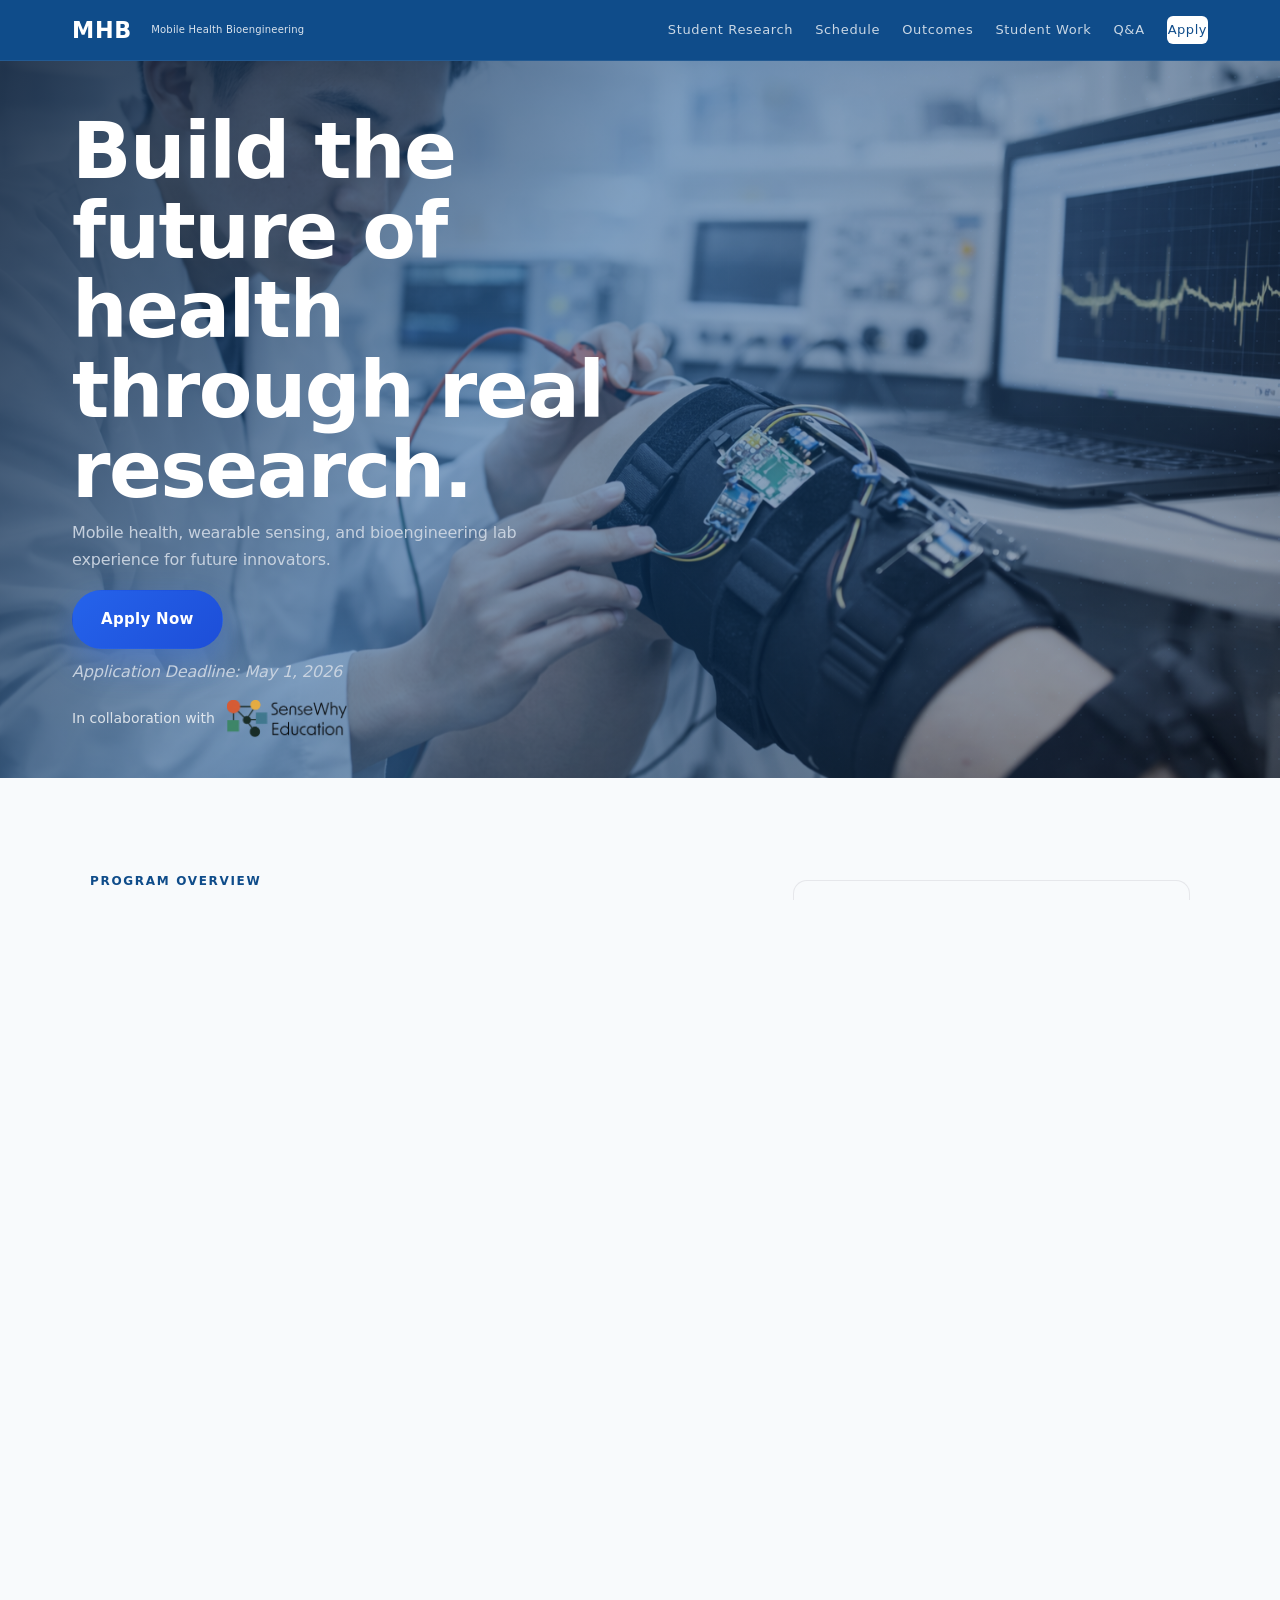
<file: index.html>
<!doctype html>
<html lang="en">
<head>
  <meta charset="UTF-8" />
  <meta name="viewport" content="width=device-width, initial-scale=1.0" />
  <title>Mobile Health Bioengineering (MHB)</title>
  <link rel="icon" href="favicon.ico?v=2" />
  <link rel="icon" type="image/png" sizes="32x32" href="favicon-32.png?v=2" />
  <link rel="icon" type="image/png" sizes="16x16" href="favicon-16.png?v=2" />
  <link rel="apple-touch-icon" href="apple-touch-icon.png?v=2" />
  <link rel="stylesheet" href="styles.css" />
</head>
<body>
  <a class="skip-link" href="#main">Skip to content</a>

  <header class="site-header">
    <div class="container header-inner">
            <a href="index.html" class="brand logo-wrapper" aria-label="Go to homepage">
        <img class="brand-logo logo" src="logo-navbar.svg" alt="Mobile Health Bioengineering logo" />
        <small>Mobile Health Bioengineering</small>
      </a>
      <button type="button" class="nav-toggle" id="nav-toggle" aria-expanded="false" aria-controls="primary-nav" aria-label="Open menu">
        <span class="nav-toggle-bars" aria-hidden="true">
          <span class="nav-toggle-bar"></span>
          <span class="nav-toggle-bar"></span>
          <span class="nav-toggle-bar"></span>
        </span>
      </button>
      <nav class="nav" id="primary-nav" aria-label="Primary">
        <a data-nav="student-research" href="#student-research">Student Research</a>
        <a data-nav="schedule" href="schedule.html">Schedule</a>
        <a data-nav="outcomes" href="program-outcomes.html">Outcomes</a>
        <a data-nav="showcase" href="showcase.html">Student Work</a>
        <a data-nav="faq" href="faq.html">Q&amp;A</a>
        <a class="nav-apply" href="https://forms.gle/hPSidrdWYzqVXL1z7" target="_blank" rel="noreferrer">Apply</a>
      </nav>
    </div>
  </header>

  <main id="main" class="main">
    <!-- Hero -->
    <section class="hero">
      <div class="hero-bg" aria-hidden="true"></div>
      <div class="hero-overlay" aria-hidden="true"></div>

      <div class="hero-shell">
        <div class="hero-copy">
          <h1 class="h1 hero-title-light">Build the future of health through real research.</h1>
          <p class="hero-sub hero-sub-light">Mobile health, wearable sensing, and bioengineering lab experience for future innovators.</p>
          <div class="hero-actions">
            <a class="btn btn-primary btn-apply hero-primary-btn" href="https://forms.gle/hPSidrdWYzqVXL1z7" target="_blank" rel="noreferrer">Apply Now</a>
          </div>
          <p class="hero-sub hero-sub-light" style="font-style: italic;">Application Deadline: May 1, 2026</p>
          <div class="hero-partner">
            <span>In collaboration with</span>
            <a
              href="https://www.sensewhyinc.com/"
              target="_blank"
              rel="noopener noreferrer"
              class="hero-partner-logo-link"
            >
              <img src="swlogo.png" alt="SenseWhy Inc." width="586" decoding="async">
            </a>
          </div>
        </div>
      </div>
    </section>

        <section class="program-overview-section">
      <div class="container">
        <div class="program-overview-grid">
          <div class="program-overview-main">
            <p class="program-overview-label">PROGRAM OVERVIEW</p>
            <h2 class="program-overview-title">Mobile Health Bioengineering Program</h2>
            <p class="program-overview-copy">
              Mobile Health Bioengineering (MHB) is a selective research program in mobile health (mHealth), wearable sensing, and bioengineering for undergraduate and advanced high school students.
            </p>
            <p class="program-overview-copy">
              Under the guidance of a university professor and research mentors, students work in a real lab setting — assembling wearable sensors, collecting live physiological data, designing and running human-subject experiments, and applying signal processing and machine learning to analyze results — completing the full arc from research question to academic poster and paper.
            </p>
          </div>
          <aside class="program-overview-highlights" aria-label="Program highlights">
            <h3>Program Highlights</h3>
            <ul class="program-overview-list">
              <li>Hands-on wearable sensor assembly</li>
              <li>Real physiological data collection</li>
              <li>Human-subject experiment design</li>
              <li>Machine learning &amp; signal processing</li>
              <li>Academic poster &amp; research output</li>
            </ul>
          </aside>
        </div>
      </div>
    </section>

    <!-- Program Location -->
    <section class="section-tight home-section-muted">
      <div class="container">

        <div class="section-title">Program Location</div>

        <div class="section-heading">
          <h2 class="section-heading-title">
            Located in the heart of Chicago’s healthcare innovation hub
          </h2>
          <p class="section-heading-copy">
            A fully immersive experience in one of the most dynamic medical and research environments in the United States.
          </p>
        </div>

        <div class="location-grid">

          <!-- 左侧图片 -->
          <div class="location-image">
            <img
              src="lab-map.png"
              alt="North Side Chicago medical and research district map showing Northwestern University and surrounding institutions"
            />
          </div>

          <!-- 右侧文字 -->
          <div class="location-content">

            <p>
              As a fully immersive program, the Mobile Health Bioengineering course has carefully selected a premier location in North Side, Chicago, just steps from Lake Michigan and the city’s vibrant downtown core.
            </p>

            <p>
              Students benefit from direct proximity to leading academic, medical, and research institutions in one of the nation’s foremost hubs for healthcare innovation, along with easy access to recreation, dining, and cultural experiences:
            </p>

            <ul class="location-list">
              <li>
                <strong>Northwestern University</strong>, Ann & Robert H. Lurie Children's Hospital of Chicago, and Shirley Ryan AbilityLab (medical and research district)
              </li>
              <li>
                <strong>University of Chicago</strong> (nearby academic campus)
              </li>
              <li>
                Navy Pier and Chicago Riverwalk (recreation, waterfront, and cultural activities)
              </li>
            </ul>

          </div>

        </div>
      </div>
    </section>

    <section id="student-research" class="section-tight home-section-accent">
      <div class="container">
        <div class="section-title">Student Research</div>
        <div class="section-heading student-research-heading-compact">
          <p class="section-heading-copy">A focused look at how students turn lab work into real research outcomes.</p>
        </div>
        <div class="student-research-featured featured-project">
          <div class="student-research-feature-panel featured-content">
            <h3 class="student-research-feature-title">TurtleTrack: Posture Monitoring System</h3>
            <p class="student-research-feature-copy">A wearable system that tracks posture and delivers real-time corrective feedback.</p>

            <div class="student-research-tag-row" aria-label="Project tags">
              <span class="student-research-tag">Wearable Tech</span>
              <span class="student-research-tag">Biomechanics</span>
              <span class="student-research-tag">Real-time Feedback</span>
            </div>

            <div class="student-research-components" aria-label="System components">
              <p class="student-research-components-label">System Components</p>
              <div class="student-research-components-grid">
                <article class="student-research-component-card">
                  <img class="component-image" src="元器件1.jpg" alt="Wearable sensor components and circuit modules" />
                  <h4>Sensing</h4>
                  <p>Wearable motion sensors capture posture and movement in real time.</p>
                </article>
                <article class="student-research-component-card">
                  <img class="component-image" src="电气工程2.jpg" alt="Signal processing and data analysis on embedded system" />
                  <h4>Processing</h4>
                  <p>Signal processing pipeline analyzes posture patterns and detects deviations.</p>
                </article>
                <article class="student-research-component-card">
                  <img class="component-image" src="设计原型.jpg" alt="Prototype wearable feedback device design" />
                  <h4>Feedback</h4>
                  <p>Real-time feedback system guides users to correct posture behavior.</p>
                </article>
              </div>
            </div>

          </div>

          <button
            class="student-research-poster-card featured-image"
            type="button"
            data-poster-open="poster-turtletrack-home"
            aria-label="Open TurtleTrack poster preview"
          >
            <img
              src="turtletrack-poster-preview.png"
              alt="TurtleTrack poster preview"
            />
          </button>
        </div>

        <div class="student-research-topics">
          <div class="student-research-topics-shell">
            <div class="student-research-topics-grid project-grid section-container" aria-label="Student research topics">
            <a class="student-research-topic-link" href="projects/exercise-regulator-academic-stress.html">
              <article class="project-card">
                <div class="student-research-sticker-thumb">
                  <img
                    src="电气工程.jpg"
                    alt="Wearable sensors used in exercise and stress tracking"
                  />
                </div>
                <p class="project-tag">Behavioral Science</p>
                <h3 class="project-title">Exercise as a Regulator of Academic Stress</h3>
                <p class="project-desc">Running and meditation strategies measured with wearable stress signals.</p>
              </article>
            </a>
            <a class="student-research-topic-link" href="projects/caffeine-stress-response-study.html">
              <article class="project-card">
                <div class="student-research-sticker-thumb">
                  <img
                    src="电气工程2.jpg"
                    alt="Student reviewing physiological data for caffeine response research"
                  />
                </div>
                <p class="project-tag">Experimental Design</p>
                <h3 class="project-title">Caffeine and Stress Response Study</h3>
                <p class="project-desc">Wearable-based analysis of how caffeine shifts physiological stress response.</p>
              </article>
            </a>
            <a class="student-research-topic-link" href="projects/predicting-periodontal-disease-with-ml.html">
              <article class="project-card">
                <div class="student-research-sticker-thumb">
                  <img
                    src="实验.jpg"
                    alt="Data visualization and machine learning analysis on a display"
                  />
                </div>
                <p class="project-tag">ML + Healthcare</p>
                <h3 class="project-title">Predicting Periodontal Disease with ML</h3>
                <p class="project-desc">Machine learning screening using breath-based VOC sensing data.</p>
              </article>
            </a>
            </div>
            <div class="student-research-more">
              <a class="student-research-more-link" href="showcase.html">View More Projects <span aria-hidden="true">→</span></a>
            </div>
          </div>
        </div>
      </div>
    </section>

    <section id="program-outcomes" class="section-tight home-section-muted">
      <div class="container">
        <div class="section-title">Program Outcomes</div>
        <div class="section-heading">
          <h2 class="section-heading-title">Clear outputs students can carry forward.</h2>
          <p class="section-heading-copy">Academic deliverables, recognition, and practical research experience from one focused program.</p>
        </div>
        <div class="program-outcomes-grid" aria-label="Program outcomes">
          <a class="program-outcome-link" href="program-outcomes.html#certificate">
            <article class="program-outcome-card surface-card">
              <div class="program-outcome-icon" aria-hidden="true">CERT</div>
              <h3>Certificate of Completion</h3>
              <p>Official completion certificate issued through Dr. Alshurafa's affiliated organization.</p>
            </article>
          </a>

          <a class="program-outcome-link" href="program-outcomes.html#proposal-poster">
            <article class="program-outcome-card surface-card">
              <div class="program-outcome-icon" aria-hidden="true">POST</div>
              <h3>Research Proposal &amp; IEEE Poster</h3>
              <p>Students finish a proposal and poster, with selected work advancing toward IEEE submission.</p>
            </article>
          </a>

          <a class="program-outcome-link" href="program-outcomes.html#recommendation">
            <article class="program-outcome-card surface-card">
              <div class="program-outcome-icon" aria-hidden="true">LOR</div>
              <h3>Letter of Recommendation</h3>
              <p>Top-performing students may receive a personalized recommendation letter.</p>
            </article>
          </a>

          <a class="program-outcome-link" href="program-outcomes.html#research-skills">
            <article class="program-outcome-card surface-card">
              <div class="program-outcome-icon" aria-hidden="true">LAB</div>
              <h3>Real Research &amp; Clinical Skills</h3>
              <p>Hands-on lab work builds practical research ability and clinical understanding.</p>
            </article>
          </a>
        </div>
      </div>
    </section>

    <section class="section-tight professor-section">
      <div class="container">

        <!-- Nabil -->
        <div class="prof-row">
          <div class="prof-image">
            <img src="Professor%20Photo.jpg" alt="Nabil Alshurafa">
          </div>

          <div class="prof-content">
            <p class="prof-label">Program Director</p>
            <h2 class="prof-name">Nabil Alshurafa</h2>

            <p>
              Dr. Nabil Alshurafa has been on the faculty of Northwestern University for over ten years, where he teaches courses in mobile health (mHealth), wearable systems, and biomedical engineering. His research is in the fields of wearable sensing, behavioral science, and digital biomarkers.
            </p>

            <p>
              Dr. Alshurafa has many years of experience mentoring high school students in science and engineering, helping multiple generations of students achieve their educational goals. He is passionate about inspiring young scientists to develop creative problem solving skills and make meaningful contributions to society through rigorous, human-centered research.
            </p>
          </div>
        </div>

        <!-- Chris -->
        <div class="prof-row reverse">
          <div class="prof-image">
            <img src="Chris%20Romano.jpg" alt="Chris Romano">
          </div>

          <div class="prof-content">
            <p class="prof-label">Instructor</p>
            <h2 class="prof-name">Chris Romano</h2>
            <p class="prof-sub">Operations Director · Northwestern University</p>
            <div class="prof-email-block">
              <!-- <p class="prof-email"><a href="mailto:chris@sensewhyinc.com">chris@sensewhyinc.com</a></p> -->
              <p class="prof-email"><a href="mailto:programs@sensewhyinc.com">programs@sensewhyinc.com</a></p>
            </div>

            <p>
              Chris Romano is a Human Factors Engineer at SenseWhy Inc. and a research coordinator at Northwestern University, where he works on wearable sensing technologies for behavioral and preventive medicine.
            </p>

            <p>
              He focuses on designing and running clinical studies, analyzing data, and developing digital health systems that translate real-world behavioral signals into meaningful insights. In this program, he supports student research and project development, providing guidance on experimental design, data analysis, and real-world implementation.
            </p>
          </div>
        </div>

      </div>
    </section>

    <!-- CTA -->
    <section class="section-tight">
      <div class="container cta-minimal">
        <p class="cta-eyebrow">Join the next cohort</p>
        <div class="h2">Interested in joining MHB?</div>
        <p class="cta-note">Selective program. Applications are reviewed by faculty.</p>
        <div class="cta-wrap apply-cta-actions">
          <a class="btn btn-primary btn-apply" href="https://forms.gle/hPSidrdWYzqVXL1z7" target="_blank" rel="noreferrer">Apply Now</a>
          <a class="btn btn-secondary" href="mailto:programs@sensewhyinc.com?subject=MHB%20Inquiry">Contact Us</a>
        </div>
        <br />
        <p class="cta-note" style="font-style: italic;">Application Deadline: May 1, 2026</p>
      </div>
    </section>
  </main>

  <div class="poster-modal" id="poster-turtletrack-home" hidden>
    <div class="poster-modal-panel">
      <button class="poster-close" type="button" data-poster-close>Close</button>
      <div class="poster-modal-sheet">
        <iframe
          class="poster-pdf-frame"
          src="sample%20poster/TurtleTrack%20Poster.pdf#view=FitH"
          title="TurtleTrack poster PDF preview"
        ></iframe>
      </div>
    </div>
  </div>

  <footer class="footer">
    <div class="container footer-inner">
      <div>
        <div style="font-weight:680;color:var(--text);">Mobile Health Bioengineering (MHB)</div>
        <div style="margin-top:6px;">Hands-on mobile health, sensing, and bioengineering research education.</div>
      </div>
      <div style="max-width:46ch;">
        <div style="margin-top:6px;">Selective mobile health and bioengineering research program.</div>
      </div>
      <!-- <div class="footer-col footer-partner">
        <div class="footer-partner-name">SenseWhy Inc.</div>
        <p class="footer-partner-tagline">Mobile health technology company · Wearable sensing, behavioral analytics, and digital health systems.</p>
        <p class="footer-partner-address">Chicago, Illinois, United States</p>
        <p class="footer-partner-web"><a href="https://www.sensewhyinc.com/" target="_blank" rel="noopener noreferrer">sensewhyinc.com</a></p>
      </div> -->
    </div>
  </footer>

  <script defer src="site.js"></script>
</body>
</html>
</file>
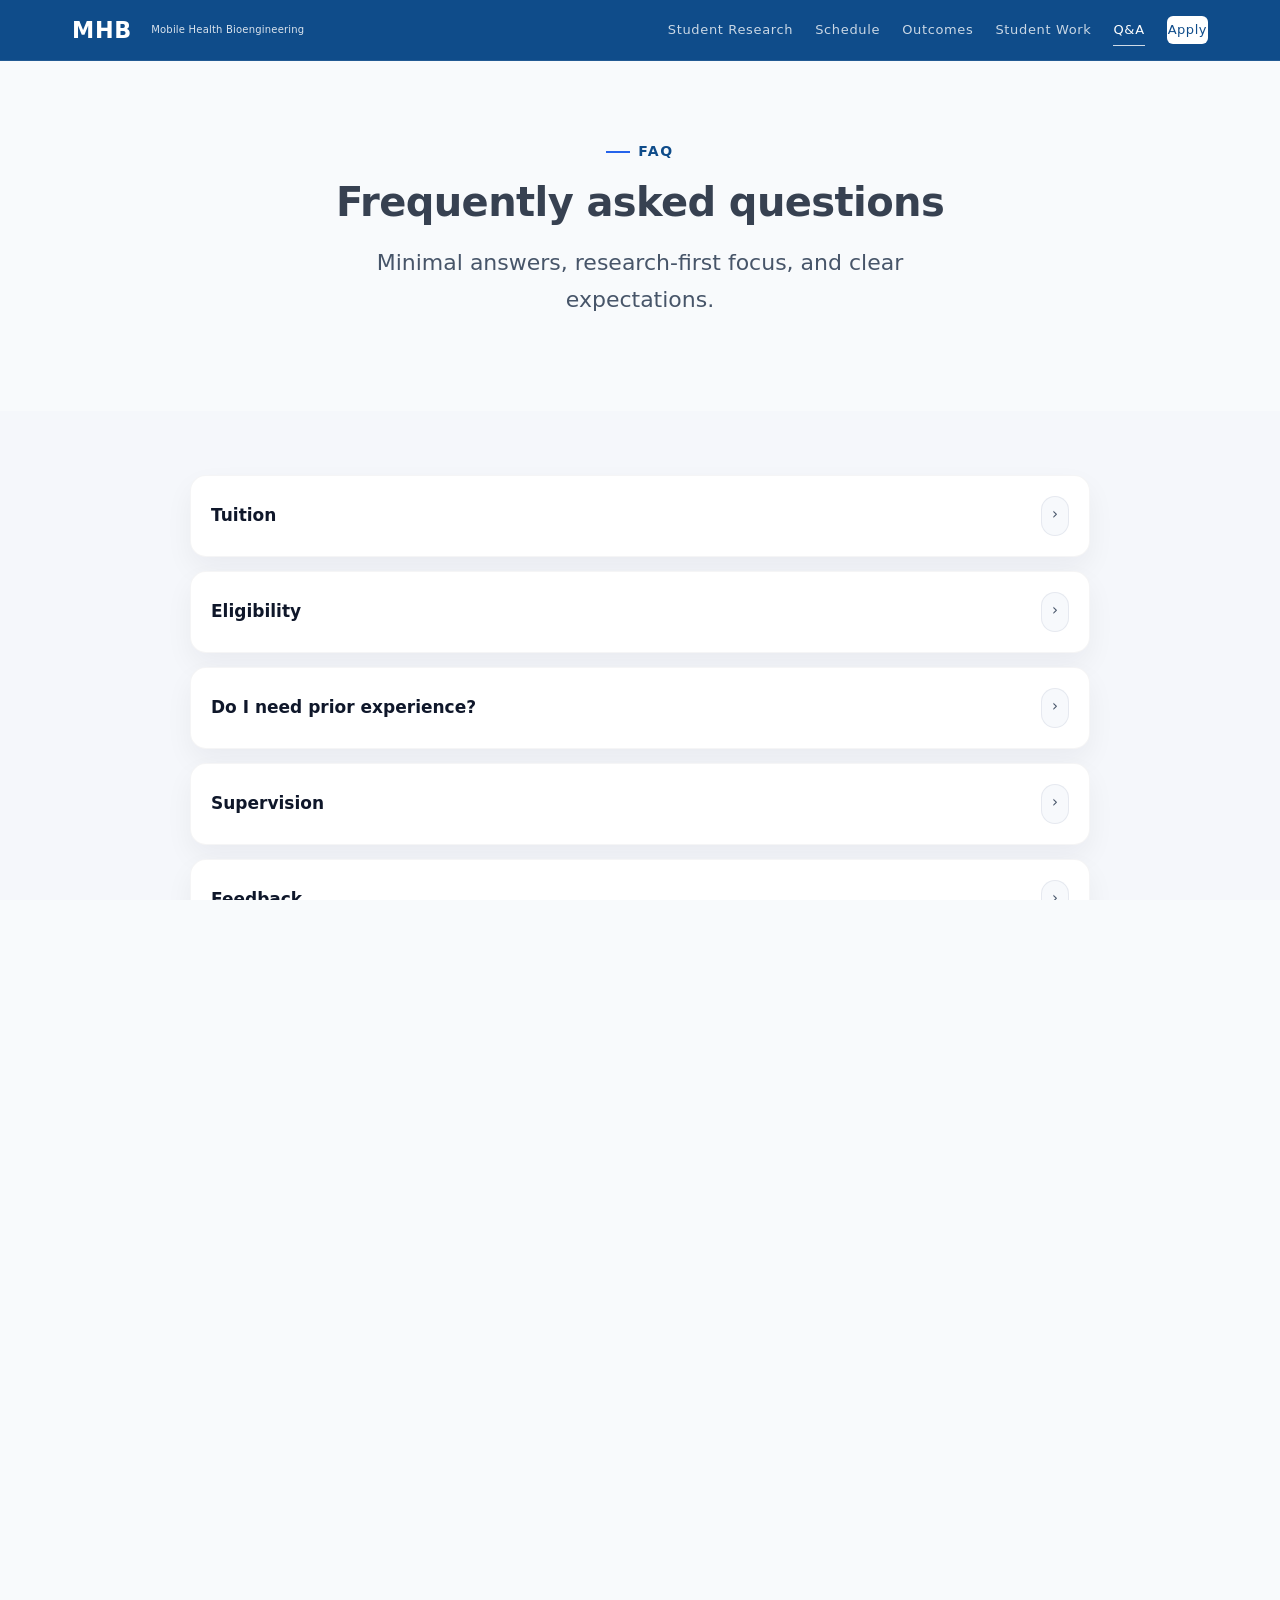
<file: faq.html>
<!doctype html>
<html lang="en">
<head>
  <meta charset="UTF-8" />
  <meta name="viewport" content="width=device-width, initial-scale=1.0" />
  <title>FAQ | Mobile Health Bioengineering (MHB)</title>
  <link rel="icon" href="favicon.ico?v=2" />
  <link rel="icon" type="image/png" sizes="32x32" href="favicon-32.png?v=2" />
  <link rel="icon" type="image/png" sizes="16x16" href="favicon-16.png?v=2" />
  <link rel="apple-touch-icon" href="apple-touch-icon.png?v=2" />
  <link rel="stylesheet" href="styles.css" />
</head>
<body>
  <a class="skip-link" href="#main">Skip to content</a>

  <header class="site-header">
    <div class="container header-inner">
            <a href="index.html" class="brand logo-wrapper" aria-label="Go to homepage">
        <img class="brand-logo logo" src="logo-navbar.svg" alt="Mobile Health Bioengineering logo" />
        <small>Mobile Health Bioengineering</small>
      </a>
      <button type="button" class="nav-toggle" id="nav-toggle" aria-expanded="false" aria-controls="primary-nav" aria-label="Open menu">
        <span class="nav-toggle-bars" aria-hidden="true">
          <span class="nav-toggle-bar"></span>
          <span class="nav-toggle-bar"></span>
          <span class="nav-toggle-bar"></span>
        </span>
      </button>
      <nav class="nav" id="primary-nav" aria-label="Primary">
        <a data-nav="student-research" href="index.html#student-research">Student Research</a>
        <a data-nav="schedule" href="schedule.html">Schedule</a>
        <a data-nav="outcomes" href="program-outcomes.html">Outcomes</a>
        <a data-nav="showcase" href="showcase.html">Student Work</a>
        <a data-nav="faq" href="faq.html">Q&amp;A</a>
        <a class="nav-apply" href="https://forms.gle/hPSidrdWYzqVXL1z7" target="_blank" rel="noreferrer">Apply</a>
      </nav>
    </div>
  </header>

  <main id="main" class="main">
    <section class="section-tight">
      <div class="container faq-page-header">
        <div class="page-centered">
          <div class="section-title">FAQ</div>
          <h1 class="h2">Frequently asked questions</h1>
          <p class="lead faq-page-intro">
            Minimal answers, research-first focus, and clear expectations.
          </p>
        </div>
      </div>
    </section>

    <section class="section faq-page-section">
      <div class="container">
        <div class="faq-shell">
          <div class="faq" aria-label="FAQ accordion">
          <details>
            <summary>
              <span class="q">Tuition</span>
              <span class="chev" aria-hidden="true"><span>›</span></span>
            </summary>
            <div class="a">
              <p><strong>Program tuition:</strong> <strong>$7,500</strong>.</p>
              <p style="margin-top:12px;"><strong>Additional fee ($1,500):</strong> covers coordinated <strong>housing and meals</strong> during the onsite segment, together with <strong>equipment and materials</strong> required for labs, prototyping, and project work (allocated by the program; not a separate retail purchase).</p>
              <p style="margin-top:12px;color:var(--muted);font-size:14px;">Figures are stated in USD; any updates are confirmed at offer or enrollment.</p>
            </div>
          </details>

          <details>
            <summary>
              <span class="q">Eligibility</span>
              <span class="chev" aria-hidden="true"><span>›</span></span>
            </summary>
            <div class="a">
              <p>MHB is intended for <strong>high school and undergraduate students</strong> who want structured, mentor-led exposure to mobile health, wearable sensing, and bioengineering research—not a passive lecture series, but a sequenced research experience with lab deliverables.</p>
              <p style="margin-top:12px;">We do <strong>not</strong> expect prior research publications or advanced programming. Helpful (but not strictly required) backgrounds include: comfort with high-school mathematics and basic science coursework; willingness to read short technical excerpts; and reliable written English for notes, short summaries, and team communication. Students should be prepared to follow safety and protocol guidance in shared lab settings.</p>
            </div>
          </details>

          <details>
            <summary>
              <span class="q">Do I need prior experience?</span>
              <span class="chev" aria-hidden="true"><span>›</span></span>
            </summary>
            <div class="a">
              <strong>No experience is required</strong>. Students are supported through foundations, lab guidance, and structured research milestones.
            </div>
          </details>

          <details>
            <summary>
              <span class="q">Supervision</span>
              <span class="chev" aria-hidden="true"><span>›</span></span>
            </summary>
            <div class="a">
              Students receive <strong>full support</strong> throughout online and onsite phases, including lab mentorship and research check-ins.
            </div>
          </details>

          <details>
            <summary>
              <span class="q">Feedback</span>
              <span class="chev" aria-hidden="true"><span>›</span></span>
            </summary>
            <div class="a">
              Feedback is delivered through <strong>mentorship</strong>: review cycles on proposals, data interpretation, and presentation preparation.
            </div>
          </details>

          <details>
            <summary>
              <span class="q">Outcomes</span>
              <span class="chev" aria-hidden="true"><span>›</span></span>
            </summary>
            <div class="a">
              Students leave with a <strong>research proposal</strong>, documented <strong>hands-on lab experience</strong>, and practice in scientific communication.
            </div>
          </details>

          <details>
            <summary>
              <span class="q">What makes MHB different?</span>
              <span class="chev" aria-hidden="true"><span>›</span></span>
            </summary>
            <div class="a">
              <p>Most short programs either teach tools in isolation or offer a generic “STEM experience.” MHB is built as a <strong>compressed research arc</strong>: you move from motivating clinical or behavioral questions, through measurement design and wearable sensing, to signal interpretation, responsible use of data, and scientific communication—closer to how contemporary mHealth labs actually operate.</p>
              <p style="margin-top:12px;">The sequence deliberately couples <strong>hardware and software literacy</strong> (sensing modalities, constraints, failure modes) with <strong>methods thinking</strong> (what can be claimed from which signals, and what cannot). That integration is what allows work to feel like research engineering rather than a kit-based exercise.</p>
              <p style="margin-top:12px;">MHB also situates the technical stack in a <strong>real institutional and translational context</strong>: proximity to leading medical and engineering ecosystems, and collaboration with industry partners in wearable health, frames problems the way funders, clinicians, and reviewers frame them—feasibility, human factors, and evidence quality included.</p>
              <p style="margin-top:12px;color:var(--muted);font-size:14px;">In short: the difference is not a single flashy project, but a coherent pipeline from question → instrumentation → analysis → communication, held to the expectations of serious mobile health inquiry.</p>
            </div>
          </details>
        </div>
        </div>
      </div>
    </section>

    <section class="section-tight">
      <div class="container soft-cta">
        <div class="section-title">If you’re ready</div>
        <div class="h2">Apply to MHB</div>
        <p class="cta-note">Limited spots available. Applications are reviewed by faculty.</p>
        <div class="cta-wrap apply-cta-actions">
          <a class="btn btn-primary btn-apply" href="https://forms.gle/hPSidrdWYzqVXL1z7" target="_blank" rel="noreferrer">Apply Now</a>
          <a class="btn btn-secondary" href="mailto:chris@sensewhyinc.com?subject=MHB%20Inquiry">Contact Us</a>
        </div>
      </div>
    </section>
  </main>

  <footer class="footer">
    <div class="container footer-inner">
      <div>
        <div style="font-weight:680;color:var(--text);">Mobile Health Bioengineering (MHB)</div>
        <div style="margin-top:6px;">Hands-on mobile health, sensing, and bioengineering research education.</div>
      </div>
      <div style="max-width:46ch;">
        <div>Contact: <span class="muted">programs@sensewhyinc.com</span></div>
        <div style="margin-top:6px;">Selective mobile health and bioengineering research program.</div>
      </div>
      <!-- <div class="footer-col footer-partner">
        <div class="footer-partner-name">SenseWhy Inc.</div>
        <p class="footer-partner-tagline">Mobile health technology company · Wearable sensing, behavioral analytics, and digital health systems.</p>
        <p class="footer-partner-address">Chicago, Illinois, United States</p>
        <p class="footer-partner-web"><a href="https://www.sensewhyinc.com/" target="_blank" rel="noopener noreferrer">sensewhyinc.com</a></p>
      </div> -->
    </div>
  </footer>

  <script defer src="site.js"></script>
</body>
</html>
</file>
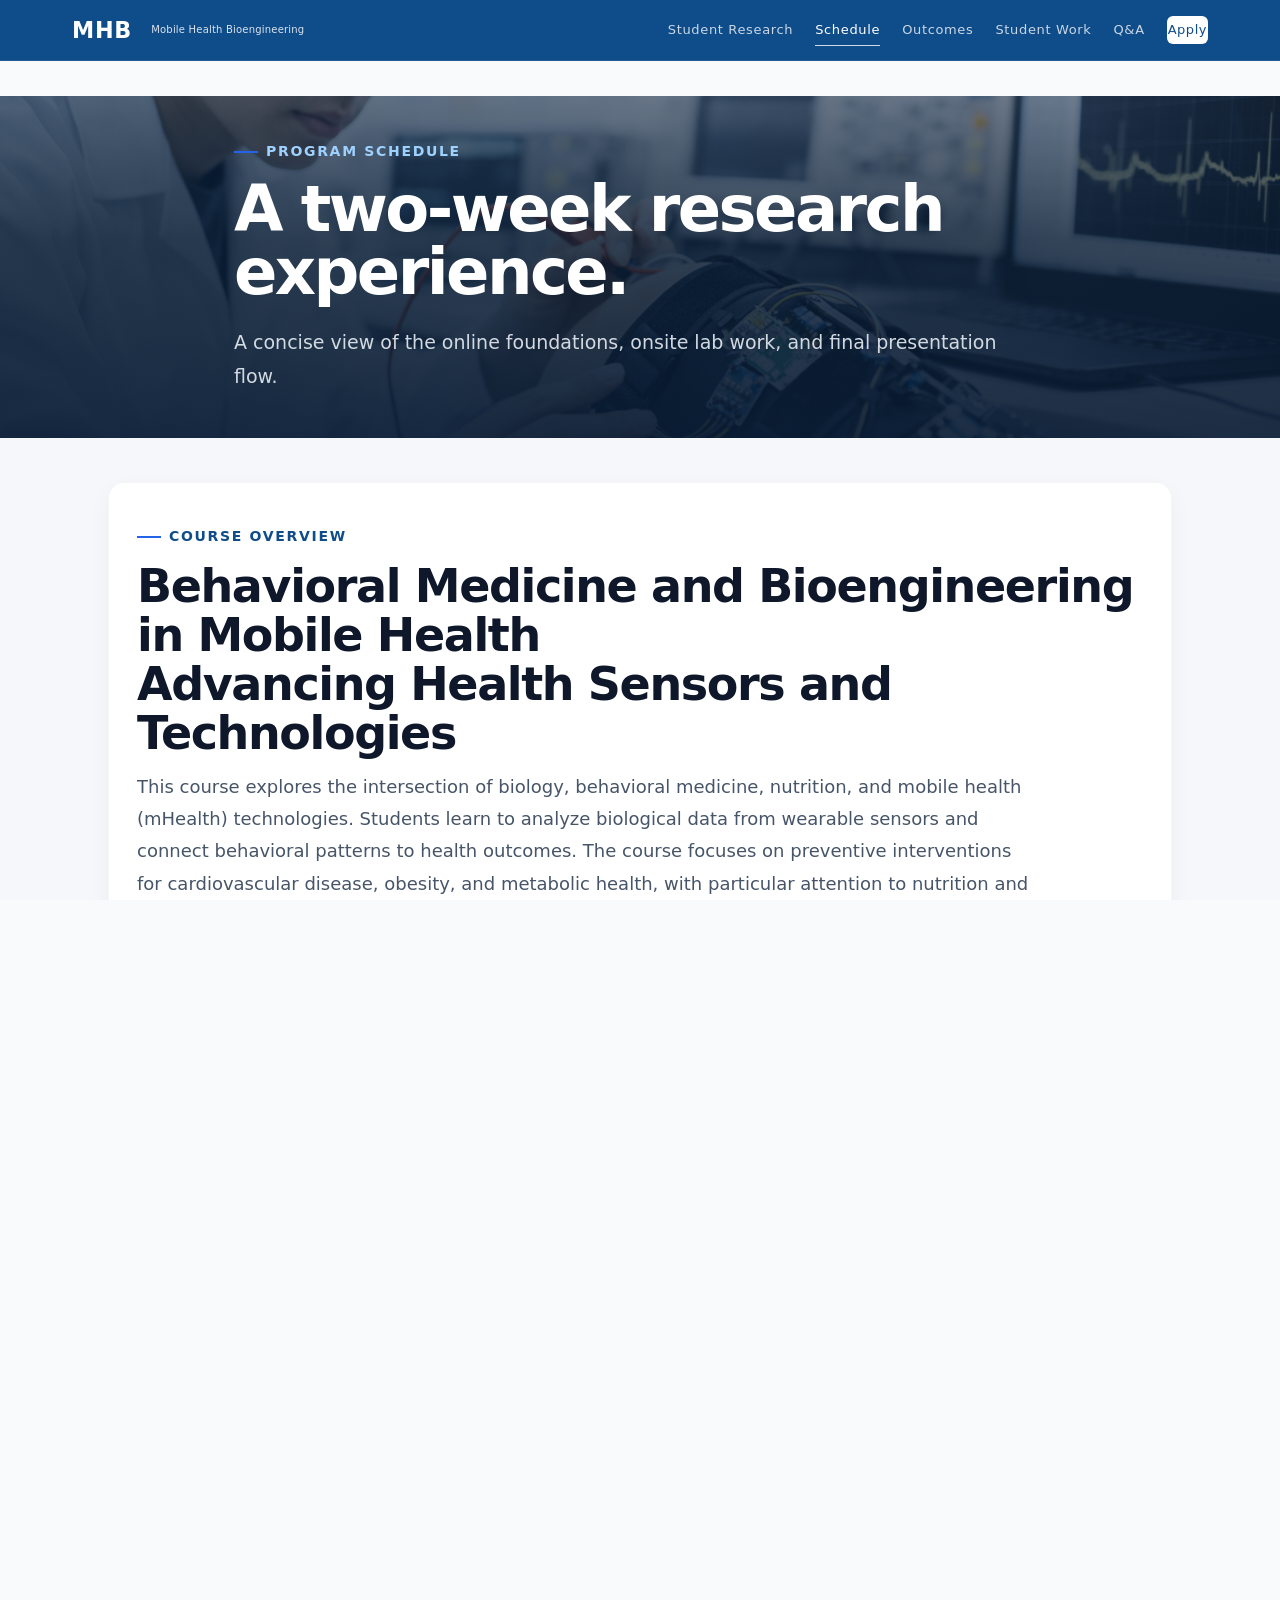
<file: schedule.html>
<!doctype html>
<html lang="en">
<head>
  <meta charset="UTF-8" />
  <meta name="viewport" content="width=device-width, initial-scale=1.0" />
  <title>Program Schedule | Mobile Health Bioengineering (MHB)</title>
  <link rel="icon" href="favicon.ico?v=2" />
  <link rel="icon" type="image/png" sizes="32x32" href="favicon-32.png?v=2" />
  <link rel="icon" type="image/png" sizes="16x16" href="favicon-16.png?v=2" />
  <link rel="apple-touch-icon" href="apple-touch-icon.png?v=2" />
  <link rel="stylesheet" href="styles.css" />
</head>
<body>
  <a class="skip-link" href="#main">Skip to content</a>

  <header class="site-header">
    <div class="container header-inner">
            <a href="index.html" class="brand logo-wrapper" aria-label="Go to homepage">
        <img class="brand-logo logo" src="logo-navbar.svg" alt="Mobile Health Bioengineering logo" />
        <small>Mobile Health Bioengineering</small>
      </a>
      <button type="button" class="nav-toggle" id="nav-toggle" aria-expanded="false" aria-controls="primary-nav" aria-label="Open menu">
        <span class="nav-toggle-bars" aria-hidden="true">
          <span class="nav-toggle-bar"></span>
          <span class="nav-toggle-bar"></span>
          <span class="nav-toggle-bar"></span>
        </span>
      </button>
      <nav class="nav" id="primary-nav" aria-label="Primary">
        <a data-nav="student-research" href="index.html#student-research">Student Research</a>
        <a data-nav="schedule" href="schedule.html">Schedule</a>
        <a data-nav="outcomes" href="program-outcomes.html">Outcomes</a>
        <a data-nav="showcase" href="showcase.html">Student Work</a>
        <a data-nav="faq" href="faq.html">Q&amp;A</a>
        <a class="nav-apply" href="https://forms.gle/hPSidrdWYzqVXL1z7" target="_blank" rel="noreferrer">Apply</a>
      </nav>
    </div>
  </header>

  <main id="main" class="main">
    <section class="section-tight outcomes-hero schedule-hero">
      <div class="schedule-hero-bg" aria-hidden="true"></div>
      <div class="schedule-hero-overlay" aria-hidden="true"></div>
      <div class="container outcomes-hero-shell">
        <div class="section-title">Program Schedule</div>
        <h1 class="outcomes-page-title">A two-week research experience.</h1>
        <p class="outcomes-page-intro">A concise view of the online foundations, onsite lab work, and final presentation flow.</p>
      </div>
    </section>

    <section class="section-tight schedule-overview-section">
      <div class="container container--schedule-wide">
        <div class="schedule-page-shell surface-card">
          <div class="schedule-course-header">
            <div class="section-title">Course Overview</div>
            <h2 class="schedule-course-title">Behavioral Medicine and Bioengineering in Mobile Health<br />Advancing Health Sensors and Technologies</h2>
            <p class="schedule-course-copy">This course explores the intersection of biology, behavioral medicine, nutrition, and mobile health (mHealth) technologies. Students learn to analyze biological data from wearable sensors and connect behavioral patterns to health outcomes. The course focuses on preventive interventions for cardiovascular disease, obesity, and metabolic health, with particular attention to nutrition and real-time health monitoring.</p>
          </div>
          <div class="schedule-content">
            <div class="schedule-main-grid">
              <div class="schedule-main-grid__left">
                <div class="schedule-card">
                  <h4 class="schedule-card-title">Key Questions</h4>
                  <ul class="schedule-detail-list">
                    <li>How do biological markers (e.g., heart rate, glucose, cortisol) track health status?</li>
                    <li>What is the relationship between behavior, nutrition, and biological responses?</li>
                    <li>How can wearable sensor data inform behavioral and dietary interventions?</li>
                    <li>What challenges exist in user engagement, data privacy, and ethics?</li>
                  </ul>
                </div>

              </div>

              <div class="schedule-main-grid__right">
                <div class="schedule-card">
                  <h4 class="schedule-card-title">What You Will Learn</h4>
                  <ul class="schedule-detail-list">
                    <li>Understanding how wearable sensor data reflects physiological states such as heart rate variability, glucose levels, and stress indicators</li>
                    <li>Connecting behavioral patterns (sleep, nutrition, activity) to measurable health outcomes</li>
                    <li>Designing data-driven interventions for preventive healthcare</li>
                    <li>Interpreting real-world biological data using computational and analytical approaches</li>
                  </ul>
                </div>

                <div class="schedule-card schedule-program-block">
                  <h4 class="schedule-program-block__title">Program Schedule</h4>
                  <p class="schedule-program-block__subtitle">A structured combination of online preparation, onsite lab work, and guided research.</p>

                  <div class="schedule-card schedule-schedule-card">
                    <div class="schedule-schedule-card__head">
                      <span class="schedule-badge">June 10–13</span>
                      <h5>Online Preparation <strong>(June 10 – June 13)</strong></h5>
                    </div>
                    <ul class="schedule-detail-list">
                      <li>Format: Online (4 days)</li>
                      <li>Dr.-led session: 1 hour per day</li>
                      <li>Mentor session: 2 hours per day</li>
                    </ul>
                  </div>

                  <div class="schedule-card schedule-schedule-card">
                    <div class="schedule-schedule-card__head">
                      <span class="schedule-badge">June 14</span>
                      <h5>Onsite Kickoff <strong>(June 14)</strong></h5>
                    </div>
                    <ul class="schedule-detail-list">
                      <li>Lab visit</li>
                      <li>Study clinic visit</li>
                    </ul>
                  </div>

                  <div class="schedule-card schedule-schedule-card highlight">
                    <div class="schedule-schedule-card__head">
                      <span class="schedule-badge">June 15–19</span>
                      <h5>Onsite Program <strong>(June 15 – June 19)</strong></h5>
                    </div>
                    <p class="program-schedule-daily-label">Daily schedule:</p>
                    <div class="time-row">
                      <p>9:00 – 11:00 AM</p>
                      <p>Dr.-led sessions (2 hours)</p>
                    </div>
                    <div class="time-row">
                      <p>11:00 AM – 1:00 PM</p>
                      <p>Lunch break</p>
                    </div>
                    <div class="time-row">
                      <p>1:00 – 3:00 PM</p>
                      <p>Mentor sessions (2 hours)</p>
                    </div>
                  </div>

                  <div class="schedule-card schedule-schedule-card">
                    <div class="schedule-schedule-card__head">
                      <span class="schedule-badge">June 20–28</span>
                      <h5>Independent Research <strong>(June 20 – June 28)</strong></h5>
                    </div>
                    <ul class="schedule-detail-list">
                      <li>Data collection</li>
                      <li>Self-directed study</li>
                      <li>Project development</li>
                    </ul>
                  </div>

                  <div class="schedule-card schedule-schedule-card">
                    <div class="schedule-schedule-card__head">
                      <span class="schedule-badge">June 29–July 3</span>
                      <h5>Online Sessions <strong>(June 29 – July 3)</strong></h5>
                    </div>
                    <ul class="schedule-detail-list">
                      <li>Dr.-led session: 1 hour per day</li>
                      <li>Mentor session: 2 hours per day</li>
                    </ul>
                  </div>

                  <div class="schedule-card schedule-schedule-card schedule-schedule-card--final">
                    <div class="schedule-schedule-card__head">
                      <span class="schedule-badge">Final</span>
                      <h5>Final Presentation</h5>
                    </div>
                    <ul class="schedule-detail-list">
                      <li>Student research presentations</li>
                      <li>Feedback from Dr. Alshurafa and peers</li>
                    </ul>
                  </div>
                </div>
              </div>
            </div>
            <br />
            <h3>Key Topics</h3>
            <br />
            <div class="schedule-tags">
              <span>Mobile Health (mHealth)</span>
              <span>Wearable Sensors</span>
              <span>Behavioral Medicine</span>
              <span>Biological Data</span>
              <span>Health Monitoring</span>
              <span>Preventive Interventions</span>
              <span>Stress Management</span>
              <span>Cardiovascular Diseases</span>
              <span>Obesity</span>
              <span>Nutrition &amp; Dietetics</span>
              <span>Digital Health Technologies</span>
            </div>

            <div class="schedule-detail-grid">
              <div class="schedule-detail-block">
                <h4>Course Requirements</h4>
                <ul class="schedule-detail-list">
                  <li>Active participation in all sessions</li>
                  <li>Completion of assignments leading to final research paper</li>
                  <li>Collaboration in research teams</li>
                  <li>Engagement in discussions and seminars</li>
                </ul>
              </div>
              <div class="schedule-detail-block">
                <h4>Grading</h4>
                <ul class="schedule-detail-list">
                  <li>Participation: 10%</li>
                  <li>Assignments: 40%</li>
                  <li>Final Research Paper &amp; Presentation: 50%</li>
                </ul>
              </div>
            </div>

            <div class="schedule-detail-grid">
              <div class="schedule-detail-block">
                <h4>Prerequisites</h4>
                <p>This course is intended for students interested in biology, biomedical engineering, electrical engineering, bioinformatics, pre-med, or preventive medicine. Basic familiarity with biological concepts and data analysis is recommended.</p>
              </div>
              <div class="schedule-detail-block">
                <h4>Final Output</h4>
                <ul class="schedule-detail-list">
                  <li>A full research paper on a real-world health problem</li>
                  <li>A presentation based on research findings</li>
                  <li>Application of wearable sensor data to health interventions</li>
                </ul>
              </div>
            </div>
          </div>
        </div>
      </div>
    </section>

    <section class="section-tight schedule-cta-section">
      <div class="container">
        <div class="apply-cta schedule-apply-cta surface-card">
          <h2>Ready to join the next cohort?</h2>
          <p>A clear application is the fastest path into the program.</p>
          <div class="apply-cta-actions">
            <a class="btn btn-primary btn-apply" href="https://forms.gle/hPSidrdWYzqVXL1z7" target="_blank" rel="noreferrer">Apply Now</a>
          </div>
          <p class="cta-note" style="font-style: italic;">Application Deadline: May 1, 2026</p>
        </div>
      </div>
    </section>
  </main>

  <footer class="footer">
    <div class="container footer-inner">
      <div>
        <div style="font-weight:680;color:var(--text);">Mobile Health Bioengineering (MHB)</div>
        <div style="margin-top:6px;">Hands-on mobile health, sensing, and bioengineering research education.</div>
      </div>
      <div style="max-width:46ch;">
        <div>Contact: <span class="muted">programs@sensewhyinc.com</span></div>
        <div style="margin-top:6px;">Selective mobile health and bioengineering research program.</div>
      </div>
      <!-- <div class="footer-col footer-partner">
        <div class="footer-partner-name">SenseWhy Inc.</div>
        <p class="footer-partner-tagline">Mobile health technology company · Wearable sensing, behavioral analytics, and digital health systems.</p>
        <p class="footer-partner-address">Chicago, Illinois, United States</p>
        <p class="footer-partner-web"><a href="https://www.sensewhyinc.com/" target="_blank" rel="noopener noreferrer">sensewhyinc.com</a></p>
      </div> -->
    </div>
  </footer>

  <script defer src="site.js"></script>
</body>
</html>
</file>
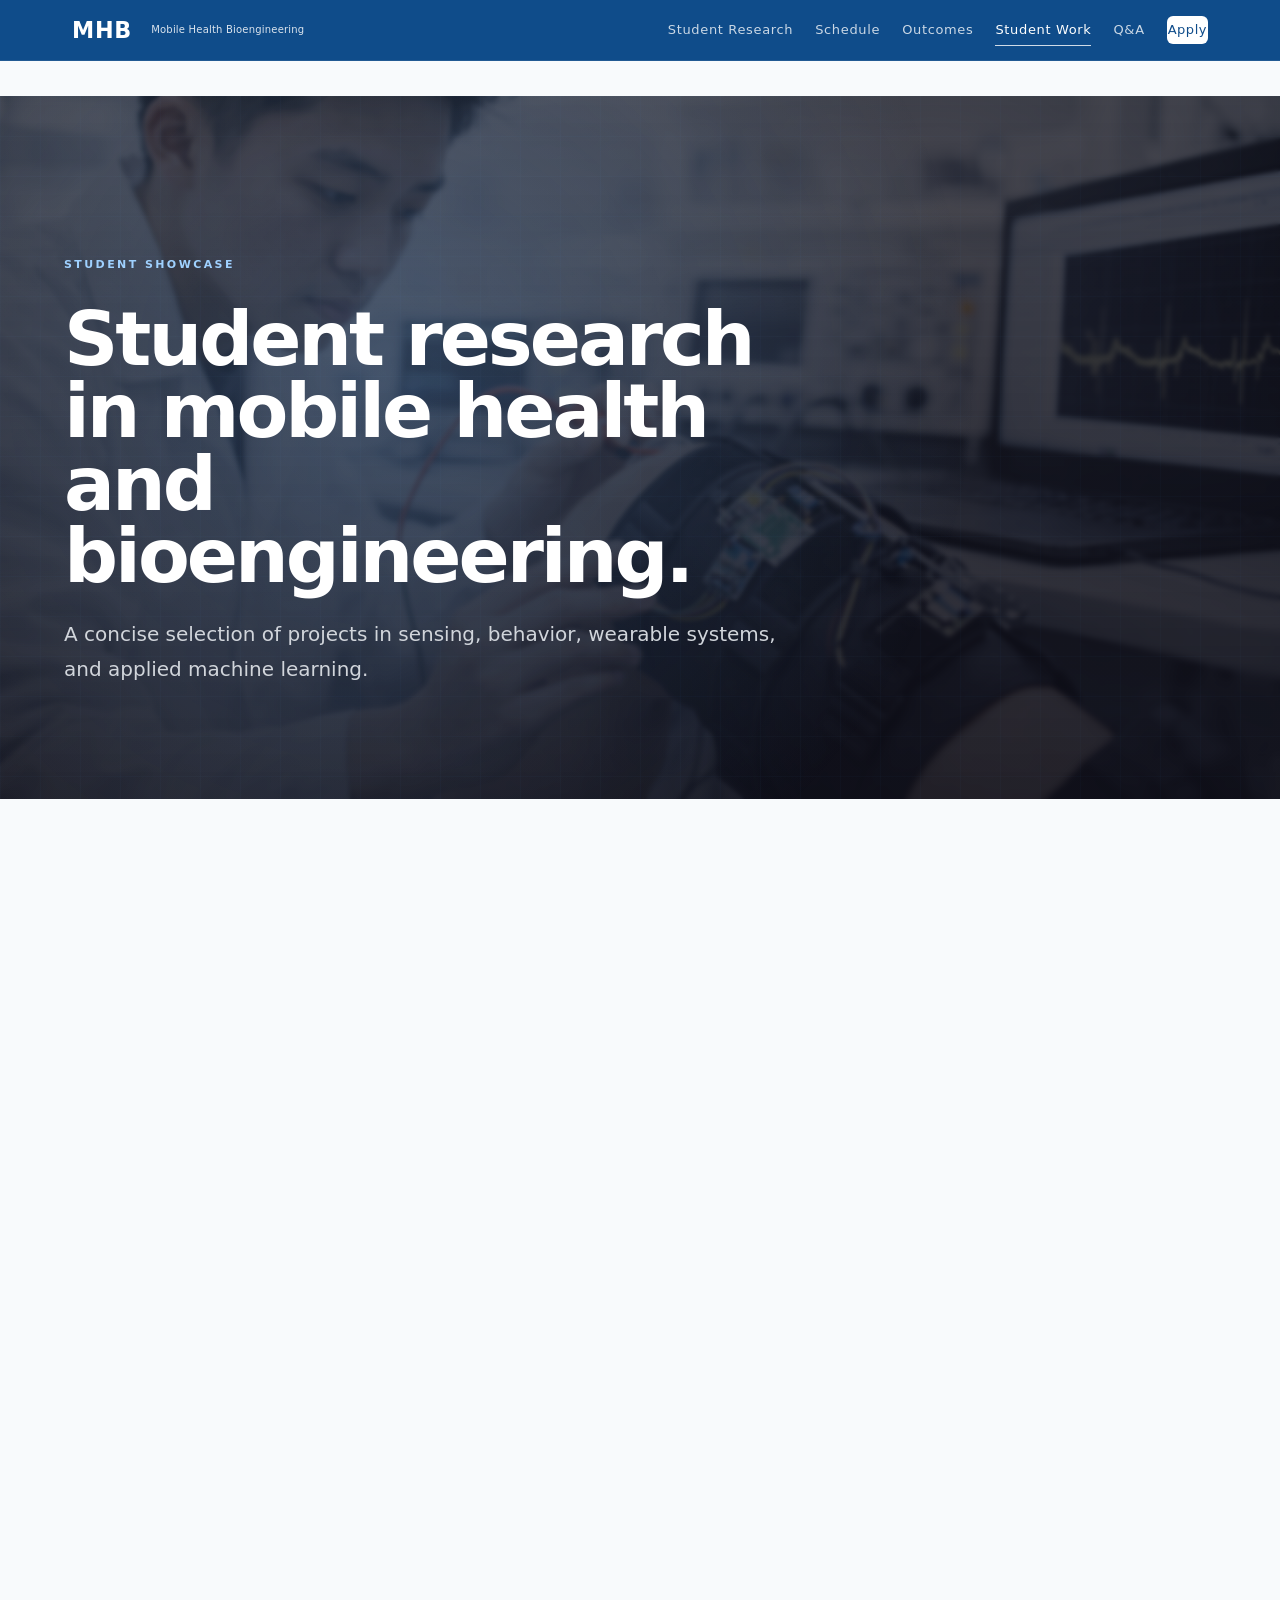
<file: showcase.html>
<!doctype html>
<html lang="en">
<head>
  <meta charset="UTF-8" />
  <meta name="viewport" content="width=device-width, initial-scale=1.0" />
  <title>Student Showcase | Mobile Health Bioengineering (MHB)</title>
  <link rel="icon" href="favicon.ico?v=2" />
  <link rel="icon" type="image/png" sizes="32x32" href="favicon-32.png?v=2" />
  <link rel="icon" type="image/png" sizes="16x16" href="favicon-16.png?v=2" />
  <link rel="apple-touch-icon" href="apple-touch-icon.png?v=2" />
  <link rel="stylesheet" href="styles.css" />
</head>
<body>
  <a class="skip-link" href="#main">Skip to content</a>

  <header class="site-header">
    <div class="container header-inner">
            <a href="index.html" class="brand logo-wrapper" aria-label="Go to homepage">
        <img class="brand-logo logo" src="logo-navbar.svg" alt="Mobile Health Bioengineering logo" />
        <small>Mobile Health Bioengineering</small>
      </a>
      <button type="button" class="nav-toggle" id="nav-toggle" aria-expanded="false" aria-controls="primary-nav" aria-label="Open menu">
        <span class="nav-toggle-bars" aria-hidden="true">
          <span class="nav-toggle-bar"></span>
          <span class="nav-toggle-bar"></span>
          <span class="nav-toggle-bar"></span>
        </span>
      </button>
      <nav class="nav" id="primary-nav" aria-label="Primary">
        <a data-nav="student-research" href="index.html#student-research">Student Research</a>
        <a data-nav="schedule" href="schedule.html">Schedule</a>
        <a data-nav="outcomes" href="program-outcomes.html">Outcomes</a>
        <a data-nav="showcase" href="showcase.html">Student Work</a>
        <a data-nav="faq" href="faq.html">Q&amp;A</a>
        <a class="nav-apply" href="https://forms.gle/hPSidrdWYzqVXL1z7" target="_blank" rel="noreferrer">Apply</a>
      </nav>
    </div>
  </header>

  <main id="main" class="main">
    <section class="showcase-hero-dark">
      <div class="showcase-hero-bg" aria-hidden="true"></div>
      <div class="showcase-hero-overlay" aria-hidden="true"></div>
      <div class="showcase-hero-grid" aria-hidden="true"></div>
      <div class="showcase-hero-glow" aria-hidden="true"></div>

      <div class="container showcase-hero-shell">
        <div class="showcase-hero-copy showcase-hero-reveal" data-hero-reveal>
          <div class="showcase-hero-label">Student Showcase</div>
          <h1 class="showcase-page-title-dark">
            Student research in mobile health and bioengineering.
          </h1>
          <p class="showcase-page-intro-dark">
            A concise selection of projects in sensing, behavior, wearable systems, and applied machine learning.
          </p>
        </div>

      </div>
    </section>

    <section class="section-tight">
      <div class="container">
        <div class="showcase-grid" aria-label="Student showcase projects">
          <article class="showcase-project reveal-on-scroll" style="--reveal-delay:0ms;">
            <h2>Exercise as a Regulator of Academic Stress</h2>
            <p class="showcase-project-desc">
              A study investigating how running and meditation impact acute academic stress using PPG and GSR sensors.
            </p>
            <div class="showcase-project-tags">
              <span>Behavioral Science</span>
              <span>Wearable Sensors</span>
              <span>Data Analysis</span>
            </div>
            <a class="showcase-project-link" href="projects/exercise-regulator-academic-stress.html">View Project</a>
          </article>

          <article class="showcase-project reveal-on-scroll" style="--reveal-delay:90ms;">
            <h2>Caffeine and Stress Response Study</h2>
            <p class="showcase-project-desc">
              An experimental study examining the effect of caffeine intake on physiological stress responses using wearable data.
            </p>
            <div class="showcase-project-tags">
              <span>Experimental Design</span>
              <span>Health Data</span>
              <span>Human Subjects</span>
            </div>
            <a class="showcase-project-link" href="projects/caffeine-stress-response-study.html">View Project</a>
          </article>

          <article class="showcase-project reveal-on-scroll" style="--reveal-delay:180ms;">
            <h2>TurtleTrack: Posture Monitoring System</h2>
            <p class="showcase-project-desc">
              A wearable system that tracks posture and provides feedback for correction using motion sensors.
            </p>
            <div class="showcase-project-tags">
              <span>Wearable Tech</span>
              <span>Biomechanics</span>
              <span>Real-time Feedback</span>
            </div>
            <a class="showcase-project-link" href="projects/turtletrack-posture-monitoring-system.html">View Project</a>
          </article>

          <article class="showcase-project reveal-on-scroll" style="--reveal-delay:270ms;">
            <h2>Predicting Periodontal Disease with ML</h2>
            <p class="showcase-project-desc">
              A machine learning model using breath-based VOC sensor data to classify periodontal disease severity.
            </p>
            <div class="showcase-project-tags">
              <span>Machine Learning</span>
              <span>Healthcare</span>
              <span>Diagnostics</span>
            </div>
            <a class="showcase-project-link" href="projects/predicting-periodontal-disease-with-ml.html">View Project</a>
          </article>
        </div>
      </div>
    </section>
    <section class="section-tight">
      <div class="container">
        <div class="apply-cta surface-card">
          <h2>Ready to build a project like these?</h2>
          <p>Join a selective cohort focused on mobile health, sensing, and research output.</p>
          <div class="apply-cta-actions">
            <a class="btn btn-primary btn-apply" href="https://forms.gle/hPSidrdWYzqVXL1z7" target="_blank" rel="noreferrer">Apply Now</a>
          </div>
          <p class="cta-note" style="font-style: italic;">Application Deadline: May 1, 2026</p>
        </div>
      </div>
    </section>
  </main>

  <footer class="footer">
    <div class="container footer-inner">
      <div>
        <div style="font-weight:680;color:var(--text);">Mobile Health Bioengineering (MHB)</div>
        <div style="margin-top:6px;">Hands-on mobile health, sensing, and bioengineering research education.</div>
      </div>
      <div style="max-width:46ch;">
        <div>Contact: <span class="muted">programs@sensewhyinc.com</span></div>
        <div style="margin-top:6px;">Selective mobile health and bioengineering research program.</div>
      </div>
      <!-- <div class="footer-col footer-partner">
        <div class="footer-partner-name">SenseWhy Inc.</div>
        <p class="footer-partner-tagline">Mobile health technology company · Wearable sensing, behavioral analytics, and digital health systems.</p>
        <p class="footer-partner-address">Chicago, Illinois, United States</p>
        <p class="footer-partner-web"><a href="https://www.sensewhyinc.com/" target="_blank" rel="noopener noreferrer">sensewhyinc.com</a></p>
      </div> -->
    </div>
  </footer>

  <script defer src="site.js"></script>
</body>
</html>
</file>
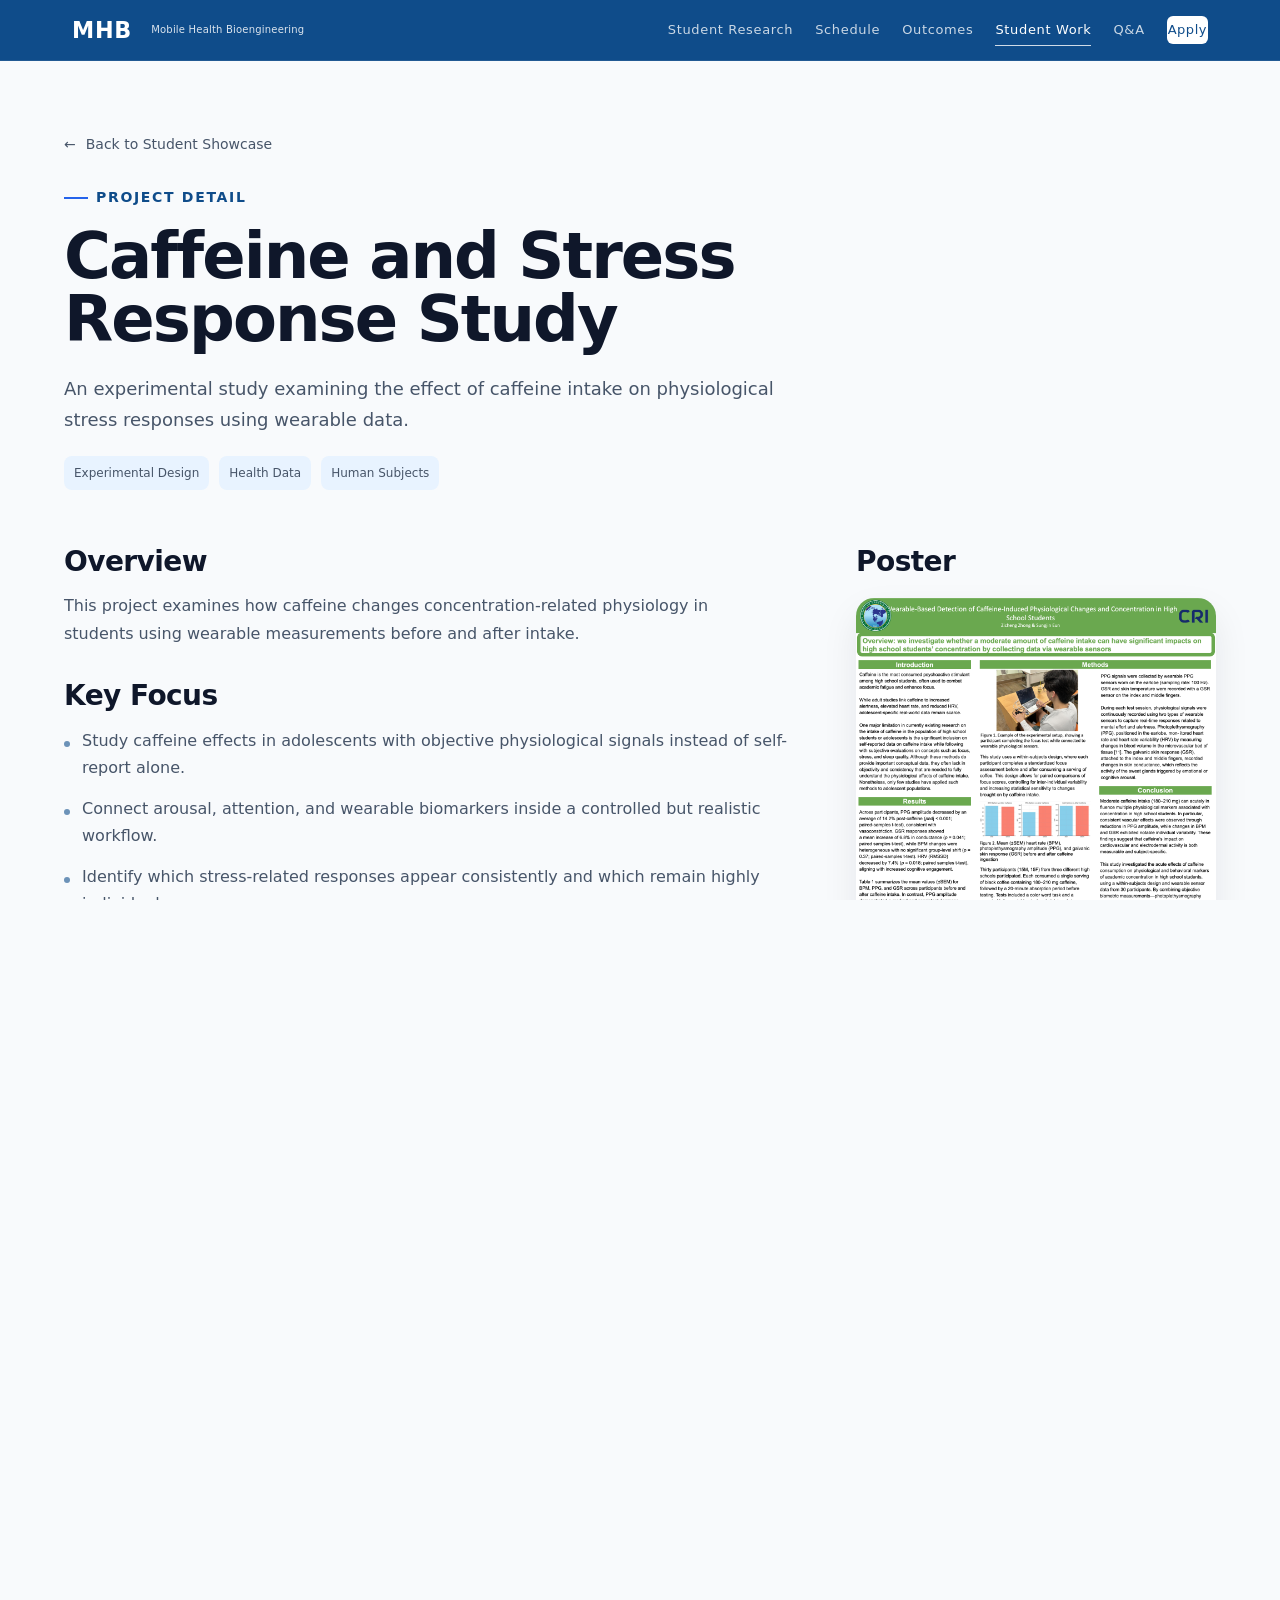
<file: projects/caffeine-stress-response-study.html>
<!doctype html>
<html lang="en">
<head>
  <meta charset="UTF-8" />
  <meta name="viewport" content="width=device-width, initial-scale=1.0" />
  <title>Caffeine and Stress Response Study | MHB</title>
  <link rel="icon" href="../favicon.ico?v=2" />
  <link rel="icon" type="image/png" sizes="32x32" href="../favicon-32.png?v=2" />
  <link rel="icon" type="image/png" sizes="16x16" href="../favicon-16.png?v=2" />
  <link rel="apple-touch-icon" href="../apple-touch-icon.png?v=2" />
  <link rel="stylesheet" href="../styles.css" />
</head>
<body>
  <a class="skip-link" href="#main">Skip to content</a>
  <header class="site-header">
    <div class="container header-inner">
            <a href="../index.html" class="brand logo-wrapper" aria-label="Go to homepage">
        <img class="brand-logo logo" src="../logo-navbar.svg" alt="Mobile Health Bioengineering logo" />
        <small>Mobile Health Bioengineering</small>
      </a>
      <button type="button" class="nav-toggle" id="nav-toggle" aria-expanded="false" aria-controls="primary-nav" aria-label="Open menu">
        <span class="nav-toggle-bars" aria-hidden="true">
          <span class="nav-toggle-bar"></span>
          <span class="nav-toggle-bar"></span>
          <span class="nav-toggle-bar"></span>
        </span>
      </button>
      <nav class="nav" id="primary-nav" aria-label="Primary">
        <a data-nav="student-research" href="../index.html#student-research">Student Research</a>
        <a data-nav="schedule" href="../schedule.html">Schedule</a>
        <a data-nav="outcomes" href="../program-outcomes.html">Outcomes</a>
        <a data-nav="showcase" href="../showcase.html">Student Work</a>
        <a data-nav="faq" href="../faq.html">Q&amp;A</a>
        <a class="nav-apply" href="https://forms.gle/hPSidrdWYzqVXL1z7" target="_blank" rel="noreferrer">Apply</a>
      </nav>
    </div>
  </header>
  <main id="main" class="main">
    <section class="section-tight project-detail-shell">
      <div class="container">
        <a class="project-back-link" href="../showcase.html"><span aria-hidden="true">←</span><span>Back to Student Showcase</span></a>
        <div class="project-header">
          <div class="section-title">Project Detail</div>
          <h1 class="project-title">Caffeine and Stress Response Study</h1>
          <p class="project-subtitle">An experimental study examining the effect of caffeine intake on physiological stress responses using wearable data.</p>
          <div class="project-tag-list">
            <span>Experimental Design</span>
            <span>Health Data</span>
            <span>Human Subjects</span>
          </div>
        </div>
        <div class="project-layout">
          <div class="project-sections">
            <section class="detail-section"><h2>Overview</h2><p>This project examines how caffeine changes concentration-related physiology in students using wearable measurements before and after intake.</p></section>
            <section class="detail-section"><h2>Key Focus</h2><ul class="detail-bullets"><li>Study caffeine effects in adolescents with objective physiological signals instead of self-report alone.</li><li>Connect arousal, attention, and wearable biomarkers inside a controlled but realistic workflow.</li><li>Identify which stress-related responses appear consistently and which remain highly individual.</li></ul></section>
            <section class="detail-section"><h2>Methodology</h2><ul class="detail-bullets"><li>PPG, GSR, and heart-rate-variability signals were collected before and after a moderate caffeine dose.</li><li>Participants completed standardized digital concentration tasks during the experimental sequence.</li><li>Paired comparisons were used to measure physiological change across the same participants.</li></ul></section>
            <section class="detail-section"><h2>Key Outcomes</h2><ul class="detail-bullets"><li>PPG amplitude showed a clear post-caffeine decrease, indicating measurable vascular change.</li><li>HRV and electrodermal responses revealed shifts in arousal and cognitive effort after intake.</li><li>The results suggest caffeine response is detectable with wearables but still varies meaningfully across individuals.</li></ul></section>
          </div>
          <aside class="project-poster-wrap">
            <section class="detail-section">
              <h2>Poster</h2>
              <button class="poster-thumb" type="button" data-poster-open="poster-caffeine">
                <div class="poster-sheet">
                  <img class="poster-image" src="../caffeine-poster-preview.png" alt="Caffeine and Stress Response Study poster preview" />
                </div>
              </button>
              <p class="poster-note">Click the poster to enlarge.</p>
              <p class="poster-note"><a class="poster-source-link" href="../sample%20poster/Jason%20Zhong%20cri%20poster.pptx.pptx.pdf" target="_blank" rel="noreferrer">Open original poster (PDF)</a></p>
            </section>
          </aside>
        </div>
      </div>
    </section>
    <section class="section-tight project-apply-section">
      <div class="container">
        <div class="apply-cta surface-card">
          <h2>Interested in building a project like this?</h2>
          <p>Apply to join a selective program focused on wearable systems, experiments, and research output.</p>
          <div class="apply-cta-actions">
            <a class="btn btn-primary btn-apply" href="https://forms.gle/hPSidrdWYzqVXL1z7" target="_blank" rel="noreferrer">Apply Now</a>
          </div>
          <p class="apply-cta-note">Faculty-reviewed applications</p>
        </div>
      </div>
    </section>
  </main>
  <div class="poster-modal" id="poster-caffeine" hidden>
    <div class="poster-modal-panel">
      <button class="poster-close" type="button" data-poster-close>Close</button>
      <div class="poster-modal-sheet">
        <iframe class="poster-pdf-frame" src="../sample%20poster/Jason%20Zhong%20cri%20poster.pptx.pptx.pdf#view=FitH" title="Caffeine poster PDF preview"></iframe>
      </div>
    </div>
  </div>
  <footer class="footer"><div class="container footer-inner"><div><div style="font-weight:680;color:var(--text);">Mobile Health Bioengineering (MHB)</div><div style="margin-top:6px;">Hands-on mobile health, sensing, and bioengineering research education.</div></div><div style="max-width:46ch;"><div>Contact: <span class="muted">chris@sensewhyinc.com</span></div><div style="margin-top:6px;">Selective mobile health and bioengineering research program.</div></div><div class="footer-col footer-partner"><div class="footer-partner-name">SenseWhy Inc.</div><p class="footer-partner-tagline">Mobile health technology company · Wearable sensing, behavioral analytics, and digital health systems.</p><p class="footer-partner-address">Chicago, Illinois, United States</p><p class="footer-partner-web"><a href="https://www.sensewhyinc.com/" target="_blank" rel="noopener noreferrer">sensewhyinc.com</a></p></div></div></footer>
  <script defer src="../site.js"></script>
</body>
</html>
</file>
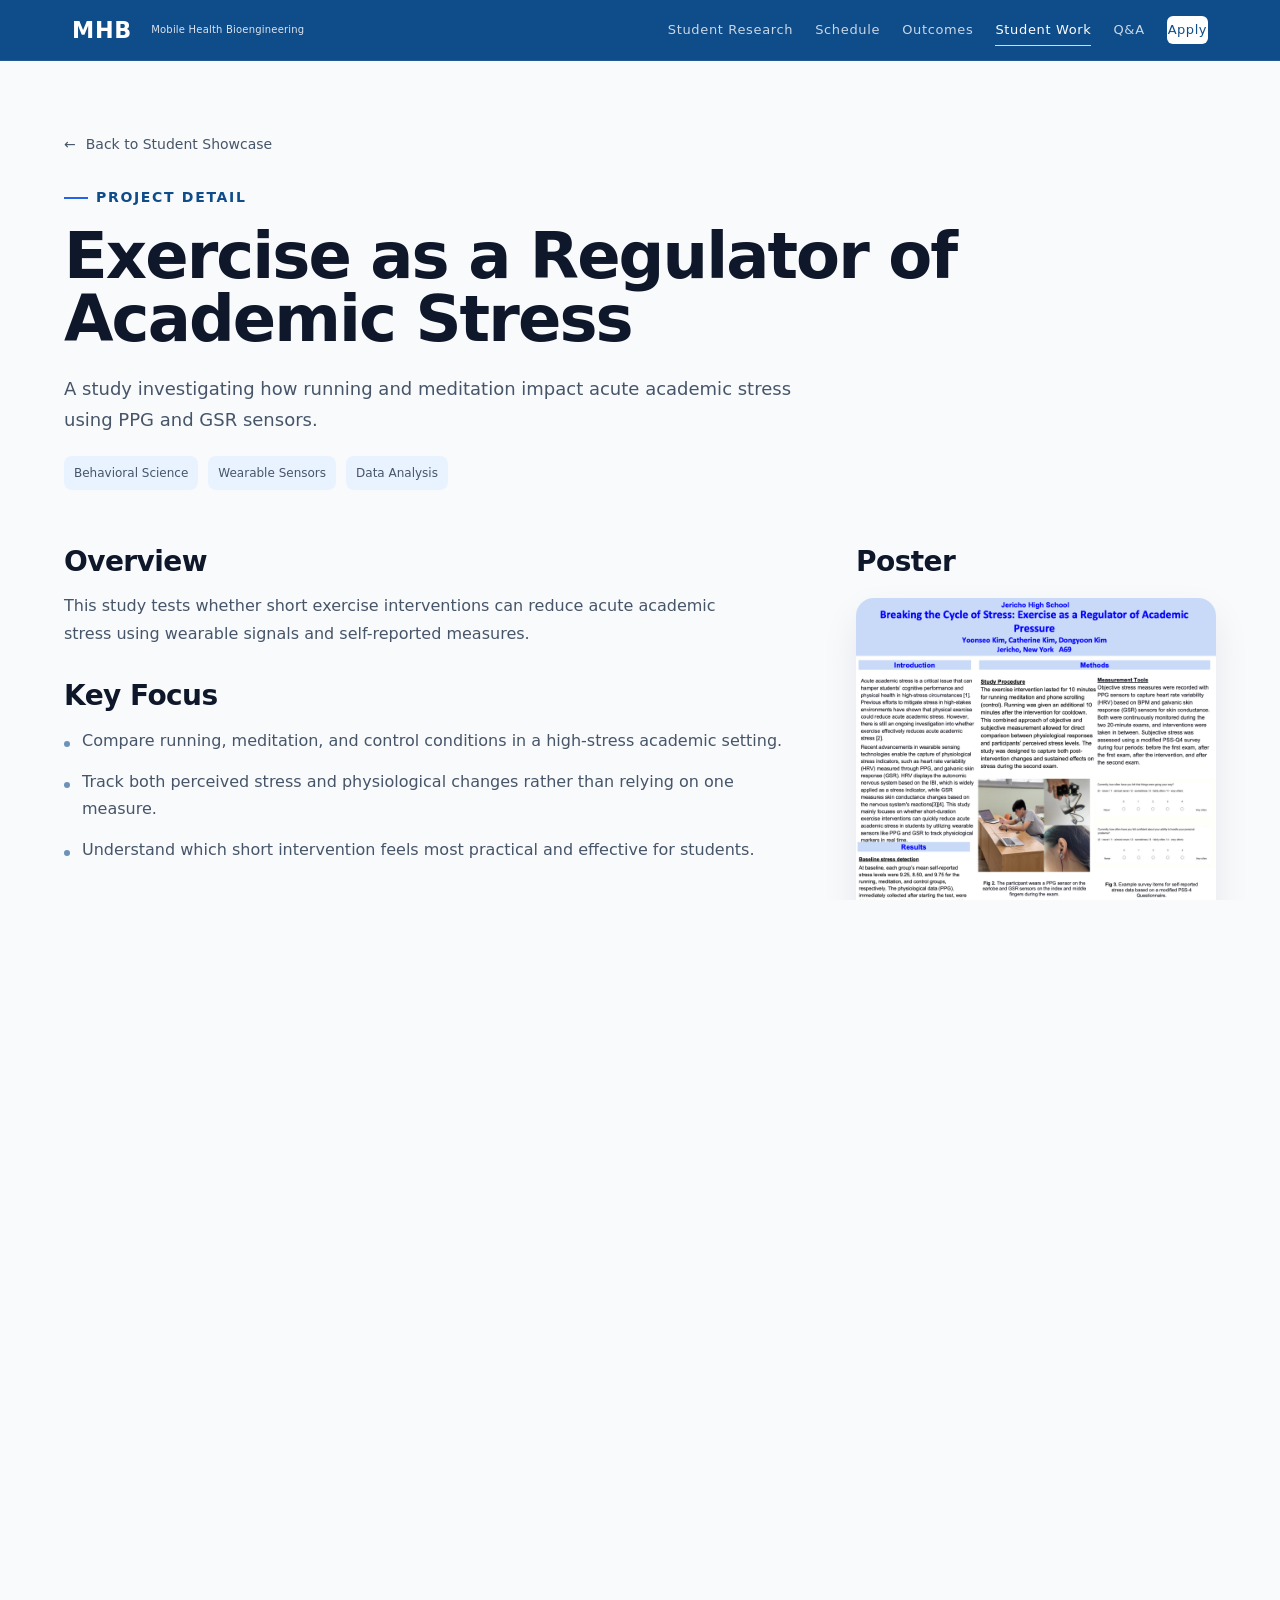
<file: projects/exercise-regulator-academic-stress.html>
<!doctype html>
<html lang="en">
<head>
  <meta charset="UTF-8" />
  <meta name="viewport" content="width=device-width, initial-scale=1.0" />
  <title>Exercise as a Regulator of Academic Stress | MHB</title>
  <link rel="icon" href="../favicon.ico?v=2" />
  <link rel="icon" type="image/png" sizes="32x32" href="../favicon-32.png?v=2" />
  <link rel="icon" type="image/png" sizes="16x16" href="../favicon-16.png?v=2" />
  <link rel="apple-touch-icon" href="../apple-touch-icon.png?v=2" />
  <link rel="stylesheet" href="../styles.css" />
</head>
<body>
  <a class="skip-link" href="#main">Skip to content</a>
  <header class="site-header">
    <div class="container header-inner">
            <a href="../index.html" class="brand logo-wrapper" aria-label="Go to homepage">
        <img class="brand-logo logo" src="../logo-navbar.svg" alt="Mobile Health Bioengineering logo" />
        <small>Mobile Health Bioengineering</small>
      </a>
      <button type="button" class="nav-toggle" id="nav-toggle" aria-expanded="false" aria-controls="primary-nav" aria-label="Open menu">
        <span class="nav-toggle-bars" aria-hidden="true">
          <span class="nav-toggle-bar"></span>
          <span class="nav-toggle-bar"></span>
          <span class="nav-toggle-bar"></span>
        </span>
      </button>
      <nav class="nav" id="primary-nav" aria-label="Primary">
        <a data-nav="student-research" href="../index.html#student-research">Student Research</a>
        <a data-nav="schedule" href="../schedule.html">Schedule</a>
        <a data-nav="outcomes" href="../program-outcomes.html">Outcomes</a>
        <a data-nav="showcase" href="../showcase.html">Student Work</a>
        <a data-nav="faq" href="../faq.html">Q&amp;A</a>
        <a class="nav-apply" href="https://forms.gle/hPSidrdWYzqVXL1z7" target="_blank" rel="noreferrer">Apply</a>
      </nav>
    </div>
  </header>
  <main id="main" class="main">
    <section class="section-tight project-detail-shell">
      <div class="container">
        <a class="project-back-link" href="../showcase.html"><span aria-hidden="true">←</span><span>Back to Student Showcase</span></a>
        <div class="project-header">
          <div class="section-title">Project Detail</div>
          <h1 class="project-title">Exercise as a Regulator of Academic Stress</h1>
          <p class="project-subtitle">A study investigating how running and meditation impact acute academic stress using PPG and GSR sensors.</p>
          <div class="project-tag-list">
            <span>Behavioral Science</span>
            <span>Wearable Sensors</span>
            <span>Data Analysis</span>
          </div>
        </div>
        <div class="project-layout">
          <div class="project-sections">
            <section class="detail-section">
              <h2>Overview</h2>
              <p>This study tests whether short exercise interventions can reduce acute academic stress using wearable signals and self-reported measures.</p>
            </section>
            <section class="detail-section">
              <h2>Key Focus</h2>
              <ul class="detail-bullets">
                <li>Compare running, meditation, and control conditions in a high-stress academic setting.</li>
                <li>Track both perceived stress and physiological changes rather than relying on one measure.</li>
                <li>Understand which short intervention feels most practical and effective for students.</li>
              </ul>
            </section>
            <section class="detail-section">
              <h2>Methodology</h2>
              <ul class="detail-bullets">
                <li>PPG and GSR sensors were used to capture heart rate variability and skin conductance during exam sessions.</li>
                <li>Participants completed two timed exams with a short intervention period placed between sessions.</li>
                <li>Stress patterns were compared across groups before and after the intervention window.</li>
              </ul>
            </section>
            <section class="detail-section">
              <h2>Key Outcomes</h2>
              <ul class="detail-bullets">
                <li>Running showed the clearest reduction in both subjective and physiological stress indicators.</li>
                <li>Wearable signals generally aligned with the self-reported stress trend across the study.</li>
                <li>The project supports short, low-friction interventions as a practical way to improve stress response.</li>
              </ul>
            </section>
          </div>
          <aside class="project-poster-wrap">
            <section class="detail-section">
              <h2>Poster</h2>
              <button class="poster-thumb" type="button" data-poster-open="poster-exercise">
                <div class="poster-sheet">
                  <img class="poster-image" src="../exercise-poster-preview.png" alt="Exercise as a Regulator of Academic Stress poster preview" />
                </div>
              </button>
              <p class="poster-note">Click the poster to enlarge.</p>
              <p class="poster-note"><a class="poster-source-link" href="../sample%20poster/Poster%20-%20Catherine,%20Dongyoon,%20Kate.pdf" target="_blank" rel="noreferrer">Open original poster (PDF)</a></p>
            </section>
          </aside>
        </div>
      </div>
    </section>
    <section class="section-tight project-apply-section">
      <div class="container">
        <div class="apply-cta surface-card">
          <h2>Interested in building a project like this?</h2>
          <p>Apply to join a selective program focused on wearable systems, experiments, and research output.</p>
          <div class="apply-cta-actions">
            <a class="btn btn-primary btn-apply" href="https://forms.gle/hPSidrdWYzqVXL1z7" target="_blank" rel="noreferrer">Apply Now</a>
          </div>
          <p class="apply-cta-note">Faculty-reviewed applications</p>
        </div>
      </div>
    </section>
  </main>
  <div class="poster-modal" id="poster-exercise" hidden>
    <div class="poster-modal-panel">
      <button class="poster-close" type="button" data-poster-close>Close</button>
      <div class="poster-modal-sheet">
        <iframe class="poster-pdf-frame" src="../sample%20poster/Poster%20-%20Catherine,%20Dongyoon,%20Kate.pdf#view=FitH" title="Exercise poster PDF preview"></iframe>
      </div>
    </div>
  </div>
  <footer class="footer">
    <div class="container footer-inner">
      <div><div style="font-weight:680;color:var(--text);">Mobile Health Bioengineering (MHB)</div><div style="margin-top:6px;">Hands-on mobile health, sensing, and bioengineering research education.</div></div>
      <div style="max-width:46ch;"><div>Contact: <span class="muted">chris@sensewhyinc.com</span></div><div style="margin-top:6px;">Selective mobile health and bioengineering research program.</div></div>
      <div class="footer-col footer-partner">
        <div class="footer-partner-name">SenseWhy Inc.</div>
        <p class="footer-partner-tagline">Mobile health technology company · Wearable sensing, behavioral analytics, and digital health systems.</p>
        <p class="footer-partner-address">Chicago, Illinois, United States</p>
        <p class="footer-partner-web"><a href="https://www.sensewhyinc.com/" target="_blank" rel="noopener noreferrer">sensewhyinc.com</a></p>
      </div>
    </div>
  </footer>
  <script defer src="../site.js"></script>
</body>
</html>
</file>
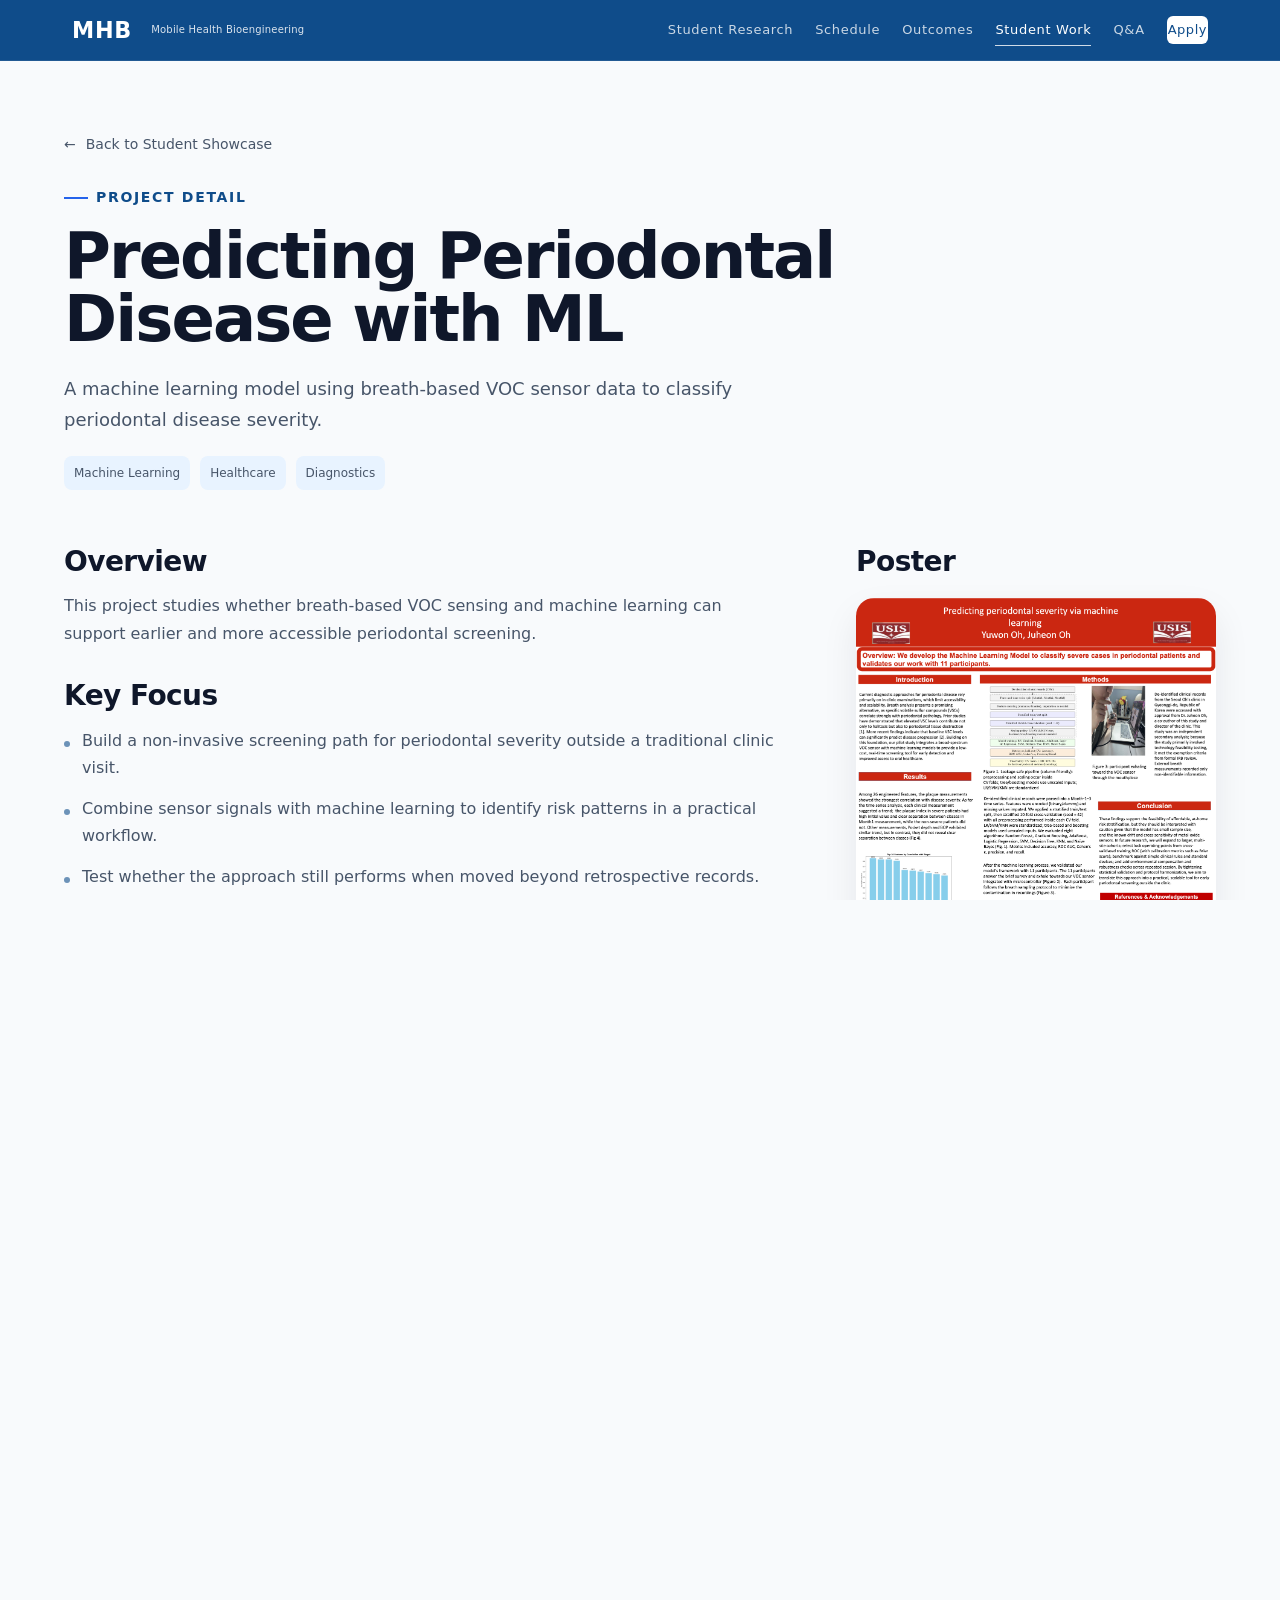
<file: projects/predicting-periodontal-disease-with-ml.html>
<!doctype html>
<html lang="en">
<head>
  <meta charset="UTF-8" />
  <meta name="viewport" content="width=device-width, initial-scale=1.0" />
  <title>Predicting Periodontal Disease with ML | MHB</title>
  <link rel="icon" href="../favicon.ico?v=2" />
  <link rel="icon" type="image/png" sizes="32x32" href="../favicon-32.png?v=2" />
  <link rel="icon" type="image/png" sizes="16x16" href="../favicon-16.png?v=2" />
  <link rel="apple-touch-icon" href="../apple-touch-icon.png?v=2" />
  <link rel="stylesheet" href="../styles.css" />
</head>
<body>
  <a class="skip-link" href="#main">Skip to content</a>
  <header class="site-header">
    <div class="container header-inner">
            <a href="../index.html" class="brand logo-wrapper" aria-label="Go to homepage">
        <img class="brand-logo logo" src="../logo-navbar.svg" alt="Mobile Health Bioengineering logo" />
        <small>Mobile Health Bioengineering</small>
      </a>
      <button type="button" class="nav-toggle" id="nav-toggle" aria-expanded="false" aria-controls="primary-nav" aria-label="Open menu">
        <span class="nav-toggle-bars" aria-hidden="true">
          <span class="nav-toggle-bar"></span>
          <span class="nav-toggle-bar"></span>
          <span class="nav-toggle-bar"></span>
        </span>
      </button>
      <nav class="nav" id="primary-nav" aria-label="Primary">
        <a data-nav="student-research" href="../index.html#student-research">Student Research</a>
        <a data-nav="schedule" href="../schedule.html">Schedule</a>
        <a data-nav="outcomes" href="../program-outcomes.html">Outcomes</a>
        <a data-nav="showcase" href="../showcase.html">Student Work</a>
        <a data-nav="faq" href="../faq.html">Q&amp;A</a>
        <a class="nav-apply" href="https://forms.gle/hPSidrdWYzqVXL1z7" target="_blank" rel="noreferrer">Apply</a>
      </nav>
    </div>
  </header>
  <main id="main" class="main">
    <section class="section-tight project-detail-shell">
      <div class="container">
        <a class="project-back-link" href="../showcase.html"><span aria-hidden="true">←</span><span>Back to Student Showcase</span></a>
        <div class="project-header">
          <div class="section-title">Project Detail</div>
          <h1 class="project-title">Predicting Periodontal Disease with ML</h1>
          <p class="project-subtitle">A machine learning model using breath-based VOC sensor data to classify periodontal disease severity.</p>
          <div class="project-tag-list"><span>Machine Learning</span><span>Healthcare</span><span>Diagnostics</span></div>
        </div>
        <div class="project-layout">
          <div class="project-sections">
            <section class="detail-section"><h2>Overview</h2><p>This project studies whether breath-based VOC sensing and machine learning can support earlier and more accessible periodontal screening.</p></section>
            <section class="detail-section"><h2>Key Focus</h2><ul class="detail-bullets"><li>Build a non-invasive screening path for periodontal severity outside a traditional clinic visit.</li><li>Combine sensor signals with machine learning to identify risk patterns in a practical workflow.</li><li>Test whether the approach still performs when moved beyond retrospective records.</li></ul></section>
            <section class="detail-section"><h2>Methodology</h2><ul class="detail-bullets"><li>VOC breath sensor measurements were paired with clinical and engineered feature sets for model development.</li><li>Multiple machine learning models, including RF and SVM, were evaluated inside a structured validation pipeline.</li><li>An external breath-testing protocol was used to check how well the approach translates to new participants.</li></ul></section>
            <section class="detail-section"><h2>Key Outcomes</h2><ul class="detail-bullets"><li>The external validation cohort reached 0.91 accuracy with an AUC of 1.00 in a small sample.</li><li>Breath-derived signals showed enough structure to support meaningful severity classification.</li><li>The results support the feasibility of lower-cost, non-invasive periodontal screening workflows.</li></ul></section>
          </div>
          <aside class="project-poster-wrap">
            <section class="detail-section">
              <h2>Poster</h2>
              <button class="poster-thumb" type="button" data-poster-open="poster-periodontal">
                <div class="poster-sheet">
                  <img class="poster-image" src="../periodontal-poster-preview.png" alt="Predicting Periodontal Disease with ML poster preview" />
                </div>
              </button>
              <p class="poster-note">Click the poster to enlarge.</p>
              <p class="poster-note"><a class="poster-source-link" href="../sample%20poster/Yuwon_BSN2025.pdf" target="_blank" rel="noreferrer">Open original poster (PDF)</a></p>
            </section>
          </aside>
        </div>
      </div>
    </section>
    <section class="section-tight project-apply-section">
      <div class="container">
        <div class="apply-cta surface-card">
          <h2>Interested in building a project like this?</h2>
          <p>Apply to join a selective program focused on wearable systems, experiments, and research output.</p>
          <div class="apply-cta-actions">
            <a class="btn btn-primary btn-apply" href="https://forms.gle/hPSidrdWYzqVXL1z7" target="_blank" rel="noreferrer">Apply Now</a>
          </div>
          <p class="apply-cta-note">Faculty-reviewed applications</p>
        </div>
      </div>
    </section>
  </main>
  <div class="poster-modal" id="poster-periodontal" hidden>
    <div class="poster-modal-panel">
      <button class="poster-close" type="button" data-poster-close>Close</button>
      <div class="poster-modal-sheet">
        <iframe class="poster-pdf-frame" src="../sample%20poster/Yuwon_BSN2025.pdf#view=FitH" title="Periodontal poster PDF preview"></iframe>
      </div>
    </div>
  </div>
  <footer class="footer"><div class="container footer-inner"><div><div style="font-weight:680;color:var(--text);">Mobile Health Bioengineering (MHB)</div><div style="margin-top:6px;">Hands-on mobile health, sensing, and bioengineering research education.</div></div><div style="max-width:46ch;"><div>Contact: <span class="muted">chris@sensewhyinc.com</span></div><div style="margin-top:6px;">Selective mobile health and bioengineering research program.</div></div><div class="footer-col footer-partner"><div class="footer-partner-name">SenseWhy Inc.</div><p class="footer-partner-tagline">Mobile health technology company · Wearable sensing, behavioral analytics, and digital health systems.</p><p class="footer-partner-address">Chicago, Illinois, United States</p><p class="footer-partner-web"><a href="https://www.sensewhyinc.com/" target="_blank" rel="noopener noreferrer">sensewhyinc.com</a></p></div></div></footer>
  <script defer src="../site.js"></script>
</body>
</html>
</file>
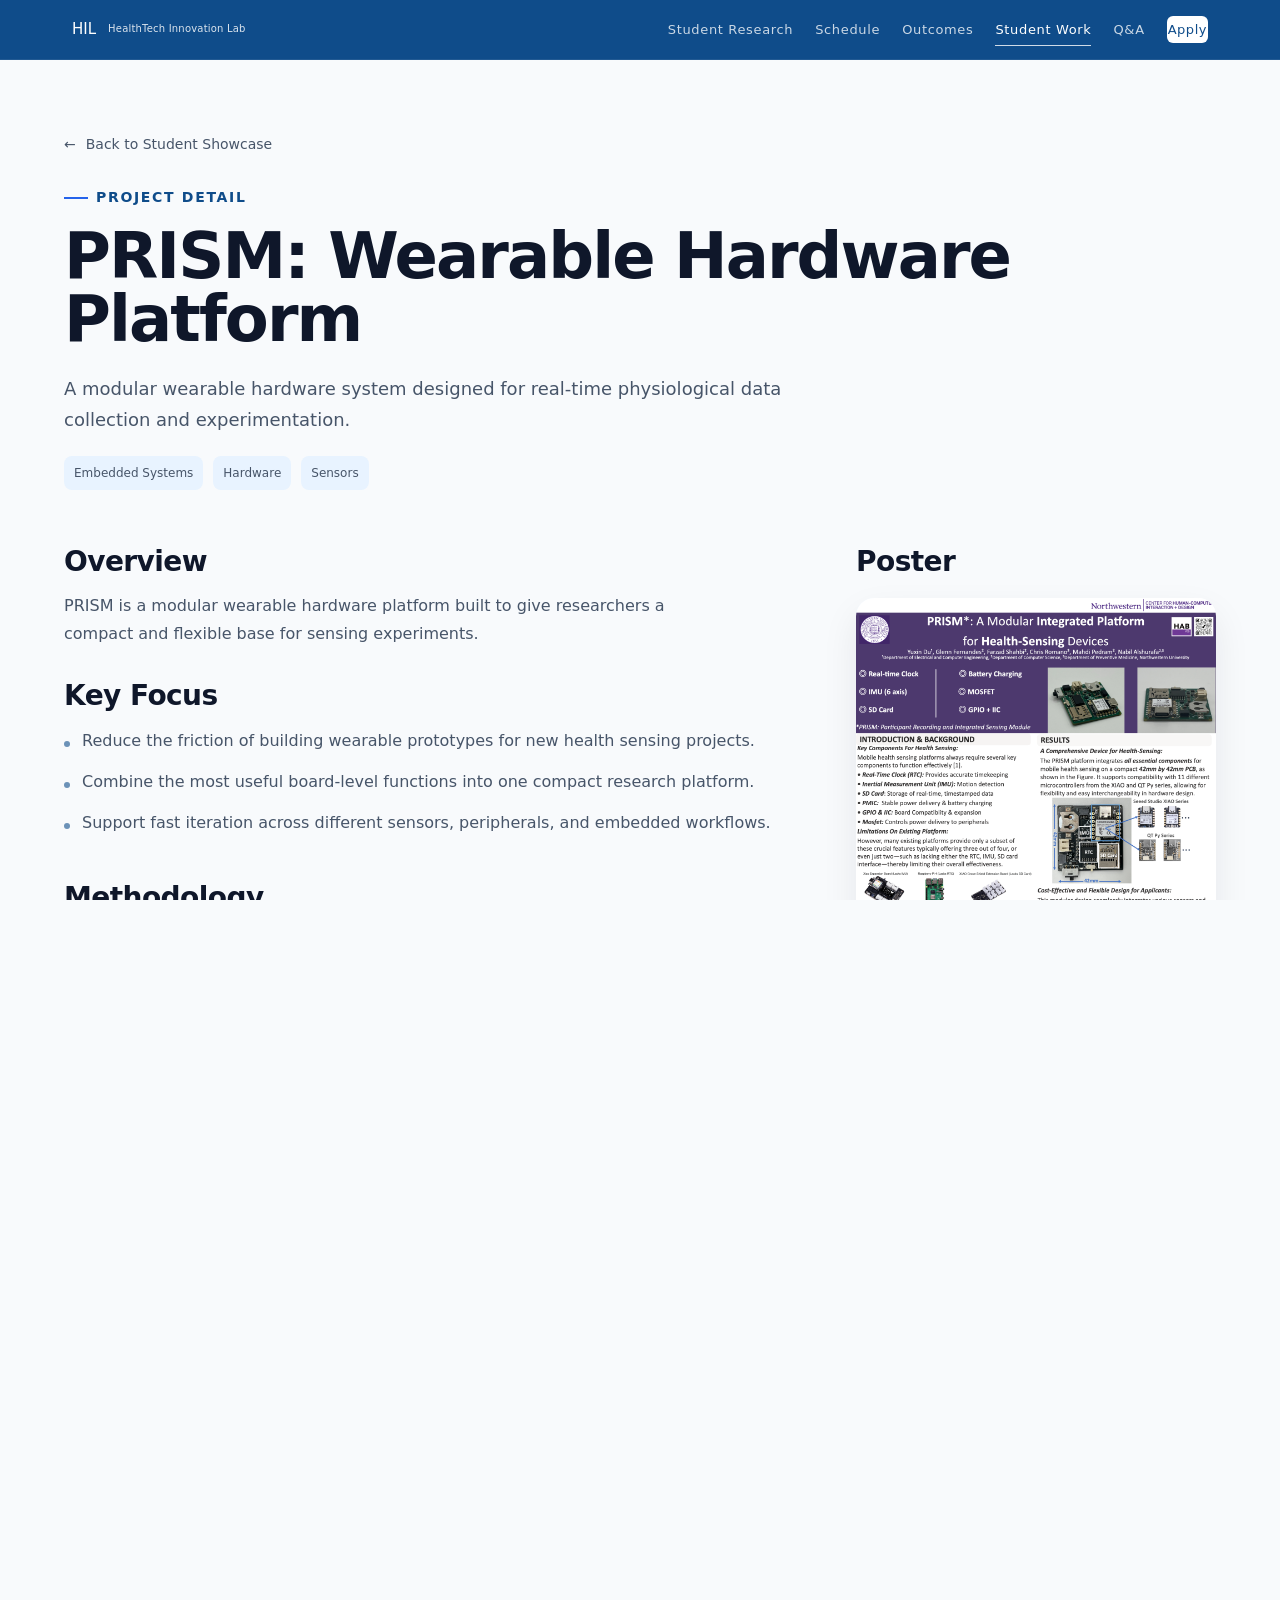
<file: projects/prism-wearable-hardware-platform.html>
<!doctype html>
<html lang="en">
<head>
  <meta charset="UTF-8" />
  <meta name="viewport" content="width=device-width, initial-scale=1.0" />
  <title>PRISM: Wearable Hardware Platform | HIL</title>
  <link rel="stylesheet" href="../styles.css" />
</head>
<body>
  <a class="skip-link" href="#main">Skip to content</a>
  <header class="site-header">
    <div class="container header-inner">
      <div class="brand">HIL<small>HealthTech Innovation Lab</small></div>
      <nav class="nav" aria-label="Primary">
        <a data-nav="student-research" href="../index.html#student-research">Student Research</a>
        <a data-nav="schedule" href="../schedule.html">Schedule</a>
        <a data-nav="outcomes" href="../program-outcomes.html">Outcomes</a>
        <a data-nav="showcase" href="../showcase.html">Student Work</a>
        <a data-nav="faq" href="../faq.html">Q&amp;A</a>
        <a class="nav-apply" href="https://forms.gle/hPSidrdWYzqVXL1z7" target="_blank" rel="noreferrer">Apply</a>
      </nav>
    </div>
  </header>
  <main id="main" class="main">
    <section class="section-tight project-detail-shell">
      <div class="container">
        <a class="project-back-link" href="../showcase.html"><span aria-hidden="true">←</span><span>Back to Student Showcase</span></a>
        <div class="project-header">
          <div class="section-title">Project Detail</div>
          <h1 class="project-title">PRISM: Wearable Hardware Platform</h1>
          <p class="project-subtitle">A modular wearable hardware system designed for real-time physiological data collection and experimentation.</p>
          <div class="project-tag-list"><span>Embedded Systems</span><span>Hardware</span><span>Sensors</span></div>
        </div>
        <div class="project-layout">
          <div class="project-sections">
            <section class="detail-section"><h2>Overview</h2><p>PRISM is a modular wearable hardware platform built to give researchers a compact and flexible base for sensing experiments.</p></section>
            <section class="detail-section"><h2>Key Focus</h2><ul class="detail-bullets"><li>Reduce the friction of building wearable prototypes for new health sensing projects.</li><li>Combine the most useful board-level functions into one compact research platform.</li><li>Support fast iteration across different sensors, peripherals, and embedded workflows.</li></ul></section>
            <section class="detail-section"><h2>Methodology</h2><ul class="detail-bullets"><li>The platform integrates an RTC, IMU, SD storage, battery charging, and modular GPIO or I2C connectivity.</li><li>It is designed to work with multiple microcontroller families through compatible board footprints.</li><li>Hardware choices prioritize data logging, low-friction prototyping, and straightforward expansion.</li></ul></section>
            <section class="detail-section"><h2>Key Outcomes</h2><ul class="detail-bullets"><li>PRISM creates a reusable base for multiple wearable sensing experiments instead of one-off builds.</li><li>The board keeps cost and complexity lower while still supporting richer research setups.</li><li>It establishes a scalable platform for future student hardware projects and sensor studies.</li></ul></section>
          </div>
          <aside class="project-poster-wrap">
            <section class="detail-section">
              <h2>Poster</h2>
              <button class="poster-thumb" type="button" data-poster-open="poster-prism">
                <div class="poster-sheet">
                  <img class="poster-image" src="../prism-poster-preview.png" alt="PRISM poster preview" />
                </div>
              </button>
              <p class="poster-note">Click the poster to enlarge.</p>
              <p class="poster-note"><a class="poster-source-link" href="../sample%20poster/bsn_poster-sample.pdf" target="_blank" rel="noreferrer">Open original poster (PDF)</a></p>
            </section>
          </aside>
        </div>
      </div>
    </section>
    <section class="section-tight project-apply-section">
      <div class="container">
        <div class="apply-cta surface-card">
          <h2>Interested in building a project like this?</h2>
          <p>Apply to join a selective program focused on wearable systems, experiments, and research output.</p>
          <div class="apply-cta-actions">
            <a class="btn btn-primary btn-apply" href="https://forms.gle/hPSidrdWYzqVXL1z7" target="_blank" rel="noreferrer">Apply Now</a>
          </div>
          <p class="apply-cta-note">Faculty-reviewed applications</p>
        </div>
      </div>
    </section>
  </main>
  <div class="poster-modal" id="poster-prism" hidden>
    <div class="poster-modal-panel">
      <button class="poster-close" type="button" data-poster-close>Close</button>
      <div class="poster-modal-sheet">
        <iframe class="poster-pdf-frame" src="../sample%20poster/bsn_poster-sample.pdf#view=FitH" title="PRISM poster PDF preview"></iframe>
      </div>
    </div>
  </div>
  <footer class="footer"><div class="container footer-inner"><div><div style="font-weight:680;color:var(--text);">HealthTech Innovation Lab (HIL)</div><div style="margin-top:6px;">Clean, research-driven wearable systems education.</div></div><div style="max-width:46ch;"><div>Contact: <span class="muted">apply@hil.example</span></div><div style="margin-top:6px;">Selective wearable systems research program.</div></div></div></footer>
  <script defer src="../site.js"></script>
</body>
</html>
</file>
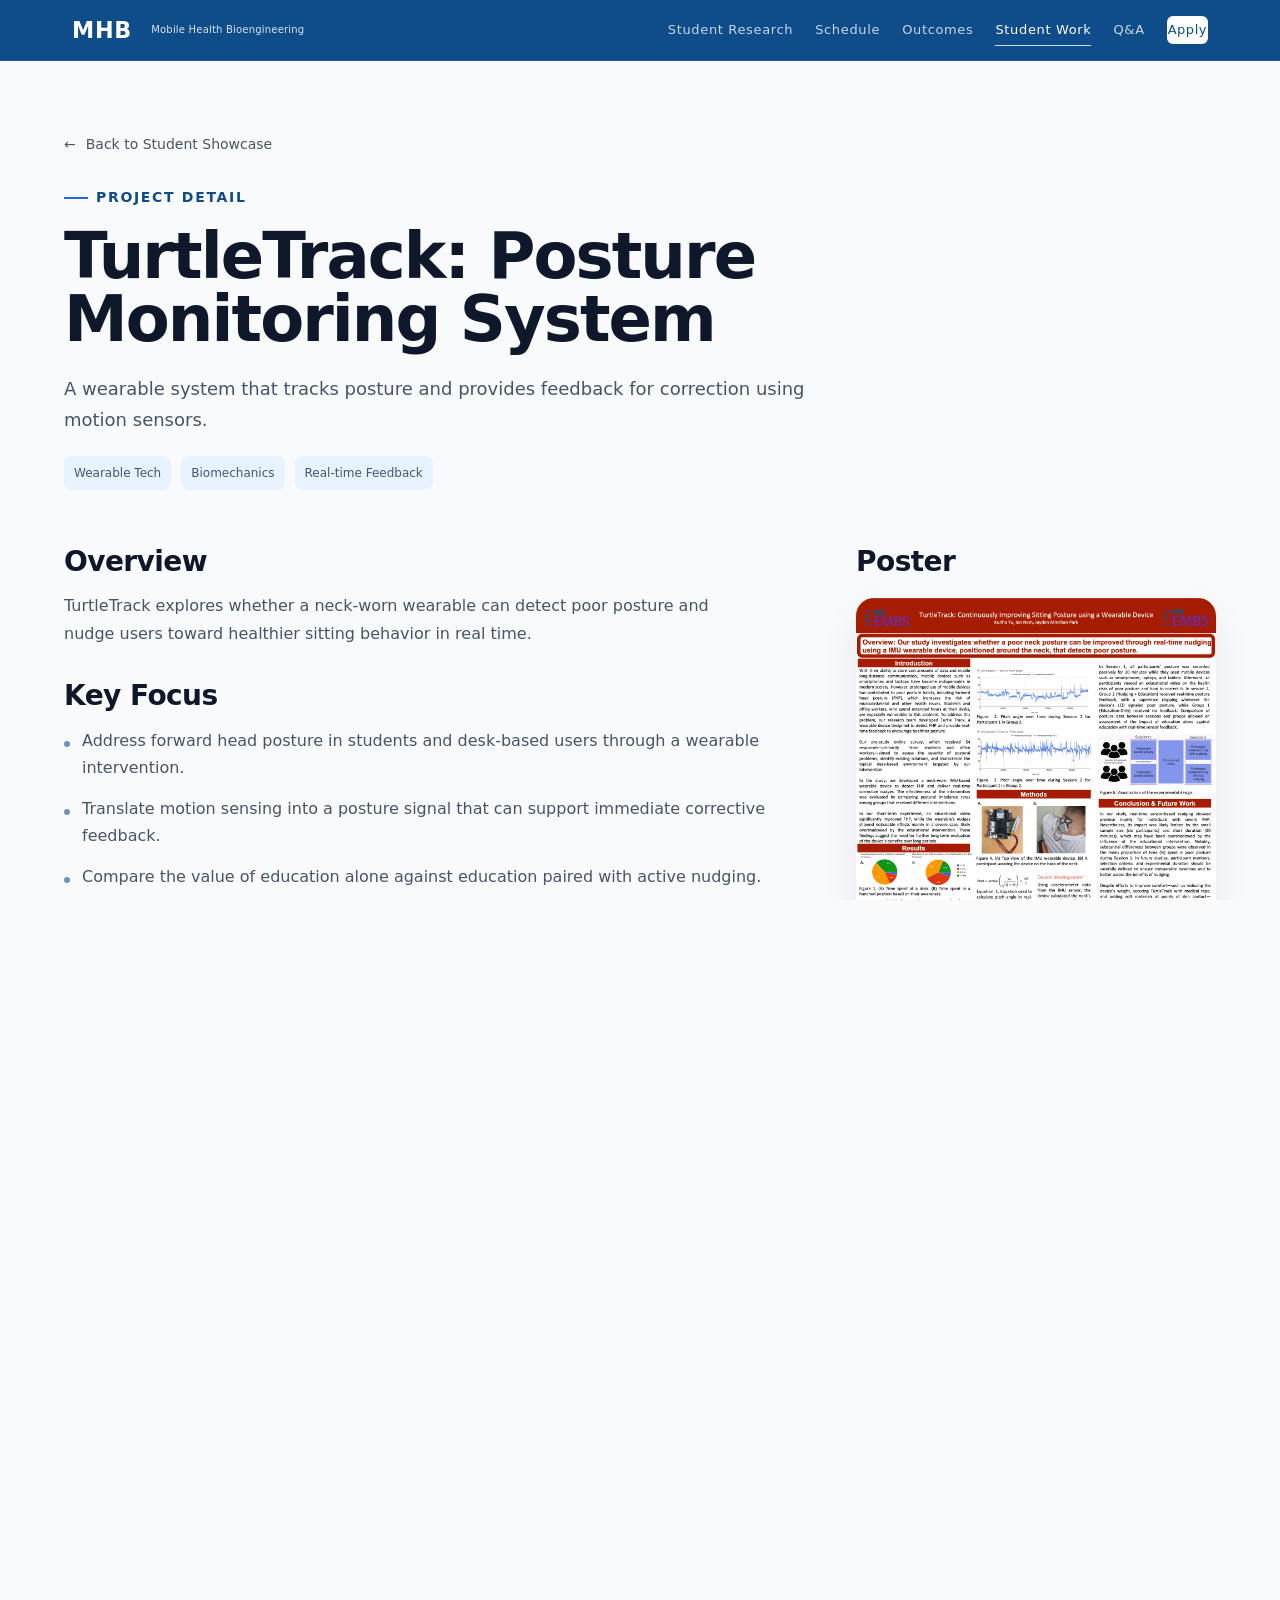
<file: projects/turtletrack-posture-monitoring-system.html>
<!doctype html>
<html lang="en">
<head>
  <meta charset="UTF-8" />
  <meta name="viewport" content="width=device-width, initial-scale=1.0" />
  <title>TurtleTrack: Posture Monitoring System | MHB</title>
  <link rel="icon" href="../favicon.ico?v=2" />
  <link rel="icon" type="image/png" sizes="32x32" href="../favicon-32.png?v=2" />
  <link rel="icon" type="image/png" sizes="16x16" href="../favicon-16.png?v=2" />
  <link rel="apple-touch-icon" href="../apple-touch-icon.png?v=2" />
  <link rel="stylesheet" href="../styles.css" />
</head>
<body>
  <a class="skip-link" href="#main">Skip to content</a>
  <header class="site-header">
    <div class="container header-inner">
            <a href="../index.html" class="brand logo-wrapper" aria-label="Go to homepage">
        <img class="brand-logo logo" src="../logo-navbar.svg" alt="Mobile Health Bioengineering logo" />
        <small>Mobile Health Bioengineering</small>
      </a>
      <button type="button" class="nav-toggle" id="nav-toggle" aria-expanded="false" aria-controls="primary-nav" aria-label="Open menu">
        <span class="nav-toggle-bars" aria-hidden="true">
          <span class="nav-toggle-bar"></span>
          <span class="nav-toggle-bar"></span>
          <span class="nav-toggle-bar"></span>
        </span>
      </button>
      <nav class="nav" id="primary-nav" aria-label="Primary">
        <a data-nav="student-research" href="../index.html#student-research">Student Research</a>
        <a data-nav="schedule" href="../schedule.html">Schedule</a>
        <a data-nav="outcomes" href="../program-outcomes.html">Outcomes</a>
        <a data-nav="showcase" href="../showcase.html">Student Work</a>
        <a data-nav="faq" href="../faq.html">Q&amp;A</a>
        <a class="nav-apply" href="https://forms.gle/hPSidrdWYzqVXL1z7" target="_blank" rel="noreferrer">Apply</a>
      </nav>
    </div>
  </header>
  <main id="main" class="main">
    <section class="section-tight project-detail-shell">
      <div class="container">
        <a class="project-back-link" href="../showcase.html"><span aria-hidden="true">←</span><span>Back to Student Showcase</span></a>
        <div class="project-header">
          <div class="section-title">Project Detail</div>
          <h1 class="project-title">TurtleTrack: Posture Monitoring System</h1>
          <p class="project-subtitle">A wearable system that tracks posture and provides feedback for correction using motion sensors.</p>
          <div class="project-tag-list"><span>Wearable Tech</span><span>Biomechanics</span><span>Real-time Feedback</span></div>
        </div>
        <div class="project-layout">
          <div class="project-sections">
            <section class="detail-section"><h2>Overview</h2><p>TurtleTrack explores whether a neck-worn wearable can detect poor posture and nudge users toward healthier sitting behavior in real time.</p></section>
            <section class="detail-section"><h2>Key Focus</h2><ul class="detail-bullets"><li>Address forward head posture in students and desk-based users through a wearable intervention.</li><li>Translate motion sensing into a posture signal that can support immediate corrective feedback.</li><li>Compare the value of education alone against education paired with active nudging.</li></ul></section>
            <section class="detail-section"><h2>Methodology</h2><ul class="detail-bullets"><li>A neck-worn IMU tracks pitch angle and identifies posture states during desk-based activity.</li><li>Camera-based skeletal tracking provides reference data for validating the wearable signal.</li><li>The study compares education-only and nudging-plus-education sessions across participants.</li></ul></section>
            <section class="detail-section"><h2>Key Outcomes</h2><ul class="detail-bullets"><li>Educational intervention produced clear posture improvement across the short study period.</li><li>Real-time nudging appeared especially useful for participants with more severe posture issues.</li><li>The project demonstrates strong potential for longer-term, less obtrusive posture support tools.</li></ul></section>
          </div>
          <aside class="project-poster-wrap">
            <section class="detail-section">
              <h2>Poster</h2>
              <button class="poster-thumb" type="button" data-poster-open="poster-turtletrack">
                <div class="poster-sheet">
                  <img class="poster-image" src="../turtletrack-poster-preview.png" alt="TurtleTrack poster preview" />
                </div>
              </button>
              <p class="poster-note">Click the poster to enlarge.</p>
              <p class="poster-note"><a class="poster-source-link" href="../sample%20poster/TurtleTrack%20Poster.pdf" target="_blank" rel="noreferrer">Open original poster (PDF)</a></p>
            </section>
          </aside>
        </div>
      </div>
    </section>
    <section class="section-tight project-apply-section">
      <div class="container">
        <div class="apply-cta surface-card">
          <h2>Interested in building a project like this?</h2>
          <p>Apply to join a selective program focused on wearable systems, experiments, and research output.</p>
          <div class="apply-cta-actions">
            <a class="btn btn-primary btn-apply" href="https://forms.gle/hPSidrdWYzqVXL1z7" target="_blank" rel="noreferrer">Apply Now</a>
          </div>
          <p class="apply-cta-note">Faculty-reviewed applications</p>
        </div>
      </div>
    </section>
  </main>
  <div class="poster-modal" id="poster-turtletrack" hidden>
    <div class="poster-modal-panel">
      <button class="poster-close" type="button" data-poster-close>Close</button>
      <div class="poster-modal-sheet">
        <iframe class="poster-pdf-frame" src="../sample%20poster/TurtleTrack%20Poster.pdf#view=FitH" title="TurtleTrack poster PDF preview"></iframe>
      </div>
    </div>
  </div>
  <footer class="footer"><div class="container footer-inner"><div><div style="font-weight:680;color:var(--text);">Mobile Health Bioengineering (MHB)</div><div style="margin-top:6px;">Hands-on mobile health, sensing, and bioengineering research education.</div></div><div style="max-width:46ch;"><div>Contact: <span class="muted">chris@sensewhyinc.com</span></div><div style="margin-top:6px;">Selective mobile health and bioengineering research program.</div></div><div class="footer-col footer-partner"><div class="footer-partner-name">SenseWhy Inc.</div><p class="footer-partner-tagline">Mobile health technology company · Wearable sensing, behavioral analytics, and digital health systems.</p><p class="footer-partner-address">Chicago, Illinois, United States</p><p class="footer-partner-web"><a href="https://www.sensewhyinc.com/" target="_blank" rel="noopener noreferrer">sensewhyinc.com</a></p></div></div></footer>
  <script defer src="../site.js"></script>
</body>
</html>
</file>
<file: styles.css>
:root{
  --bg:#FFFFFF;
  --text:#0f172a;
  --muted:#475569;
  --line:#D5E4F4;
  --soft:#EDF6FF;
  --focus:#71B7FF;
  --primary:#0F4C8A;
  --secondary:#71B7FF;
  --lab-bg:#F4FAFF;
  --lab-section:#E8F3FF;
  --radius:18px;
  --surface-radius:16px;
  --shadow-soft:0 8px 24px rgba(0,0,0,0.04);
  --shadow-soft-hover:0 16px 40px rgba(0,0,0,0.08);
}

*{ box-sizing:border-box; }

html,body{ height:100%; }

body{
  margin:0;
  background:#f8fafc;
  color:#374151;
  font-family: ui-sans-serif, system-ui, -apple-system, Segoe UI, Roboto, Helvetica, Arial, "Apple Color Emoji","Segoe UI Emoji";
  font-size:15px;
  line-height:1.7;
}

html{
  -webkit-text-size-adjust:100%;
  text-size-adjust:100%;
  scroll-padding-top:96px;
}

html, body{
  overflow-x:hidden;
  max-width:100%;
}

img, video, svg, canvas{
  max-width:100%;
  height:auto;
}

h1, h2, h3{
  letter-spacing:-0.02em;
  line-height:1.2;
}

h1{
  font-size:36px;
  line-height:1.2;
  font-weight:700;
}

h2{
  font-size:26px;
  line-height:1.3;
  font-weight:600;
}

h3{
  font-size:20px;
  line-height:1.4;
  font-weight:600;
}

h4{
  font-size:14px;
  letter-spacing:0.06em;
  text-transform:uppercase;
  color:#6B7280;
}

p{
  line-height:1.7;
  color:#374151;
  margin-bottom:12px;
  max-width:65ch;
}

ul{
  padding-left:18px;
}

li{
  line-height:1.65;
}

a{ color:inherit; text-decoration:none; }
a:hover{ text-decoration:underline; }

.skip-link{
  position:absolute;
  left:-999px;
  top:8px;
  background: #ffffff;
  border:1px solid var(--line);
  padding:10px 12px;
  border-radius:12px;
  z-index:999;
}
.skip-link:focus{ left:12px; outline:2px solid var(--focus); outline-offset:2px; }

.container{
  max-width:1200px;
  padding:0 24px;
  margin:0 auto;
}

.site-header{
  position:fixed;
  left:0;
  right:0;
  top:0;
  background: var(--primary);
  backdrop-filter: blur(0);
  border-bottom:1px solid rgba(255,255,255,0.08);
  z-index:20;
  transition: background 300ms ease, backdrop-filter 300ms ease, border-color 300ms ease, box-shadow 300ms ease;
}

.site-header.scrolled{
  background: rgba(15,76,138,0.92);
  backdrop-filter: blur(12px);
  border-bottom-color: rgba(255,255,255,0.1);
  box-shadow: 0 8px 24px rgba(10,48,92,0.22);
}

.header-inner{
  display:flex;
  align-items:center;
  justify-content:space-between;
  padding:16px 32px;
  gap:26px;
  transition: padding 300ms ease;
}

.site-header.scrolled .header-inner{
  padding:12px 32px;
}

/* Mobile nav toggle — hidden on desktop */
.nav-toggle{
  display:none;
  align-items:center;
  justify-content:center;
  width:44px;
  height:44px;
  padding:0;
  margin:0 0 0 auto;
  border:1px solid rgba(255,255,255,0.38);
  border-radius:10px;
  background:rgba(255,255,255,0.1);
  color:#fff;
  cursor:pointer;
  flex-shrink:0;
  transition:background 0.2s ease, border-color 0.2s ease;
}

.nav-toggle:hover{
  background:rgba(255,255,255,0.16);
  border-color:rgba(255,255,255,0.55);
}

.nav-toggle:focus-visible{
  outline:2px solid var(--focus);
  outline-offset:2px;
}

.nav-toggle-bars{
  display:flex;
  flex-direction:column;
  justify-content:center;
  gap:5px;
  width:20px;
}

.nav-toggle-bar{
  display:block;
  height:2px;
  width:100%;
  background:#fff;
  border-radius:1px;
  transition:transform 0.25s ease, opacity 0.2s ease;
}

.site-header.is-nav-open .nav-toggle-bar:nth-child(1){
  transform:translateY(7px) rotate(45deg);
}

.site-header.is-nav-open .nav-toggle-bar:nth-child(2){
  opacity:0;
}

.site-header.is-nav-open .nav-toggle-bar:nth-child(3){
  transform:translateY(-7px) rotate(-45deg);
}

.brand,
.logo-wrapper{
  display:flex;
  align-items:center;
  gap:12px;
  color:#ffffff;
  text-decoration:none;
}

.logo-wrapper{
  cursor:pointer;
  transition:opacity 0.2s ease;
}

.logo-wrapper:hover,
.logo-wrapper:focus-visible{
  text-decoration:none;
  opacity:0.85;
}

.logo-wrapper:focus-visible{
  outline:2px solid var(--focus);
  outline-offset:3px;
}

.brand small{
  display:inline-block;
  margin:0;
  padding:0;
  border:0;
  color:rgba(255,255,255,0.85);
  font-weight:500;
  font-size:10px;
  line-height:1.25;
  letter-spacing:0.02em;
  text-transform:none;
  white-space:nowrap;
  text-decoration:none;
}

.brand small::before,
.brand small::after{
  content:none;
}

.brand-logo,
.logo{
  display:block;
  flex-shrink:0;
  height:28px;
  width:auto;
  max-height:28px;
  object-fit:contain;
  object-position:left center;
  background:transparent;
  padding:0;
  margin:0;
  border:0;
  mix-blend-mode:normal;
  opacity:1;
}

.brand-logo:hover,
.logo:hover{
  opacity:1;
}

.nav{
  display:flex;
  flex-wrap:wrap;
  gap:22px;
  justify-content:flex-end;
  align-items:center;
}
.nav a{
  position:relative;
  font-size:13px;
  color:rgba(255,255,255,0.78);
  letter-spacing:0.05em;
  font-weight:400;
  text-decoration:none;
  padding:2px 0;
  border:none;
  border-radius:0;
}
.nav a:hover{
  color:#ffffff;
  text-decoration:none;
}
.nav a.active{
  color:#ffffff;
}
.nav a::after{
  content:"";
  position:absolute;
  left:0;
  bottom:-3px;
  width:100%;
  height:1px;
  background:rgba(255,255,255,0.8);
  transform:scaleX(0);
  transform-origin:left;
  transition:transform 200ms ease;
}
.nav a:hover::after{
  transform:scaleX(1);
}
.nav a.active::after{
  transform:scaleX(1);
}

.nav a.nav-apply{
  border:1px solid rgba(255,255,255,0.72);
  border-radius:6px;
  padding:7px 12px;
  letter-spacing:0.04em;
  color:var(--primary);
  background:#ffffff;
}
.nav a.nav-apply::after{
  display:none;
}
.nav a.nav-apply:hover{
  background:var(--lab-bg);
  border-color:#ffffff;
  color:var(--primary);
}
.nav a.nav-apply.active{
  border-color:#ffffff;
  color:var(--primary);
}

.main{
  padding-bottom:64px;
  padding-top:96px;
}

.section{
  padding-top:64px;
  padding-bottom:64px;
  margin-top:48px;
}

.section-tight{
  padding-top:44px;
  padding-bottom:44px;
}

.section-title{
  margin:0 0 14px 0;
  font-size:14px;
  letter-spacing:0.12em;
  text-transform:uppercase;
  color:var(--primary);
  font-weight:650;
}

.section-title::before{
  content:"";
  display:inline-block;
  width:24px;
  height:2px;
  background:#2563eb;
  margin-right:8px;
  vertical-align:middle;
}

.section-heading{
  max-width:760px;
  margin-bottom:24px;
}

.student-research-heading-compact{
  margin-bottom:24px;
}

.student-research-heading-compact .section-heading-copy{
  margin-top:0;
}

.section-heading-title{
  margin:0 0 8px 0;
  color:var(--text);
  font-size:clamp(34px, 4vw, 48px);
  line-height:1.2;
  letter-spacing:-0.02em;
  font-weight:690;
}

.section-heading-copy{
  margin:0;
  max-width:640px;
  color:rgba(0,0,0,0.6);
  font-size:17px;
  line-height:1.6;
}

.surface-card{
  padding:20px;
  border:1px solid rgba(0,0,0,0.04);
  border-radius:16px;
  background:#ffffff;
  box-shadow:0 8px 24px rgba(0,0,0,0.04);
  transition:all 0.2s ease;
}

.surface-card:hover{
  transform:translateY(-2px);
  border-color:rgba(0,0,0,0.06);
  box-shadow:0 12px 32px rgba(0,0,0,0.06);
}

.home-section-muted{
  background:#f1f5f9;
}

.home-section-accent{
  background:#f8fafc;
}

.section-tight.home-section-accent{
  padding-top:36px;
  padding-bottom:28px;
}


.research-questions{
  display:flex;
  flex-direction:column;
  gap:32px;
  margin-top:40px;
}

.research-question{
  max-width:38rem;
}

.question-left{
  align-self:flex-start;
}

.question-center{
  align-self:center;
}

.question-right{
  align-self:flex-end;
  text-align:right;
}

.question-offset{
  margin-left:48px;
}

.question-last{
  margin-right:40px;
}

.research-question-inner{
  display:inline-block;
  transition:transform 300ms ease-out, color 300ms ease-out;
}

.research-question-inner:hover{
  transform:translateX(3px);
}

.research-question-num{
  margin-bottom:10px;
  font-size:11px;
  font-weight:500;
  letter-spacing:0.2em;
  color:rgba(15,76,138,0.32);
}

.research-question p{
  margin:0;
  font-size:clamp(20px, 2vw, 24px);
  line-height:1.75;
  font-weight:500;
  color:var(--text);
  transition:color 300ms ease-out;
}

.research-question-inner:hover p{
  color:var(--primary);
}

.student-research-heading{
  max-width:760px;
  margin-top:4px;
}

.student-research-title{
  margin:0;
  color:var(--text);
  font-size:clamp(38px, 4.4vw, 56px);
  line-height:1.02;
  letter-spacing:-0.03em;
  font-weight:690;
}

.student-research-subtitle{
  margin:16px 0 0 0;
  color:var(--muted);
  font-size:18px;
  line-height:1.75;
}

.student-research-featured{
  display:flex;
  flex-direction:column;
  gap:24px;
  margin-top:24px;
  margin-bottom:16px;
}

.featured-project{
  display:grid;
  grid-template-columns:1.2fr 1fr;
  gap:40px;
  align-items:center;
  padding:32px;
  border-radius:20px;
  background:#ffffff;
}

.student-research-feature-panel{
  flex:1 1 0;
  display:flex;
  flex-direction:column;
  padding:24px;
}

.featured-content{
  display:flex;
  flex-direction:column;
  justify-content:center;
  max-width:640px;
  padding:0;
}

.student-research-feature-title{
  margin:0;
  color:var(--text);
  font-size:clamp(30px, 3vw, 42px);
  line-height:1.12;
  letter-spacing:-0.03em;
  font-weight:640;
}

.student-research-feature-copy{
  max-width:52ch;
  margin:16px 0 0 0;
  color:var(--muted);
  font-size:16px;
  line-height:1.7;
}

.student-research-tag-row{
  display:flex;
  flex-wrap:wrap;
  gap:12px;
  margin-top:24px;
}

.student-research-tag{
  display:inline-flex;
  align-items:center;
  justify-content:center;
  border:1px solid transparent;
  border-radius:999px;
  background:rgba(37, 99, 235, 0.08);
  padding:6px 12px;
  color:#2563eb;
  font-size:11px;
  font-weight:500;
  letter-spacing:0.02em;
}

.student-research-components{
  margin-top:32px;
}

.section-container{
  width:100%;
  max-width:1200px;
  margin:0 auto;
  margin-top:0;
  padding:0 24px;
  padding-top:0;
}

.student-research-components-label{
  margin:0 0 12px 0;
  color:#9ca3af;
  font-size:12px;
  letter-spacing:0.12em;
  text-transform:uppercase;
}

.student-research-components-grid{
  display:grid;
  grid-template-columns:repeat(3, minmax(0, 1fr));
  gap:20px;
}

.student-research-component-card{
  min-height:100%;
  padding:18px 18px 16px 18px;
  border-radius:16px;
  border:1px solid rgba(15,23,42,0.05);
  border-top:3px solid rgba(59,130,246,0.35);
  background:#f8fbff;
  box-shadow:0 8px 22px rgba(15,23,42,0.04);
  transition:transform 0.2s ease, box-shadow 0.2s ease, border-color 0.2s ease;
}

.student-research-component-card:hover{
  transform:translateY(-2px);
  box-shadow:0 14px 32px rgba(15,23,42,0.08);
  border-color:rgba(15,23,42,0.08);
}

.student-research-component-card h4{
  margin:0;
  color:var(--text);
  font-size:16px;
  line-height:1.2;
  font-weight:680;
  letter-spacing:-0.01em;
}

.student-research-component-card p{
  margin:10px 0 0 0;
  color:var(--muted);
  font-size:14px;
  line-height:1.65;
}

.component-image{
  width:100%;
  height:120px;
  object-fit:cover;
  border-radius:10px;
  margin-bottom:12px;
}

.student-research-poster-card{
  display:flex;
  align-items:center;
  justify-content:center;
  padding:0;
  text-decoration:none;
  width:100%;
  cursor:pointer;
}

.student-research-poster-card img{
  width:100%;
  max-width:420px;
  height:auto;
  display:block;
  border-radius:12px;
  object-fit:contain;
  background:#f8fafc;
  box-shadow:0 10px 28px rgba(15,23,42,0.08);
  transition:transform 0.25s ease, box-shadow 0.25s ease;
}

.student-research-poster-card:hover img{
  transform:scale(1.02);
  box-shadow:0 18px 44px rgba(15,23,42,0.14);
}

.featured-image{
  display:flex;
  justify-content:center;
  align-items:center;
}

.student-research-topics{
  border-top:1px solid rgba(0,0,0,0.06);
  margin-top:16px;
  padding-top:20px;
}

.student-research-topics-shell{
  max-width:1200px;
  margin:0 auto;
  margin-top:0;
  padding:0;
  border-radius:0;
  background:transparent;
}

.project-grid{
  display:grid;
  grid-template-columns:repeat(3, 1fr);
  gap:28px;
  margin-top:16px;
  align-items:stretch;
}

.student-research-topics-grid{
  grid-template-columns:repeat(3, 1fr);
  gap:24px;
  margin-top:0;
  align-items:stretch;
}

.student-research-topic-link{
  display:block;
  height:100%;
  color:inherit;
  text-decoration:none;
}

.student-research-topic-link:hover{
  text-decoration:none;
}

.student-research-topics .project-card{
  width:100%;
  height:100%;
  display:flex;
  flex-direction:column;
  justify-content:space-between;
  background:#ffffff;
  border:1px solid rgba(17,24,39,0.06);
  border-radius:16px;
  padding:20px;
  transition:all 0.2s ease;
}

.student-research-topics .project-card:hover{
  transform:translateY(-4px);
  box-shadow:0 8px 24px rgba(0,0,0,0.08);
}

.student-research-topics .student-research-sticker-thumb{
  margin:0 0 16px 0;
  width:100%;
  height:180px;
  border-radius:12px;
  overflow:hidden;
  background:#f3f8ff;
  box-shadow:none;
}

.student-research-topics .student-research-sticker-thumb img{
  display:block;
  width:100%;
  height:160px;
  object-fit:cover;
  border-radius:12px;
}

.student-research-topics .project-card img{
  transition:transform 0.3s ease;
}

.student-research-topics .project-card:hover img{
  transform:scale(1.05);
}

.student-research-topics .project-tag{
  margin:0 0 8px 0;
  font-size:12px;
  color:#6b7280;
  letter-spacing:0.05em;
  text-transform:uppercase;
}

.student-research-topics .project-title{
  margin:0 0 8px 0;
  font-size:20px;
  font-weight:600;
  color:#111827;
  line-height:1.3;
}

.student-research-topics .project-desc{
  margin:0;
  font-size:14px;
  color:#6b7280;
  line-height:1.6;
}

.student-research-sticker{
  position:relative;
  display:flex;
  flex-direction:column;
  min-height:100%;
  padding:26px 22px 24px 22px;
}

.student-research-sticker-thumb{
  margin:0 0 18px 0;
  overflow:hidden;
  border-radius:12px;
  aspect-ratio:16 / 9;
  background:#f3f8ff;
  box-shadow:0 8px 20px rgba(15,23,42,0.06);
}

.student-research-sticker-thumb img{
  display:block;
  width:100%;
  height:100%;
  object-fit:cover;
  border-radius:12px;
}

.sticker-1,
.sticker-2,
.sticker-3,
.sticker-4,
.sticker-5{ transform:none; }

.student-research-sticker-label{
  display:inline-flex;
  margin-bottom:16px;
  border-radius:999px;
  background:#E7F2FF;
  padding:6px 10px;
  color:#94a3b8;
  font-size:11px;
  font-weight:650;
  letter-spacing:0.08em;
}

.student-research-sticker-num{
  position:absolute;
  top:20px;
  right:22px;
  color:#94a3b8;
  font-size:24px;
  font-weight:700;
  line-height:1;
  opacity:0.45;
}

.student-research-topic-title{
  display:-webkit-box;
  color:var(--text);
  font-size:clamp(19px, 1.45vw, 24px);
  font-weight:680;
  line-height:1.3;
  letter-spacing:-0.02em;
  -webkit-line-clamp:2;
  -webkit-box-orient:vertical;
  overflow:hidden;
}

.student-research-topic-desc{
  margin:12px 0 0 0;
  color:var(--muted);
  font-size:14px;
  line-height:1.6;
  white-space:nowrap;
  overflow:hidden;
  text-overflow:ellipsis;
}

.student-research-more{
  margin-top:24px;
  display:flex;
  justify-content:center;
}

.student-research-more-link{
  display:inline-flex;
  align-items:center;
  gap:8px;
  padding:12px 18px;
  border:1px solid rgba(15,76,138,0.12);
  border-radius:999px;
  background:rgba(255,255,255,0.78);
  color:var(--primary);
  font-size:14px;
  font-weight:600;
  text-decoration:none;
  transition:transform 220ms ease, box-shadow 220ms ease, border-color 220ms ease, background 220ms ease;
}

.student-research-more-link:hover{
  transform:translateY(-2px);
  border-color:rgba(15,76,138,0.2);
  box-shadow:0 10px 24px rgba(15,23,42,0.06);
  background:#ffffff;
  text-decoration:none;
}

@media (max-width: 1024px){
  .student-research-topics-grid{
    grid-template-columns:repeat(2, minmax(0, 1fr));
  }
}

.h1{
  font-size: clamp(48px, 6.1vw, 82px);
  line-height:0.95;
  letter-spacing:-0.02em;
  margin:0;
  font-weight:720;
}

.h2{
  font-size: clamp(28px, 3.2vw, 40px);
  letter-spacing:-0.015em;
  margin:0;
  font-weight:690;
}

.lead{
  font-size: clamp(18px, 2.1vw, 22px);
  color:var(--muted);
  margin-top:18px;
  margin-bottom:0;
}

.muted{
  color:var(--muted);
}

.hero{
  position:relative;
  min-height:64vh;
  overflow:hidden;
  background:#071A33;
  margin-top:-96px;
  margin-bottom:16px;
}

.hero-kicker{
  margin:0 0 20px 0;
  font-size:11px;
  font-weight:650;
  letter-spacing:0.18em;
  text-transform:uppercase;
  color:var(--muted);
}

.hero-kicker-light{
  margin:0;
  color:rgba(255,255,255,0.78);
}

.hero-bg{
  position:absolute;
  inset:0;
  background-image:url("home1.png");
  background-size:cover;
  background-position:center;
}

.hero-bg::after{
  content:"";
  position:absolute;
  inset:0;
  background-image:
    linear-gradient(rgba(255,255,255,0.035) 1px, transparent 1px),
    linear-gradient(90deg, rgba(255,255,255,0.035) 1px, transparent 1px);
  background-size:52px 52px;
  mask-image:linear-gradient(to bottom, rgba(0,0,0,0.55), rgba(0,0,0,0.12));
  pointer-events:none;
}

.hero-overlay{
  position:absolute;
  inset:0;
  background:linear-gradient(
    125deg,
    rgba(7,26,51,0.88) 0%,
    rgba(15,76,138,0.52) 42%,
    rgba(15,23,42,0.38) 100%
  );
}

.hero::after{
  content:"";
  position:absolute;
  top:0;
  right:0;
  width:min(48%, 540px);
  height:100%;
  z-index:0;
  pointer-events:none;
  background-image:radial-gradient(circle at center, rgba(147,197,253,0.14) 1.2px, transparent 1.5px);
  background-size:22px 22px;
  opacity:0.65;
  mask-image:linear-gradient(to left, rgba(0,0,0,0.9), transparent);
}

.hero-shell{
  position:relative;
  z-index:2;
  max-width:1200px;
  min-height:64vh;
  margin:0 auto;
  /* Clear fixed header (main padding 96px − hero pull-up); flex-start avoids vertical centering under nav */
  padding:max(112px, calc(env(safe-area-inset-top, 0px) + 96px)) 32px 40px 32px;
  display:flex;
  align-items:flex-start;
}

.hero-copy{
  max-width:600px;
}

.hero-copy .h1{
  margin-bottom:8px;
  line-height:1.02;
}

.hero-topline{
  display:flex;
  align-items:center;
  gap:14px;
  margin-bottom:10px;
}

.hero-play{
  display:inline-flex;
  align-items:center;
  justify-content:center;
  width:36px;
  height:40px;
  border:1px solid rgba(255,255,255,0.4);
  border-radius:999px;
  color:#ffffff;
  font-size:14px;
}

.hero-title-light{
  color:#ffffff;
}

.hero-where{
  margin-top:24px;
  font-size: clamp(22px, 2.2vw, 30px);
  line-height:1.25;
  letter-spacing:-0.012em;
  font-weight:620;
  color:var(--muted);
}

.hero-where-light{
  color:rgba(226,232,240,0.96);
}

.hero-sub{
  margin-top:16px;
  color:#31445e;
  max-width:520px;
  font-size:20px;
  line-height:1.5;
  letter-spacing:-0.01em;
}

.hero-sub-light{
  color:rgba(203,213,225,0.95);
  font-size:16px;
  line-height:1.68;
  margin-top:10px;
}

.hero-cta{
  display:flex;
  flex-wrap:wrap;
  gap:12px;
  margin-top:34px;
  align-items:center;
}

.btn{
  display:inline-flex;
  align-items:center;
  justify-content:center;
  padding:10px 16px;
  border-radius:999px;
  border:1px solid var(--primary);
  background:#ffffff;
  color:var(--primary);
  font-weight:620;
  font-size:13px;
  letter-spacing:0.01em;
  text-decoration:none;
  transition:transform 220ms ease, box-shadow 220ms ease, border-color 220ms ease, background 220ms ease, color 220ms ease;
}
.btn:hover{
  text-decoration:none;
  border-color:var(--primary);
  background: var(--soft);
  transform:translateY(-2px);
}
.btn-primary{
  border-color:transparent;
  background:linear-gradient(135deg, #2563eb, #1d4ed8);
  color:#ffffff;
  box-shadow:0 6px 16px rgba(37, 99, 235, 0.25);
}
.btn-primary:hover{
  border-color:transparent;
  background:linear-gradient(135deg, #1d4ed8, #1e40af);
  color:#ffffff;
  transform:translateY(-1px);
  box-shadow:0 10px 22px rgba(37, 99, 235, 0.3);
}

.btn-secondary{
  border-color:rgba(15,23,42,0.08);
  background:#ffffff;
  color:var(--text);
}

.btn-secondary:hover{
  border-color:rgba(15,76,138,0.12);
  background:#f8fbff;
  color:var(--primary);
}

.btn-apply{
  padding:12px 20px;
  font-size:14px;
  font-weight:680;
  letter-spacing:0.02em;
}

.hero-actions{
  margin-top:16px;
  display:flex;
  flex-direction:column;
  align-items:flex-start;
  gap:14px;
}

.hero-primary-btn{
  padding:16px 28px;
  font-size:15px;
  box-shadow:0 16px 32px rgba(37,99,235,0.32);
  transition:transform 0.2s ease, box-shadow 0.2s ease;
}

.hero-primary-btn:hover{
  transform:translateY(-2px);
  box-shadow:0 20px 44px rgba(59,130,246,0.45), 0 0 0 1px rgba(147,197,253,0.25);
}

.hero-link-list{
  display:flex;
  flex-wrap:wrap;
  gap:18px 24px;
}

.hero-inline-link{
  display:inline-flex;
  align-items:center;
  gap:8px;
  color:rgba(226,232,240,0.72);
  font-size:14px;
  font-weight:500;
  text-decoration:none;
  opacity:0.88;
  transition:color 0.2s ease, opacity 0.2s ease, text-decoration-color 0.2s ease;
}

.hero-inline-link:hover{
  color:#ffffff;
  opacity:1;
  text-decoration:underline;
  text-underline-offset:4px;
  text-decoration-color:rgba(255,255,255,0.45);
}

.hero-meta{
  margin:18px 0 0 0;
  color:rgba(226,232,240,0.88);
  font-size:13px;
  line-height:1.6;
}

/* ===== Hero Partner (clean version) ===== */

.hero-partner {
  margin-top: 14px;
  display: flex;
  align-items: center;
  gap: 12px;
  font-size: 14px;
  color: rgba(255,255,255,0.78);
}

.hero-partner-logo-link {
  display: inline-flex;
  line-height: 0;
  border-radius: 6px;
  transition: opacity 0.2s ease, transform 0.2s ease;
}

.hero-partner-logo-link:focus-visible {
  outline: 2px solid rgba(147, 197, 253, 0.85);
  outline-offset: 3px;
}

.hero-partner-logo-link:hover img,
.hero-partner-logo-link:focus-visible img {
  opacity: 1;
}

.hero-partner img {
  height: 38px;
  width: auto;
  opacity: 0.92;
  display: block;
  transition: opacity 0.2s ease;
}

.apply-cta{
  padding:34px 32px;
  text-align:center;
}

.apply-cta h2{
  margin:0;
  color:var(--text);
  font-size:clamp(28px, 3vw, 38px);
  line-height:1.08;
  letter-spacing:-0.02em;
  font-weight:690;
}

.apply-cta p{
  margin:12px auto 0 auto;
  max-width:42ch;
  color:var(--muted);
  font-size:16px;
  line-height:1.7;
}

.apply-cta-actions{
  margin-top:20px;
  display:flex;
  justify-content:center;
  gap:12px;
  flex-wrap:wrap;
}

.apply-cta-note{
  margin:14px 0 0 0;
  color:var(--primary);
  font-size:12px;
  font-weight:650;
  letter-spacing:0.08em;
  text-transform:uppercase;
}

.project-apply-section{
  padding-top:0;
}

.schedule-overview-section{
  background:#f5f7fb;
}

.container--schedule-wide{
  max-width:1100px;
  padding-left:18px;
  padding-right:18px;
}

.schedule-overview-section .schedule-page-shell{
  padding:42px 28px 44px;
}

.schedule-overview-section .schedule-course-header{
  max-width:none;
  margin-bottom:26px;
}

.schedule-overview-section .schedule-page-shell > .schedule-course-header .schedule-course-copy{
  max-width:78ch;
  font-size:18px;
  line-height:1.78;
}

.schedule-overview-section .schedule-content .schedule-tags + .schedule-overview-key-hero{
  margin-top:10px;
}

.schedule-overview-key-hero__grid{
  display:grid;
  grid-template-columns:1fr 1fr;
  gap:32px;
  align-items:start;
}

.schedule-overview-key-hero__aside{
  display:flex;
  flex-direction:column;
  gap:18px;
  min-width:0;
}

.schedule-overview-key-hero .schedule-detail-grid{
  margin-top:0;
  width:100%;
  max-width:none;
  min-width:0;
}

.schedule-overview-key-hero .schedule-detail-block{
  width:100%;
  max-width:none;
  padding:36px 38px;
  border-radius:16px;
  background:#f8fafc;
  border:1px solid rgba(15,23,42,0.06);
  box-shadow:none;
}

.schedule-overview-key-hero .schedule-detail-block h4{
  font-size:12px;
  letter-spacing:0.1em;
}

.schedule-overview-key-hero .schedule-detail-block .schedule-detail-list li{
  font-size:18px;
  line-height:1.82;
  margin-top:0;
  margin-bottom:14px;
}

.schedule-overview-key-hero .schedule-detail-block .schedule-detail-list li:last-child{
  margin-bottom:0;
}

.schedule-overview-mid-grid{
  display:grid;
  grid-template-columns:1fr 1.2fr;
  gap:32px;
  align-items:start;
  margin-top:16px;
  max-width:1100px;
  margin-left:auto;
  margin-right:auto;
}

.schedule-overview-section .schedule-content .schedule-overview-mid-grid .schedule-detail-grid{
  margin-top:0;
}

.schedule-overview-section .schedule-content .schedule-overview-mid-grid .schedule-program-structure{
  margin-top:0;
  min-width:0;
}

.schedule-overview-section .schedule-overview-mid-grid > .schedule-detail-grid .schedule-detail-block{
  padding:22px 24px;
  border-radius:12px;
  background:rgba(248,250,252,0.65);
  border:1px solid rgba(148,163,184,0.22);
  box-shadow:none;
}

.schedule-overview-section .schedule-overview-mid-grid > .schedule-detail-grid .schedule-detail-block p{
  max-width:none;
}

.schedule-overview-section .schedule-program-structure .schedule-course-copy{
  margin-top:6px;
}

.schedule-overview-section .schedule-program-structure .program-structure-cards{
  display:grid;
  grid-template-columns:1fr;
  gap:16px;
  margin-top:12px;
}

.schedule-overview-section .schedule-program-structure .program-structure-card{
  padding:20px;
  border-radius:14px;
  border:1px solid rgba(15,23,42,0.08);
  background:#ffffff;
  box-shadow:0 4px 16px rgba(15,23,42,0.07);
  transition:border-color 0.2s ease, box-shadow 0.22s ease, transform 0.22s ease;
}

.schedule-overview-section .schedule-program-structure .program-structure-card:hover{
  transform:translateY(-3px);
  border-color:rgba(15,23,42,0.12);
  box-shadow:0 10px 28px rgba(15,23,42,0.1);
}

.schedule-overview-section .schedule-program-structure .program-structure-card__title{
  font-size:17px;
  line-height:1.4;
}

.schedule-overview-section .schedule-program-structure .program-structure-card__body .program-schedule-daily-label{
  font-size:14px;
  line-height:1.52;
}

.schedule-overview-section .schedule-program-structure .program-structure-card--highlight{
  border-color:rgba(59,130,246,0.28);
  background:linear-gradient(165deg, #ffffff 0%, rgba(239,246,255,0.92) 100%);
  box-shadow:0 6px 22px rgba(59,130,246,0.1);
}

.schedule-overview-section .schedule-program-structure .program-structure-card--highlight:hover{
  border-color:rgba(37,99,235,0.38);
  box-shadow:0 12px 32px rgba(59,130,246,0.14);
}

.schedule-detail-grid--full{
  grid-template-columns:1fr;
}

.schedule-overview-section .schedule-content .schedule-detail-grid{
  margin-top:12px;
}

.schedule-overview-section .schedule-main-grid{
  display:grid;
  grid-template-columns:1fr;
  gap:32px;
  align-items:start;
  max-width:1100px;
  margin:12px auto 0 auto;
}

.schedule-overview-section .schedule-main-grid__left,
.schedule-overview-section .schedule-main-grid__right{
  display:flex;
  flex-direction:column;
  gap:20px;
}

.schedule-overview-section .schedule-main-grid__right{
  order:1;
}

.schedule-overview-section .schedule-main-grid__left{
  order:2;
}

.schedule-overview-section .schedule-main-grid__right .schedule-program-block{
  order:-1;
}

.schedule-overview-section .schedule-content .schedule-tags{
  gap:6px;
}

.schedule-overview-section .schedule-tags span{
  font-size:12px;
  padding:6px 10px;
  border-radius:999px;
  background:#F3F4F6;
}

.schedule-overview-section .schedule-card{
  background:#fff;
  border:1px solid #E5E7EB;
  border-radius:14px;
  padding:22px 24px;
  box-shadow:none;
}

.schedule-overview-section .schedule-card-title{
  margin:0 0 10px 0;
  font-size:13px;
  font-weight:600;
  letter-spacing:0.04em;
  color:#6B7280;
  text-transform:uppercase;
}

.schedule-overview-section .schedule-card .schedule-detail-list{
  margin-top:6px;
  padding-left:18px;
}

.schedule-overview-section .schedule-card .schedule-detail-list li{
  line-height:1.65;
  margin:0 0 8px 0;
}

.schedule-overview-section .schedule-card .schedule-detail-list li:last-child{
  margin-bottom:0;
}

.schedule-overview-section .schedule-program-block__title{
  margin:0 0 6px 0;
  font-size:13px;
  font-weight:600;
  letter-spacing:0.04em;
  color:#6B7280;
  text-transform:uppercase;
}

.schedule-overview-section .schedule-program-block{
  margin-top:10px;
}

.schedule-overview-section .schedule-program-block__subtitle{
  margin:0 0 16px 0;
  color:#6B7280;
  font-size:14px;
  line-height:1.6;
}

.schedule-overview-section .schedule-program-block .schedule-schedule-card{
  margin-top:0;
  margin-bottom:14px;
  padding:18px 20px;
}

.schedule-overview-section .schedule-program-block .schedule-schedule-card:last-child{
  margin-bottom:0;
}

.schedule-overview-section .schedule-schedule-card__head{
  display:flex;
  align-items:center;
  gap:8px;
  flex-wrap:wrap;
  margin-bottom:10px;
}

.schedule-overview-section .schedule-badge{
  font-size:11px;
  padding:3px 8px;
  background:#EEF2FF;
  border-radius:999px;
  margin-right:0;
  color:#3730A3;
  text-transform:uppercase;
  letter-spacing:0.04em;
  font-weight:600;
  line-height:1.3;
}

.schedule-overview-section .schedule-schedule-card__head h5{
  margin:0;
  font-size:16px;
  font-weight:600;
  line-height:1.35;
  color:var(--text);
}

.schedule-overview-section .schedule-schedule-card__head h5 strong{
  font-weight:600;
  color:inherit;
}

.schedule-overview-section .schedule-schedule-card .program-schedule-daily-label{
  margin:12px 0 8px 0;
  font-size:12px;
  color:#6B7280;
  text-transform:uppercase;
  letter-spacing:0.04em;
  font-weight:600;
}

.schedule-overview-section .time-row{
  display:grid;
  grid-template-columns:120px 1fr;
  gap:12px;
  margin-bottom:6px;
}

.schedule-overview-section .time-row p{
  margin:0;
  font-size:14px;
  line-height:1.6;
  color:rgba(88,113,143,0.95);
}

.schedule-overview-section .time-row p:first-child{
  color:#6B7280;
  font-weight:500;
}

.schedule-overview-section .time-row p:last-child{
  color:#111827;
}

.schedule-overview-section .schedule-schedule-card.highlight{
  border:1.5px solid #3B82F6;
  background:#F8FAFF;
}

.schedule-overview-section .schedule-schedule-card--final .schedule-schedule-card__head h5{
  color:#1f2937;
}

.schedule-overview-section .schedule-main-grid + .schedule-detail-grid{
  margin-top:40px;
}

.schedule-overview-section .schedule-card + .schedule-card{
  margin-top:16px;
}

.schedule-program-structure{
  margin-top:14px;
}

.schedule-program-structure .schedule-course-copy{
  margin-top:8px;
}

.schedule-overview-section .schedule-program-structure > .schedule-course-copy{
  font-size:17px;
  line-height:1.76;
  max-width:78ch;
}

.schedule-overview-section .schedule-program-structure > h3 + .schedule-course-copy{
  max-width:none;
}

.schedule-program-structure .schedule-program-heading{
  margin:0;
  color:var(--text);
  font-size:24px;
  font-weight:650;
  letter-spacing:-0.02em;
}

.schedule-program-structure .schedule-program-subtitle{
  margin-top:8px;
}

.schedule-program-structure .program-structure-cards{
  display:grid;
  grid-template-columns:1fr;
  gap:24px;
  margin-top:14px;
  max-width:1100px;
  margin-left:auto;
  margin-right:auto;
}

.schedule-program-structure .program-structure-card{
  padding:24px;
  border-radius:16px;
  border:1px solid #e5e7eb;
  background:#ffffff;
  box-shadow:0 8px 20px rgba(15,23,42,0.06);
  transition:transform 0.2s ease, box-shadow 0.2s ease, border-color 0.2s ease;
}

.schedule-program-structure .program-structure-card:hover{
  transform:translateY(-2px);
  box-shadow:0 14px 28px rgba(15,23,42,0.1);
}

.schedule-program-structure .program-structure-card__head{
  display:flex;
  align-items:center;
  gap:12px;
  flex-wrap:wrap;
}

.schedule-program-structure .program-structure-card__date{
  margin:0;
  display:inline-flex;
  align-items:center;
  justify-content:center;
  padding:4px 10px;
  border-radius:999px;
  background:rgba(59,130,246,0.12);
  color:#1d4ed8;
  font-size:12px;
  font-weight:700;
  letter-spacing:0.06em;
  text-transform:uppercase;
  line-height:1.25;
}

.schedule-program-structure .program-structure-card__title{
  margin:0;
  font-size:19px;
  font-weight:600;
  letter-spacing:-0.02em;
  line-height:1.35;
  color:var(--text);
}

.schedule-program-structure .program-structure-card__title strong{
  font-weight:700;
  color:var(--primary);
}

.schedule-program-structure .program-structure-card__body{
  margin-top:14px;
}

.schedule-program-structure .program-structure-card__body > .schedule-detail-list{
  margin-top:0;
}

.schedule-program-structure .program-structure-card__body .program-schedule-daily-label{
  margin:0 0 10px 0;
  color:#64748b;
  font-size:12px;
  font-weight:650;
  letter-spacing:0.08em;
  line-height:1.4;
  text-transform:uppercase;
}

.schedule-program-structure .program-schedule-time-grid{
  display:grid;
  gap:10px;
}

.schedule-program-structure .program-schedule-time-grid__row{
  display:grid;
  grid-template-columns:minmax(130px, 170px) minmax(0, 1fr);
  column-gap:16px;
  align-items:start;
}

.schedule-program-structure .program-schedule-time-grid__time,
.schedule-program-structure .program-schedule-time-grid__content{
  margin:0;
  color:rgba(88,113,143,0.95);
  font-size:14px;
  line-height:1.6;
}

.schedule-program-structure .program-schedule-time-grid__time{
  color:#334155;
  font-weight:600;
}

.schedule-program-structure .program-structure-card--highlight{
  border-color:rgba(37,99,235,0.35);
  background:linear-gradient(180deg, #ffffff 0%, rgba(239,246,255,0.7) 100%);
}

.schedule-program-structure .program-structure-card--final{
  border-width:2px;
  border-color:rgba(59,130,246,0.28);
  background:rgba(248,250,252,0.96);
}

.hero-byline{
  margin-top:24px;
  font-size:13px;
  color:var(--muted);
  border-top:1px solid var(--line);
  padding-top:15px;
  max-width:60ch;
}

.hero-snapshot{
  margin-top:10px;
  font-size:11px;
  letter-spacing:0.11em;
  text-transform:uppercase;
  color:var(--muted);
}

.hero-image{
  border:1px solid var(--line);
  border-radius: var(--radius);
  background:var(--soft);
  min-height:360px;
  display:flex;
  align-items:center;
  justify-content:center;
  padding:14px;
  box-shadow: 0 1px 2px rgba(15,23,42,0.05);
}

.img-placeholder{
  width:100%;
  height:100%;
  border-radius:14px;
  display:flex;
  align-items:center;
  justify-content:center;
  color:var(--muted);
  background:rgba(255,255,255,0.88);
  border:1px dashed rgba(148,163,184,0.32);
}

.img-placeholder svg{
  width:100%;
  height:auto;
  max-height:340px;
}

.hero-photo-wrap{
  position:relative;
  width:100%;
  height:100%;
  min-height:320px;
  overflow:hidden;
  border-radius:14px;
  border:1px solid rgba(148,163,184,0.24);
  background:#ffffff;
}

.hero-photo{
  width:100%;
  height:100%;
  object-fit:cover;
  transform:scale(1.06);
  transform-origin:center;
  filter:brightness(0.95);
}

.hero-photo-atmo{
  position:absolute;
  inset:0;
  background:rgba(255,255,255,0.05);
  backdrop-filter: blur(0.5px);
  pointer-events:none;
}

.hero-photo-gradient{
  position:absolute;
  inset:0;
  background: linear-gradient(90deg, rgba(255,255,255,0.44) 0%, rgba(255,255,255,0.12) 38%, rgba(255,255,255,0) 100%);
  pointer-events:none;
}

.gallery-editorial{
  position:relative;
  margin-top:6px;
}

.gallery-intro{
  max-width:48rem;
  margin:0 auto 56px auto;
  text-align:center;
}

.gallery-intro h2{
  margin:0;
  color:var(--text);
  font-size:clamp(36px, 5vw, 52px);
  line-height:1.12;
  letter-spacing:-0.03em;
  font-weight:600;
}

.gallery-intro p{
  margin:16px 0 0 0;
  color:#6b7280;
  font-size:18px;
  line-height:1.75;
}

.gallery-grid{
  display:grid;
  grid-template-columns:repeat(12, minmax(0, 1fr));
  gap:24px;
  margin-top:64px;
}

.gallery-grid-main{
  grid-column:span 12;
}

.gallery-grid-side{
  grid-column:span 12;
  display:grid;
  grid-template-rows:repeat(2, auto);
  gap:24px;
}

.gallery-grid-bottom{
  display:grid;
  grid-template-columns:repeat(2, minmax(0, 1fr));
  gap:24px;
}

.gallery-frame{
  width:100%;
  height:100%;
  overflow:hidden;
  border-radius:16px;
  opacity:0;
  transform:translateY(40px) scale(0.96);
  transition:
    opacity 0.75s ease-out,
    transform 0.75s ease-out,
    box-shadow 0.75s ease-out;
  transition-delay:var(--reveal-delay, 0ms);
  will-change:opacity, transform;
  background:rgba(255,255,255,0.7);
  box-shadow:0 8px 22px rgba(15,23,42,0.04);
}

.gallery-frame-main{
  height:420px;
}

.gallery-frame-top{
  height:200px;
}

.gallery-frame-small{
  height:180px;
}

.reveal-on-scroll.is-visible .gallery-frame,
.gallery-item.is-visible .gallery-frame{
  opacity:1;
  transform:translateY(0) scale(1);
  box-shadow:0 16px 34px rgba(15,23,42,0.10);
}

.gallery-frame img{
  width:100%;
  height:100%;
  object-fit:cover;
  display:block;
  transition:transform 500ms ease-out;
}

@media (hover: hover){
  .reveal-on-scroll:hover .gallery-frame,
  .gallery-item:hover .gallery-frame{
    box-shadow:0 22px 44px rgba(15,23,42,0.14);
  }

  .reveal-on-scroll:hover .gallery-frame img,
  .gallery-item:hover .gallery-frame img{
    transform:scale(1.02);
  }
}

.divider{
  border:none;
  border-top:1px solid var(--line);
  margin: 0;
}

/* Research Flow */
.flow{
  position:relative;
  border:1px solid var(--line);
  border-radius: var(--radius);
  padding:24px 16px 18px 16px;
  background: #ffffff;
}
.flow-grid{
  display:grid;
  grid-template-columns: repeat(5, 1fr);
  gap: 8px;
  position:relative;
  z-index:2;
}
.flow-connector{
  position:absolute;
  inset:0;
  pointer-events:none;
  z-index:1;
  opacity:0.95;
}
.flow-step{
  padding:18px 14px;
  min-height:118px;
}
.flow-step h3{
  margin:0;
  font-size:16px;
  letter-spacing:0.01em;
  font-weight:700;
}
.flow-step p{
  margin:10px 0 0 0;
  font-size:13px;
  color:var(--muted);
}

.flow-minimal{
  border-top:1px solid var(--line);
  border-bottom:1px solid var(--line);
  gap:0;
  margin-top:8px;
}

.flow-step-minimal{
  min-height:0;
  padding:22px 16px;
  border-left:1px solid rgba(144,175,221,0.25);
}

.flow-step-minimal:first-child{
  border-left:none;
}

.flow-step-minimal h3{
  font-size:17px;
  font-weight:650;
  letter-spacing:0;
}

.flow-step-minimal p{
  margin-top:12px;
  font-size:14px;
  line-height:1.55;
  color:var(--muted);
}

/* About short */
.about-center{
  text-align:center;
  max-width:78ch;
}

.about-academic{
  max-width:82ch;
}

.about-lead{
  margin-top:0;
  max-width:60ch;
  color:var(--muted);
  line-height:1.5;
}

.about-body{
  margin:16px 0 0 0;
  max-width:74ch;
  font-size:17px;
  line-height:1.7;
  color:var(--muted);
}

.about-lab-grid{
  display:grid;
  grid-template-columns: 1fr 2fr;
  gap:36px;
  align-items:start;
}

.about-professor{
  max-width:280px;
}

.about-avatar{
  width:208px;
  height:208px;
  object-fit:cover;
  border-radius:999px;
  border:1px solid rgba(144,175,221,0.55);
}

.about-professor h3{
  margin:16px 0 0 0;
  font-size:34px;
  line-height:1.05;
  letter-spacing:-0.02em;
  font-weight:640;
}

.about-title{
  margin:14px 0 0 0;
  color:var(--muted);
  font-size:15px;
  line-height:1.65;
}

.about-title-secondary{
  margin-top:14px;
}

.about-links{
  margin:16px 0 0 0;
  display:flex;
  align-items:center;
  gap:8px;
  color:var(--muted);
  font-size:13px;
}

.about-links a{
  color:var(--muted);
  text-decoration:none;
}

.about-links a:hover{
  color:var(--text);
  text-decoration:underline;
}

.about-copy{
  max-width:72ch;
}

.about-copy p{
  margin:0;
  color:#42536a;
  font-size:17px;
  line-height:1.62;
}

.about-copy p + p{
  margin-top:10px;
}

.about-copy-structured{
  border-left:1px solid var(--line);
  padding-left:32px;
}

.about-copy-title{
  margin:0 0 24px 0;
  color:var(--text);
  font-size:30px;
  line-height:1.1;
  letter-spacing:-0.02em;
  font-weight:640;
}

.about-highlight{
  margin-top:20px !important;
  margin-bottom:20px;
  color:var(--text) !important;
  font-weight:600;
}

.eligibility-wrap{
  max-width:84ch;
  padding-top:2px;
}

/* Research methodology diagram (replaces research flow) */
.methodology-diagram{
  margin-top:6px;
  padding:8px 0 18px 0;
}

.methodology-mobile{
  display:flex;
  flex-direction:column;
  gap:24px;
}

.method-block{
  width:260px;
  max-width:100%;
}

.method-title{
  margin:0;
  font-size:21px;
  font-weight:720;
  letter-spacing:-0.01em;
}

.method-bullets{
  margin:14px 0 0 0;
  padding-left:18px;
}

.method-bullets li{
  margin:9px 0;
  line-height:1.45;
}

/* Style A: primary blocks */
.method-a{
  background:var(--primary);
  color:#ffffff;
  border-radius:10px;
  padding:30px 28px;
}

.method-a .method-title{
  color:#ffffff;
}

.method-a .method-bullets li{
  color:rgba(255,255,255,0.95);
  font-size:16px;
}

/* Style B: secondary blocks */
.method-b{
  background:var(--soft);
  color:var(--text);
  border-radius:10px;
  padding:30px 28px;
}

.method-b .method-bullets li{
  color:var(--muted);
  font-size:16px;
}

/* Style C: text-only blocks */
.method-c{
  padding-top:0;
  color:var(--text);
}

.method-c .method-bullets li{
  color:var(--muted);
  font-size:16px;
}

.methodology-desktop{
  display:none;
}

@media (max-width: 980px){
  .method-block{
    width:auto;
  }
}

@media (min-width: 981px){
  .methodology-mobile{
    display:none;
  }

  .methodology-desktop{
    position:relative;
    display:block;
    max-width:1120px;
    height:560px;
    margin:0 auto;
  }

  .methodology-geo{
    position:absolute;
    left:0;
    bottom:0;
    width:14px;
    height:14px;
    background:var(--primary);
    border-radius:3px;
  }

  .methodology-desktop .method-block{
    position:absolute;
    width:260px;
  }

  .method-understand{
    top:40px;
    left:80px;
  }

  .method-sense{
    top:60px;
    left:420px;
  }

  .method-detect{
    top:40px;
    right:80px;
  }

  .method-predict{
    bottom:80px;
    left:200px;
  }

  .method-prevent{
    bottom:40px;
    right:200px;
  }
}

.eligibility-title{
  margin:0;
  font-size:26px;
  line-height:1.2;
  letter-spacing:-0.015em;
  font-weight:640;
  color:var(--text);
}

.eligibility-text{
  margin:14px 0 0 0;
  font-size:16px;
  line-height:1.65;
  color:var(--muted);
}

.eligibility-list{
  margin:12px 0 0 0;
  padding-left:20px;
}

.eligibility-list li{
  margin:8px 0;
  color:var(--muted);
  font-size:16px;
  line-height:1.6;
}

.schedule-wrap{
  max-width:none;
}

.schedule-subtitle{
  margin:0 0 10px 0;
  color:var(--muted);
  font-size:14px;
}

.schedule-list{
  position:relative;
  border-top:1px solid var(--line);
}

.schedule-list::before{
  content:"";
  position:absolute;
  top:0;
  bottom:0;
  left:103px;
  width:1px;
  background:linear-gradient(180deg, rgba(113,183,255,0.08) 0%, rgba(113,183,255,0.28) 14%, rgba(113,183,255,0.20) 86%, rgba(113,183,255,0.06) 100%);
}

.schedule-course-header{
  max-width:820px;
  margin-bottom:36px;
}

.schedule-course-title{
  margin:0;
  color:var(--text);
  font-size:clamp(30px, 3.6vw, 46px);
  line-height:1.06;
  letter-spacing:-0.03em;
  font-weight:690;
}

.schedule-course-copy{
  margin:14px 0 0 0;
  max-width:66ch;
  color:var(--muted);
  font-size:17px;
  line-height:1.75;
}

.schedule-row{
  position:relative;
  display:grid;
  grid-template-columns:120px minmax(0,1fr);
  gap:30px 36px;
  padding:34px 0;
  border-bottom:1px solid rgba(148,163,184,0.18);
}

.schedule-row::before{
  content:"";
  position:absolute;
  left:98px;
  top:42px;
  width:11px;
  height:11px;
  border-radius:999px;
  background:var(--primary);
  box-shadow:0 0 0 6px rgba(113,183,255,0.14);
}

.schedule-time{
  padding-top:4px;
  color:var(--primary);
  font-size:13px;
  font-weight:760;
  letter-spacing:0.12em;
  text-transform:uppercase;
}

.schedule-date-pill{
  display:inline-block;
  font-weight:600;
  font-size:13px;
  color:#1d4ed8;
  background:rgba(29, 78, 216, 0.08);
  padding:4px 10px;
  border-radius:999px;
  margin-bottom:6px;
}

.schedule-heading{
  display:flex;
  flex-wrap:wrap;
  align-items:center;
  gap:10px;
}

.schedule-content h3{
  margin:0;
  color:var(--text);
  font-size:24px;
  font-weight:670;
  letter-spacing:-0.02em;
}

.schedule-content p{
  margin:12px 0 0 0;
  max-width:68ch;
  color:rgba(66,83,106,0.92);
  font-size:15px;
  line-height:1.7;
}

.schedule-tags{
  display:flex;
  flex-wrap:wrap;
  gap:8px;
  margin-top:0;
}

.schedule-tags span{
  display:inline-flex;
  align-items:center;
  justify-content:center;
  padding:4px 9px;
  border-radius:999px;
  background:#f1f5fa;
  color:#627893;
  font-size:10px;
  font-weight:600;
  letter-spacing:0.05em;
}

.schedule-detail-grid{
  display:grid;
  grid-template-columns:repeat(2, minmax(0, 1fr));
  gap:18px;
  margin-top:20px;
}

.schedule-detail-block{
  padding:16px 16px 14px 16px;
  border:1px solid rgba(15,23,42,0.045);
  border-radius:12px;
  background:#f7f9fc;
  box-shadow:0 10px 24px rgba(15,23,42,0.03);
}

.schedule-detail-block h4{
  margin:0;
  color:#2e4767;
  font-size:12px;
  font-weight:680;
  letter-spacing:0.08em;
  text-transform:uppercase;
}

.schedule-detail-list{
  margin:12px 0 0 0;
  padding-left:18px;
}

.schedule-detail-list li{
  margin:8px 0;
  color:rgba(88,113,143,0.95);
  font-size:14px;
  line-height:1.65;
}

.schedule-page-shell{
  padding:46px 40px;
  background:rgba(255,255,255,0.98);
  backdrop-filter:blur(8px);
  border-color:rgba(15,23,42,0.04);
}

#program-outcomes .program-outcomes-container{
  max-width:1100px;
  margin-left:auto;
  margin-right:auto;
  padding-left:24px;
  padding-right:24px;
}

#program-outcomes .program-outcomes-heading .section-heading-copy{
  max-width:680px;
  margin-left:0;
  margin-right:0;
  color:#6b7280;
  line-height:1.55;
}

.program-outcomes-grid{
  display:grid;
  grid-template-columns:repeat(2, minmax(0, 1fr));
  gap:22px;
  margin-top:20px;
}

.program-outcome-link{
  display:block;
  color:inherit;
  text-decoration:none;
}

.program-outcome-link:hover{
  text-decoration:none;
}

.program-outcome-card{
  min-height:0;
  padding:22px 22px;
  border-radius:16px;
  border:1px solid #e5e7eb;
  background:#f8fafc;
  box-shadow:0 1px 2px rgba(15,23,42,0.04);
  transition:transform 0.2s ease, box-shadow 0.2s ease, border-color 0.2s ease;
}

.program-outcome-link:hover .program-outcome-card{
  transform:translateY(-2px);
  box-shadow:0 8px 20px rgba(15,23,42,0.07);
  border-color:#dbe2ea;
}

.program-outcome-card-head{
  display:flex;
  align-items:flex-start;
  gap:14px;
}

.program-outcome-card-head .program-outcome-icon{
  flex-shrink:0;
  margin-top:2px;
}

.program-outcome-media{
  margin:0 0 18px 0;
  overflow:hidden;
  border-radius:16px;
  aspect-ratio:16 / 10;
  background:#f3f8ff;
}

.program-outcome-media img{
  display:block;
  width:100%;
  height:100%;
  object-fit:cover;
}

.program-outcome-icon{
  display:inline-flex;
  align-items:center;
  justify-content:center;
  width:38px;
  height:38px;
  min-width:38px;
  padding:0;
  border:1px solid #e2e8f0;
  border-radius:50%;
  background:#eef2f7;
  color:#475569;
  font-size:11px;
  font-weight:600;
  letter-spacing:0.04em;
}

.program-outcome-card h3{
  margin:0;
  padding:0;
  color:var(--text);
  font-size:18px;
  line-height:1.35;
  letter-spacing:-0.015em;
  font-weight:650;
  flex:1;
  min-width:0;
}

.program-outcome-card p{
  margin:12px 0 0 0;
  color:#6b7280;
  font-size:14px;
  line-height:1.5;
  display:-webkit-box;
  -webkit-line-clamp:3;
  -webkit-box-orient:vertical;
  overflow:hidden;
}

.professor-section{
  padding-top:64px;
  padding-bottom:64px;
  background:#ffffff;
}

.professor-grid,
.instructor-container{
  display:grid;
  grid-template-columns:1fr 1fr;
  gap:48px;
  align-items:stretch;
}

.professor-profile,
.instructor-card{
  display:flex;
  flex-direction:row;
  align-items:flex-start;
  justify-content:flex-start;
  height:100%;
  gap:40px;
  min-width:0;
  padding:0;
}

.professor-profile:nth-child(even){
  flex-direction:row-reverse;
}

.professor-media{
  display:flex;
  justify-content:flex-start;
  align-items:flex-start;
}

.professor-portrait-shell{
  width:220px;
  height:220px;
  border-radius:18px;
  overflow:hidden;
  box-shadow:0 14px 40px rgba(15,23,42,0.12);
}

.professor-portrait-shell-placeholder{
  aspect-ratio:4 / 5;
  border-radius:16px;
  overflow:hidden;
  display:flex;
  align-items:center;
  justify-content:center;
  background:
    radial-gradient(circle at 30% 24%, rgba(255,255,255,0.88) 0%, rgba(255,255,255,0.22) 24%, transparent 42%),
    linear-gradient(160deg, #edf6ff 0%, #d9ecff 44%, #b8d7f7 100%);
}

.professor-portrait-image{
  width:220px;
  height:220px;
  object-fit:cover;
  display:block;
  border-radius:18px;
  box-shadow:none;
}

.professor-copy{
  display:flex;
  flex-direction:column;
  height:100%;
  gap:14px;
  max-width:48ch;
  min-width:0;
  flex:1;
}

.professor-role-label{
  margin:0;
  color:#6b7280;
  font-size:12px;
  line-height:1.4;
  font-weight:650;
  letter-spacing:0.12em;
  text-transform:uppercase;
}

.professor-name{
  margin:0;
  color:var(--text);
  font-size:clamp(34px, 3vw, 42px);
  line-height:1.08;
  letter-spacing:-0.02em;
  font-weight:730;
}

.professor-title{
  margin:0;
  color:#1f2937;
  font-size:18px;
  line-height:1.45;
  font-weight:600;
}

.professor-email{
  margin:0;
  color:#6b7280;
  font-size:14px;
  line-height:1.5;
  font-weight:500;
}

.professor-email a{
  color:inherit;
  text-decoration:none;
}

.professor-email a:hover{
  color:#374151;
}

.professor-bio,
.instructor-bio{
  margin-top:12px;
  max-height:none;
  overflow:visible;
  display:flex;
  flex-direction:column;
  gap:16px;
  flex:1;
}

.professor-description{
  margin:0;
  color:#4b5563;
  font-size:16px;
  line-height:1.68;
}

.outcomes-hero{
  background:linear-gradient(180deg, #f9fcff 0%, #eef6ff 100%);
}

.schedule-hero{
  position:relative;
  overflow:hidden;
  background:#081a31;
}

.schedule-hero .container{
  position:relative;
  z-index:1;
}

.schedule-hero .section-title{
  color:#9fd1ff;
}

.schedule-hero .outcomes-page-title{
  color:#ffffff;
}

.schedule-hero .outcomes-page-intro{
  color:rgba(226,232,240,0.92);
}

.schedule-hero-bg{
  position:absolute;
  inset:0;
  background-image:url("home1.png");
  background-size:cover;
  background-position:center;
  transform:scale(1.04);
}

.schedule-hero-overlay{
  position:absolute;
  inset:0;
  background:
    linear-gradient(180deg, rgba(4,18,36,0.48) 0%, rgba(5,22,42,0.76) 42%, rgba(8,26,49,0.90) 100%),
    linear-gradient(90deg, rgba(15,76,138,0.38) 0%, rgba(113,183,255,0.08) 100%);
}

.schedule-cta-section{
  background:linear-gradient(180deg, #f5f7fb 0%, #ffffff 100%);
  padding-top:32px;
}

.schedule-apply-cta{
  padding:38px 30px;
  background:linear-gradient(180deg, #ffffff 0%, #f6faff 100%);
  box-shadow:0 18px 40px rgba(15,23,42,0.08);
}

.schedule-apply-cta .btn-primary{
  box-shadow:0 18px 34px rgba(15,76,138,0.22);
}

.outcomes-hero-shell{
  max-width:860px;
}

.outcomes-page-title{
  margin:0;
  color:var(--text);
  font-size:clamp(42px, 5vw, 68px);
  line-height:0.98;
  letter-spacing:-0.04em;
  font-weight:700;
}

.outcomes-page-intro{
  margin:22px 0 0 0;
  max-width:64ch;
  color:var(--muted);
  font-size:19px;
  line-height:1.8;
}

.outcome-feature{
  display:grid;
  grid-template-columns:minmax(0, 1.05fr) minmax(0, 0.95fr);
  gap:40px;
  align-items:center;
}

.outcome-feature-reverse{
  grid-template-columns:minmax(0, 0.95fr) minmax(0, 1.05fr);
}

.outcome-feature-reverse .outcome-feature-media{
  order:2;
}

.outcome-feature-reverse .outcome-feature-copy{
  order:1;
}

.outcome-feature-media{
  overflow:hidden;
  border-radius:28px;
  box-shadow:0 18px 50px rgba(15,23,42,0.10);
  background:#ffffff;
}

.outcome-feature-media img{
  display:block;
  width:100%;
  height:100%;
  min-height:420px;
  object-fit:cover;
}

.outcome-feature-copy{
  max-width:560px;
}

.outcome-feature-copy h2{
  margin:18px 0 0 0;
  color:var(--text);
  font-size:clamp(30px, 3vw, 42px);
  line-height:1.08;
  letter-spacing:-0.03em;
  font-weight:680;
}

.outcome-feature-copy p{
  margin:18px 0 0 0;
  color:var(--muted);
  font-size:17px;
  line-height:1.85;
}

/* Stats */
.stats{
  display:grid;
  grid-template-columns: repeat(5, 1fr);
  gap:12px;
}
.stat{
  padding:18px 16px;
  border:1px solid var(--line);
  border-radius: var(--radius);
  background: #ffffff;
}
.stat .num{
  font-size:34px;
  font-weight:760;
  letter-spacing:-0.02em;
  margin:0;
}
.stat .label{
  margin-top:8px;
  color:var(--muted);
  font-size:14px;
}

/* Project & Faculty Cards */
.card{
  border:1px solid rgba(15,23,42,0.06);
  border-radius:var(--surface-radius);
  background:#ffffff;
  box-shadow:var(--shadow-soft);
  transition:transform 240ms ease, box-shadow 240ms ease, border-color 240ms ease;
}

.card:hover{
  transform:translateY(-4px);
  border-color:rgba(15,76,138,0.14);
  box-shadow:var(--shadow-soft-hover);
}

.card-grid-2{
  display:grid;
  grid-template-columns: 1.05fr 0.95fr;
  gap:22px;
  align-items:stretch;
}

.card-pad{
  padding:40px;
}

.card h2, .card h3{
  margin:0;
}

.card p{
  margin:14px 0 0 0;
}

.project-meta{
  margin-top:18px;
  display:flex;
  gap:14px;
  align-items:center;
  flex-wrap:wrap;
}

.soft-cta,
.cta-minimal,
.apply-cta{
  text-align:center;
}

.cta-minimal,
.soft-cta,
.apply-cta{
  padding:68px 36px;
  border-radius:20px;
  background:radial-gradient(
    circle at 50% 30%,
    #1E293B 0%,
    #0F172A 60%,
    #020617 100%
  );
  position:relative;
  overflow:hidden;
  box-shadow:0 20px 60px rgba(0,0,0,0.25);
}

.cta-minimal::before,
.soft-cta::before,
.apply-cta::before{
  content:"";
  position:absolute;
  inset:0;
  z-index:0;
  background-image:
    linear-gradient(rgba(255,255,255,0.035) 1px, transparent 1px),
    linear-gradient(90deg, rgba(255,255,255,0.035) 1px, transparent 1px);
  background-size:36px 36px;
  opacity:0.55;
  pointer-events:none;
}

.cta-minimal::after,
.soft-cta::after,
.apply-cta::after{
  content:"";
  position:absolute;
  inset:0;
  z-index:0;
  background:radial-gradient(
    circle at 50% 20%,
    rgba(59,130,246,0.14),
    transparent 60%
  );
  pointer-events:none;
}

.cta-minimal > *,
.soft-cta > *,
.apply-cta > *{
  position:relative;
  z-index:1;
}

.soft-cta .h2,
.cta-minimal .h2{
  margin-bottom:14px;
}

.cta-minimal .h2{
  color:#ffffff;
  font-weight:600;
}

.soft-cta .h2,
.apply-cta h2{
  color:#ffffff;
  font-weight:600;
}

.cta-wrap{
  margin-top:20px;
  display:flex;
  justify-content:center;
  align-items:center;
  gap:12px;
  flex-wrap:wrap;
}

.cta-eyebrow{
  margin:0 0 12px 0;
  color:rgba(255,255,255,0.4);
  font-size:12px;
  font-weight:650;
  letter-spacing:0.1em;
  text-transform:uppercase;
}

.cta-note{
  margin:0 auto;
  max-width:42ch;
  color:rgba(255,255,255,0.65);
  font-size:16px;
  line-height:1.7;
}

.apply-cta p,
.apply-cta-note{
  color:rgba(255,255,255,0.65);
}

.cta-minimal .btn-primary{
  background:linear-gradient(135deg, #3b82f6, #2563eb);
  border-radius:999px;
  padding:14px 26px;
  box-shadow:0 8px 28px rgba(37,99,235,0.4);
  border:1px solid rgba(147,197,253,0.35);
  transition:transform 0.2s ease, box-shadow 0.2s ease;
}

.cta-minimal .btn-primary:hover{
  transform:translateY(-2px);
  box-shadow:0 12px 36px rgba(59,130,246,0.55), 0 0 32px rgba(59,130,246,0.25);
}

.soft-cta .btn-primary,
.apply-cta .btn-primary{
  background:#2563EB;
  border-radius:999px;
  padding:12px 24px;
}

.cta-minimal .btn-secondary{
  background:transparent;
  color:#ffffff;
  border:1px solid rgba(255,255,255,0.55);
  border-radius:999px;
  transition:background 0.2s ease, border-color 0.2s ease;
}

.cta-minimal .btn-secondary:hover{
  background:rgba(255,255,255,0.08);
  border-color:rgba(255,255,255,0.85);
  color:#ffffff;
}

.soft-cta .btn-secondary,
.apply-cta .btn-secondary{
  background:rgba(255,255,255,0.08);
  color:#ffffff;
  border:1px solid rgba(255,255,255,0.15);
  border-radius:999px;
}

.section-tight .cta-minimal{
  margin-top:0;
}

.cta-box{
  display:inline-flex;
  align-items:center;
  gap:10px;
  padding:14px 18px;
  border:1px solid var(--line);
  border-radius:999px;
  background: var(--soft);
}

/* Content pages */
.page-centered{
  max-width:86ch;
  margin:0 auto;
}

.faq-page-header{
  text-align:center;
}

.faq-page-intro{
  max-width:44ch;
  margin-left:auto;
  margin-right:auto;
}

.faq-page-section{
  background:#f5f7fb;
}

.faq-shell{
  max-width:900px;
  margin:0 auto;
}

.page-grid{
  display:grid;
  grid-template-columns: 1fr;
  gap:14px;
}

.phase-grid{
  display:grid;
  grid-template-columns: repeat(3, 1fr);
  gap:12px;
}
.phase{
  padding:18px 16px;
  border:1px solid var(--line);
  border-radius: var(--radius);
  background: #ffffff;
}
.phase h3{
  font-size:16px;
  margin:0;
  font-weight:720;
}
.phase ul{
  margin:12px 0 0 0;
  padding-left:18px;
  color:var(--muted);
}
.phase li{
  margin:7px 0;
  font-size:14px;
}

.list-title{
  margin:0 0 10px 0;
  color:var(--muted);
  font-weight:650;
  letter-spacing:0.02em;
}

.bullets{
  margin: 12px 0 0 0;
  padding-left: 18px;
}
.bullets li{
  margin:8px 0;
  color:var(--muted);
}

/* Showcase */
.showcase-top{
  display:grid;
  grid-template-columns: 1.1fr 0.9fr;
  gap:20px;
}
.showcase-tile{
  border:1px solid var(--line);
  border-radius: var(--radius);
  padding:22px;
  background:#ffffff;
}
.showcase-tile h2{
  margin:0;
}
.showcase-tile .abstract{
  margin-top:14px;
  color:var(--muted);
  font-size:16px;
}
.showcase-diagram{
  min-height:240px;
  display:flex;
  align-items:center;
  justify-content:center;
}
.showcase-sections{
  margin-top:14px;
  display:grid;
  grid-template-columns: repeat(2, 1fr);
  gap:12px;
}
.showcase-section{
  padding:18px 16px;
  border:1px solid var(--line);
  border-radius: var(--radius);
  background:#ffffff;
}
.showcase-section h3{
  font-size:16px;
  margin:0;
  font-weight:720;
}
.showcase-section ul{
  margin:12px 0 0 0;
  padding-left:18px;
}
.showcase-section li{
  margin:8px 0;
  color:var(--muted);
  font-size:14px;
}

.showcase-hero-dark{
  position:relative;
  overflow:hidden;
  background:#081A31;
}

.showcase-hero-bg{
  position:absolute;
  inset:0;
  background-image:url("home1.png");
  background-size:cover;
  background-position:center;
}

.showcase-hero-overlay{
  position:absolute;
  inset:0;
  background:linear-gradient(rgba(15,15,25,0.75), rgba(15,15,25,0.9));
  backdrop-filter:blur(2px);
}

.showcase-hero-grid{
  position:absolute;
  inset:0;
  opacity:0.3;
  background-image:
    linear-gradient(to right, rgba(113,183,255,0.08) 1px, transparent 1px),
    linear-gradient(to bottom, rgba(113,183,255,0.08) 1px, transparent 1px);
  background-size:40px 40px;
}

.showcase-hero-glow{
  position:absolute;
  inset:0;
  background:radial-gradient(circle at 30% 40%, rgba(113,183,255,0.22), transparent 60%);
}

.showcase-hero-shell{
  position:relative;
  z-index:1;
  min-height:72vh;
  display:grid;
  grid-template-columns:minmax(0, 760px) 1fr;
  align-items:center;
  gap:64px;
  padding-top:160px;
  padding-bottom:112px;
}

.showcase-hero-copy{
  max-width:760px;
}

.showcase-hero-label{
  color:#9FD1FF;
  font-size:11px;
  font-weight:650;
  letter-spacing:0.22em;
  text-transform:uppercase;
}

.showcase-page-title-dark{
  margin:28px 0 0 0;
  max-width:14ch;
  font-size:clamp(48px, 5.9vw, 80px);
  line-height:0.96;
  letter-spacing:-0.04em;
  font-weight:700;
  color:#ffffff;
}

.showcase-page-intro-dark{
  margin:24px 0 0 0;
  max-width:720px;
  font-size:20px;
  line-height:1.75;
  color:#d1d5db;
}

.showcase-hero-side{
  display:flex;
  justify-content:flex-end;
}

.showcase-hero-orb{
  width:240px;
  height:320px;
  border-radius:999px;
  border:1px solid rgba(255,255,255,0.08);
  background:rgba(255,255,255,0.02);
}

.showcase-hero-reveal{
  opacity:0;
  transform:translateY(24px);
  transition:opacity 0.6s ease-out, transform 0.6s ease-out;
}

.showcase-hero-reveal.is-visible{
  opacity:1;
  transform:translateY(0);
}

.showcase-grid{
  display:grid;
  grid-template-columns:repeat(3, minmax(0, 1fr));
  gap:46px 40px;
}

.showcase-project{
  display:flex;
  flex-direction:column;
  justify-content:space-between;
  min-height:250px;
  opacity:0;
  transform:translateY(32px);
  transition:
    opacity 0.75s ease-out,
    transform 0.75s ease-out;
  transition-delay:var(--reveal-delay, 0ms);
}

.showcase-project.is-visible{
  opacity:1;
  transform:translateY(0);
}

.showcase-project h2{
  margin:0;
  color:var(--text);
  font-size:30px;
  line-height:1.15;
  letter-spacing:-0.02em;
  font-weight:640;
  transition:color 300ms ease;
}

.showcase-project:hover h2{
  color:var(--primary);
}

.showcase-project-desc{
  margin:18px 0 0 0;
  color:var(--muted);
  font-size:16px;
  line-height:1.75;
}

.showcase-project-tags{
  display:flex;
  flex-wrap:wrap;
  gap:10px;
  margin-top:20px;
}

.showcase-project-tags span{
  display:inline-flex;
  align-items:center;
  border-radius:8px;
  background:var(--lab-section);
  padding:7px 10px;
  font-size:12px;
  font-weight:500;
  color:var(--muted);
}

.showcase-project-link{
  display:inline-flex;
  align-items:center;
  justify-content:center;
  align-self:flex-start;
  margin-top:28px;
  border:1px solid var(--primary);
  border-radius:6px;
  padding:8px 13px;
  color:var(--primary);
  font-size:12px;
  letter-spacing:0.05em;
  text-decoration:none;
  transition:transform 220ms ease, background 220ms ease, color 220ms ease;
}

.showcase-project-link:hover{
  background:var(--lab-section);
  color:var(--primary);
  text-decoration:none;
  transform:translateX(2px);
}

.project-detail-shell{
  padding-top:36px;
}

.project-back-link{
  display:inline-flex;
  align-items:center;
  gap:10px;
  color:var(--muted);
  font-size:14px;
  text-decoration:none;
}

.project-back-link:hover{
  color:var(--primary);
  text-decoration:none;
}

.project-header{
  max-width:960px;
  margin-top:28px;
}

.project-header .section-title{
  margin-bottom:16px;
}

.project-title{
  margin:0;
  color:var(--text);
  font-size:clamp(40px, 5vw, 64px);
  line-height:0.98;
  letter-spacing:-0.03em;
  font-weight:690;
}

.project-subtitle{
  margin:22px 0 0 0;
  max-width:760px;
  color:var(--muted);
  font-size:18px;
  line-height:1.75;
}

.project-tag-list{
  display:flex;
  flex-wrap:wrap;
  gap:10px;
  margin-top:20px;
}

.project-tag-list span{
  display:inline-flex;
  align-items:center;
  border-radius:8px;
  background:var(--lab-section);
  padding:7px 10px;
  font-size:12px;
  font-weight:500;
  color:var(--muted);
}

.project-layout{
  display:grid;
  grid-template-columns:minmax(0, 1fr) 360px;
  gap:56px;
  margin-top:56px;
}

.project-sections{
  display:flex;
  flex-direction:column;
  gap:32px;
}

.project-feature-image{
  overflow:hidden;
  border-radius:22px;
  box-shadow:var(--shadow-soft);
  background:#ffffff;
}

.project-feature-image img{
  display:block;
  width:100%;
  height:auto;
  aspect-ratio:16 / 9;
  object-fit:cover;
}

.detail-section h2{
  margin:0;
  color:var(--text);
  font-size:28px;
  line-height:1.15;
  letter-spacing:-0.02em;
  font-weight:640;
}

.detail-section p{
  margin:14px 0 0 0;
  color:var(--muted);
  font-size:16px;
  line-height:1.75;
}

.detail-bullets{
  margin:14px 0 0 0;
  padding:0;
  list-style:none;
}

.detail-bullets li{
  display:flex;
  gap:12px;
  margin:0 0 14px 0;
  color:var(--muted);
  font-size:16px;
  line-height:1.7;
}

.detail-bullets li::before{
  content:"";
  width:6px;
  height:6px;
  border-radius:999px;
  background:rgba(15,76,138,0.6);
  margin-top:14px;
  flex:0 0 auto;
}

.project-poster-wrap{
  position:sticky;
  top:112px;
  align-self:start;
}

.poster-thumb{
  display:block;
  width:100%;
  margin-top:20px;
  padding:0;
  border:none;
  background:none;
  cursor:pointer;
}

.poster-sheet{
  overflow:hidden;
  border-radius:18px;
  background:var(--lab-section);
  box-shadow:0 16px 36px rgba(15,23,42,0.08);
  transition:transform 300ms ease, box-shadow 300ms ease;
}

.poster-image{
  display:block;
  width:100%;
  height:auto;
  background:#ffffff;
}

.poster-thumb:hover .poster-sheet{
  transform:translateY(-4px);
  box-shadow:0 22px 44px rgba(15,23,42,0.12);
}

.poster-note{
  margin:12px 0 0 0;
  color:var(--muted);
  font-size:14px;
  line-height:1.6;
}

.poster-source-link{
  color:var(--primary);
  text-decoration:none;
  transition:color 220ms ease;
}

.poster-source-link:hover{
  color:#0A3C6D;
  text-decoration:none;
}

.poster-svg{
  width:100%;
  height:auto;
  display:block;
}

.poster-modal{
  position:fixed;
  inset:0;
  z-index:70;
  display:flex;
  align-items:center;
  justify-content:center;
  padding:32px 16px;
  background:rgba(0,0,0,0.7);
  backdrop-filter:blur(8px);
}

.poster-modal[hidden]{
  display:none !important;
}

.poster-modal-panel{
  position:relative;
  width:min(100%, 980px);
  max-height:88vh;
}

.poster-modal-sheet{
  overflow:auto;
  max-height:88vh;
  border-radius:20px;
  box-shadow:0 24px 70px rgba(0,0,0,0.28);
}

.poster-pdf-frame{
  display:block;
  width:100%;
  height:min(88vh, 1200px);
  border:none;
  background:#ffffff;
}

.poster-close{
  position:absolute;
  top:12px;
  right:12px;
  z-index:2;
  border:none;
  border-radius:999px;
  background:rgba(255,255,255,0.92);
  color:var(--text);
  padding:8px 12px;
  font-size:13px;
  cursor:pointer;
}

body.modal-open{
  overflow:hidden;
}

/* FAQ Accordion */
.faq{
  display:flex;
  flex-direction:column;
  gap:14px;
}
.faq details{
  border:1px solid rgba(15,23,42,0.04);
  border-radius:16px;
  background:#ffffff;
  box-shadow:0 12px 28px rgba(15,23,42,0.05);
  overflow:hidden;
  transition:transform 220ms ease, box-shadow 220ms ease, background 220ms ease;
}
.faq details:hover{
  background:#fbfdff;
  box-shadow:0 16px 32px rgba(15,23,42,0.06);
}
.faq summary{
  cursor:pointer;
  list-style:none;
  padding:20px 20px;
  display:flex;
  align-items:center;
  justify-content:space-between;
  gap:18px;
  transition:background 220ms ease;
}
.faq summary::-webkit-details-marker{ display:none; }
.faq summary .q{
  color:var(--text);
  font-weight:700;
  font-size:17px;
  line-height:1.4;
}
.faq summary .chev{
  width:28px;
  height:40px;
  border:1px solid rgba(148,163,184,0.18);
  border-radius:999px;
  background:#f7f9fc;
  display:flex;
  align-items:center;
  justify-content:center;
  color:var(--muted);
  flex:0 0 auto;
  transition:transform 240ms ease, color 240ms ease, border-color 240ms ease, background 240ms ease;
}
.faq details[open] summary .chev{
  color:var(--text);
  border-color:rgba(113,183,255,0.26);
  background:#eef5fd;
}
.faq summary .chev span{
  display:block;
  transform:translateY(-1px);
  transition:transform 240ms ease;
}
.faq details[open] summary .chev span{
  transform:rotate(90deg) translateY(-1px);
}
.faq .a{
  padding:0 20px 20px 20px;
  margin-top:-2px;
  color:#66758b;
  font-size:15px;
  line-height:1.8;
  max-width:80ch;
}

/* Apply */
.apply-box{
  display:grid;
  grid-template-columns: 1fr 1fr;
  gap:12px;
}
.apply-box .box{
  padding:18px 16px;
  border:1px solid var(--line);
  border-radius: var(--radius);
  background:#ffffff;
}
.apply-box h3{
  margin:0;
  font-size:16px;
  font-weight:720;
}
.apply-box ul{
  margin:12px 0 0 0;
  padding-left:18px;
}
.apply-box li{
  color:var(--muted);
  margin:8px 0;
  font-size:14px;
}

.footer{
  border-top:1px solid var(--line);
  padding:26px 0;
  color:var(--muted);
  font-size:13px;
}
.footer-inner{
  display:flex;
  align-items:flex-start;
  justify-content:space-between;
  gap:16px;
  flex-wrap:wrap;
}

.footer-col{
  max-width:44ch;
  min-width:0;
}

.footer-partner-name{
  font-weight:680;
  color:var(--text);
}

.footer-partner-tagline,
.footer-partner-address,
.footer-partner-web{
  margin:8px 0 0 0;
  line-height:1.55;
  font-size:13px;
  color:var(--muted);
}

.footer-partner-web a{
  color:inherit;
  text-decoration:none;
}

.footer-partner-web a:hover{
  text-decoration:underline;
}

.active-underline{
  text-decoration: underline;
}

/* Responsive */
@media (max-width: 980px){
  html{
    scroll-padding-top:88px;
  }
  .container{ padding:0 24px; }
  .section{
    padding-top:48px;
    padding-bottom:48px;
  }
  .section-tight{
    padding-top:48px;
    padding-bottom:48px;
  }
  .card-pad{ padding:24px; }
  .main{ padding-top:82px; }
  .brand-logo,
  .logo{ height:28px; max-height:28px; }
  .nav{ gap:14px; }
  .hero{
    min-height:52vh;
    margin-top:-82px;
  }
  .hero-shell{
    min-height:52vh;
    padding:max(100px, calc(env(safe-area-inset-top, 0px) + 82px)) 24px 32px 24px;
    align-items:flex-start;
  }
  .hero-actions{
    margin-top:24px;
    gap:12px;
  }
  .hero-primary-btn{
    width:auto;
    padding:14px 22px;
  }
  .hero-link-list{
    flex-direction:column;
    align-items:flex-start;
    gap:12px;
  }
  .gallery-grid{
    grid-template-columns:1fr;
    gap:20px;
    margin-top:48px;
  }
  .gallery-grid-side,
  .gallery-grid-bottom{
    grid-template-columns:1fr;
    gap:20px;
  }
  .gallery-frame-main{
    height:320px;
  }
  .gallery-frame-top,
  .gallery-frame-small{
    height:220px;
  }
  .gallery-intro{
    margin-bottom:48px;
  }
  .gallery-intro h2{
    font-size:clamp(30px, 9vw, 42px);
  }
  .gallery-intro p{
    font-size:17px;
  }
  .stats{ grid-template-columns: repeat(2, 1fr); }
  .card-grid-2{ grid-template-columns: 1fr; }
  .phase-grid{ grid-template-columns: 1fr; }
  .showcase-top{ grid-template-columns: 1fr; }
  .showcase-sections{ grid-template-columns: 1fr; }
  .showcase-grid{
    grid-template-columns:1fr;
    gap:34px;
  }
  .showcase-hero-shell{
    grid-template-columns:1fr;
    min-height:auto;
    gap:28px;
    padding-top:128px;
    padding-bottom:88px;
  }
  .showcase-hero-side{
    display:none;
  }
  .showcase-page-title-dark{
    max-width:none;
    font-size:clamp(32px, 9vw, 48px);
  }
  .showcase-page-intro-dark{
    font-size:17px;
  }
  .showcase-project{
    min-height:0;
  }
  .showcase-project h2{
    font-size:26px;
  }
  .project-layout{
    grid-template-columns:1fr;
    gap:36px;
  }
  .project-feature-image{
    border-radius:18px;
  }
  .project-poster-wrap{
    position:relative;
    top:auto;
  }
  .project-title{
    font-size:clamp(32px, 9vw, 46px);
  }
  .detail-section h2{
    font-size:26px;
  }
  .detail-section p,
  .detail-bullets li{
    font-size:16px;
  }
  .apply-box{ grid-template-columns: 1fr; }
  .flow-grid{ grid-template-columns: 1fr; }
  .flow-connector{ display:none; }
  .flow-step{ min-height:auto; }
  .flow-step p{ max-width:55ch; }
  .flow-minimal{ border-bottom:none; }
  .flow-step-minimal{
    border-left:none;
    border-bottom:1px solid rgba(144,175,221,0.25);
    padding:18px 0;
  }
  .flow-step-minimal:last-child{ border-bottom:none; }
  .about-lab-grid{
    grid-template-columns:1fr;
    gap:32px;
  }
  .about-professor h3{ font-size:28px; }
  .about-copy-structured{
    padding-left:20px;
  }
  .about-copy-title{
    font-size:25px;
    margin-bottom:18px;
  }
  .about-copy p{ font-size:18px; }
  .research-questions{
    gap:26px;
    margin-top:32px;
  }
  .research-question,
  .question-left,
  .question-center,
  .question-right{
    align-self:flex-start;
    text-align:left;
    max-width:none;
  }
  .question-offset,
  .question-last{
    margin-left:0;
    margin-right:0;
  }
  .research-question p{
    font-size:20px;
    line-height:1.65;
  }
  .student-research-title{
    font-size:clamp(32px, 9vw, 46px);
  }
  .student-research-subtitle,
  .student-research-feature-copy{
    font-size:17px;
  }
  .student-research-featured{
    gap:30px;
    margin-top:28px;
    margin-bottom:16px;
  }
  .featured-project{
    grid-template-columns:1fr;
  }
  .student-research-poster-card{
    display:none;
  }
  .student-research-components{
    margin-top:28px;
  }
  .student-research-components-grid{
    gap:24px;
  }
  .student-research-topics{
    margin-top:16px;
    padding-top:20px;
  }
  .program-outcomes-grid{
    grid-template-columns:1fr;
    gap:18px;
  }
  .program-outcome-card{
    min-height:0;
    padding:20px 18px;
  }
  .program-outcome-card h3{
    font-size:17px;
  }
  .program-outcome-card p{
    font-size:14px;
  }
  .program-outcome-media{
    border-radius:14px;
  }
  .outcomes-page-title{
    font-size:clamp(34px, 9vw, 48px);
  }
  .outcomes-page-intro{
    font-size:17px;
  }
  .outcome-feature,
  .outcome-feature-reverse{
    grid-template-columns:1fr;
    gap:24px;
  }
  .outcome-feature-reverse .outcome-feature-media,
  .outcome-feature-reverse .outcome-feature-copy{
    order:initial;
  }
  .outcome-feature-media{
    border-radius:22px;
  }
  .outcome-feature-media img{
    min-height:260px;
  }
  .outcome-feature-copy h2{
    font-size:clamp(26px, 8vw, 34px);
  }
  .outcome-feature-copy p{
    font-size:16px;
    line-height:1.75;
  }
  .student-research-topics-shell{
    margin-top:0;
    padding:0;
  }
  .student-research-topics-grid{
    grid-template-columns:repeat(2, minmax(0, 1fr));
    gap:18px;
  }
  .student-research-sticker{
    min-height:0;
    padding:24px 22px;
    border-radius:22px;
  }
  .student-research-sticker-thumb{
    margin-bottom:18px;
    border-radius:14px;
  }
  .student-research-sticker-num{
    top:18px;
    right:20px;
    font-size:24px;
  }
  .student-research-topic-title{
    font-size:24px;
  }
  .student-research-topic-desc{
    font-size:14px;
  }
  .student-research-more{
    margin-top:22px;
  }
  .professor-profile,
  .professor-profile:nth-child(even){
    flex-direction:column;
    gap:24px;
  }
  .professor-grid{
    grid-template-columns:1fr;
    gap:28px;
  }
  .professor-portrait-shell{
    width:220px;
    height:220px;
    border-radius:16px;
  }
  .professor-name{
    font-size:clamp(30px, 9vw, 42px);
  }
  .professor-title,
  .professor-email,
  .professor-description{
    font-size:16px;
  }
  .cta-minimal{
    padding:52px 22px;
    border-radius:18px;
  }
  .schedule-overview-section{
    padding-top:56px;
    padding-bottom:56px;
  }
  .container--schedule-wide{
    padding-left:20px;
    padding-right:20px;
  }
  .schedule-overview-key-hero__grid{
    grid-template-columns:1fr;
    gap:20px;
  }
  .schedule-overview-key-hero__aside{
    gap:16px;
  }
  .schedule-overview-mid-grid{
    grid-template-columns:1fr;
    gap:18px;
    margin-top:14px;
  }
  .schedule-overview-section .schedule-main-grid{
    grid-template-columns:1fr;
    gap:20px;
  }
  .schedule-overview-section .schedule-main-grid__left,
  .schedule-overview-section .schedule-main-grid__right{
    gap:20px;
  }
  .schedule-overview-section .time-row{
    grid-template-columns:1fr;
    row-gap:2px;
  }
  .schedule-overview-section .schedule-overview-mid-grid > .schedule-detail-grid .schedule-detail-block{
    padding:18px 20px;
  }
  .schedule-overview-key-hero .schedule-detail-block{
    padding:30px 24px;
  }
  .schedule-overview-key-hero .schedule-detail-block .schedule-detail-list li{
    font-size:17px;
    line-height:1.78;
    margin-top:0;
    margin-bottom:14px;
  }
  .schedule-overview-section .schedule-page-shell{
    padding:34px 20px;
  }
  .schedule-overview-section .schedule-program-structure .program-structure-cards{
    gap:14px;
    margin-top:10px;
  }
  .schedule-overview-section .schedule-program-structure .program-structure-card{
    padding:16px 18px;
  }
  .schedule-overview-section .schedule-program-structure .program-structure-card:hover{
    transform:translateY(-2px);
  }
  .schedule-overview-section .schedule-program-structure .program-structure-card__title{
    font-size:16px;
  }
  .schedule-program-structure .program-schedule-time-grid__row{
    grid-template-columns:1fr;
    row-gap:2px;
  }
  .schedule-program-structure .program-schedule-time-grid__time{
    font-size:13px;
  }
  .schedule-list::before{
    display:none;
  }
  .schedule-row{
    grid-template-columns:1fr;
    gap:10px;
    padding:24px 0;
  }
  .schedule-row::before{
    display:none;
  }
  .schedule-course-title{
    font-size:clamp(28px, 8vw, 36px);
  }
  .schedule-course-copy{
    font-size:16px;
  }
  .schedule-detail-grid{
    grid-template-columns:1fr;
    gap:14px;
    margin-top:16px;
  }
  .schedule-detail-block{
    padding:16px;
  }
  .schedule-page-shell{
    padding:34px 24px;
  }
  .schedule-cta-section{
    padding-top:24px;
  }
  .schedule-apply-cta{
    padding:30px 22px;
  }
  .faq{
    gap:12px;
  }
  .faq summary{
    padding:18px 18px;
  }
  .faq summary .q{
    font-size:16px;
  }
  .faq .a{
    padding:0 18px 18px 18px;
    font-size:15px;
  }
  .schedule-content h3{ font-size:18px; }
  .schedule-content p{ font-size:14px; }
  .eligibility-title{ font-size:23px; }
  .eligibility-text,
  .eligibility-list li{ font-size:15px; }
}

@media (max-width: 640px){
  .student-research-topics-grid{
    grid-template-columns:1fr;
  }
  .footer-inner{
    flex-direction:column;
    align-items:flex-start;
    gap:28px;
  }
  .footer-col{
    max-width:none;
  }
}

@media (max-width: 768px){
  .project-grid{
    grid-template-columns:1fr;
  }
  .featured-project{
    grid-template-columns:1fr;
  }
}

@media (min-width: 981px){
  .gallery-editorial{
    max-width:1120px;
    margin:6px auto 0 auto;
  }

  .gallery-grid-main{
    grid-column:span 6;
  }

  .gallery-grid-side{
    grid-column:span 6;
  }
}

@media (prefers-reduced-motion: reduce){
  *{ scroll-behavior:auto !important; }
  .gallery-frame{
    opacity:1;
    transform:none;
    transition:none;
  }
}

/* ===== Program Location Section ===== */

.program-overview-section{
  padding-top:80px;
  padding-bottom:80px;
}

.program-overview-grid{
  max-width:1100px;
  margin:0 auto;
  padding:0;
  display:grid;
  grid-template-columns:minmax(0, 1.25fr) minmax(280px, 0.75fr);
  gap:40px;
  align-items:start;
}

.program-overview-main{
  min-width:0;
}

.program-overview-label{
  margin:0 0 14px 0;
  font-size:12px;
  line-height:1.2;
  letter-spacing:0.14em;
  text-transform:uppercase;
  color:var(--primary);
  font-weight:650;
}

.program-overview-title{
  margin:0;
  color:var(--text);
  font-size:clamp(34px, 4vw, 48px);
  line-height:1.18;
  letter-spacing:-0.02em;
  font-weight:690;
  max-width:22ch;
}

.program-overview-copy{
  margin:18px 0 0 0;
  max-width:72ch;
  color:#6B7280;
  font-size:17px;
  line-height:1.68;
}

.program-overview-highlights{
  margin-top:6px;
  padding:20px 22px;
  border:1px solid rgba(15,23,42,0.08);
  border-radius:14px;
  background:#f8fafc;
}

.program-overview-highlights h3{
  margin:0;
  color:var(--text);
  font-size:16px;
  line-height:1.3;
  letter-spacing:0.01em;
  font-weight:650;
}

.program-overview-list{
  margin:14px 0 0 0;
  padding:0;
  list-style:none;
}

.program-overview-list li{
  position:relative;
  margin:0;
  padding:0 0 0 18px;
  color:#475569;
  font-size:14px;
  line-height:1.6;
}

.program-overview-list li + li{
  margin-top:14px;
}

.program-overview-list li::before{
  content:"";
  position:absolute;
  top:0.6em;
  left:0;
  width:6px;
  height:6px;
  border-radius:999px;
  background:#3b82f6;
}

.location-grid {
  display: grid;
  grid-template-columns: 1fr 1fr;
  gap: 48px;
  align-items: center;
  margin-top: 24px;
}

.location-image img {
  width: 100%;
  border-radius: 18px;
  box-shadow: 0 12px 40px rgba(0, 0, 0, 0.08);
}

.location-content {
  font-size: 16px;
  line-height: 1.7;
  color: var(--text);
}

.location-content p {
  margin-bottom: 16px;
}

.location-list {
  padding-left: 18px;
  margin-top: 10px;
}

.location-list li {
  margin-bottom: 12px;
  line-height: 1.6;
}

.location-list strong {
  color: var(--text);
  font-weight: 600;
}

/* ===== Responsive ===== */
@media (max-width: 768px) {
  .program-overview-section{
    padding-top:56px;
    padding-bottom:56px;
  }

  .program-overview-grid{
    grid-template-columns:1fr;
    gap:24px;
    padding:0;
  }

  .program-overview-title{
    max-width:none;
  }

  .program-overview-copy{
    font-size:16px;
    max-width:none;
  }

  .program-overview-highlights{
    padding:18px 18px;
  }

  .location-grid {
    grid-template-columns: 1fr;
  }

  .location-image {
    order: -1;
  }
}

/* ===== Professor Section Redesign ===== */

.prof-row {
  display: flex;
  align-items: flex-start;
  gap: 48px;
  margin-bottom: 80px;
}

.prof-row:last-child {
  margin-bottom: 0;
}

.prof-row.reverse {
  flex-direction: row-reverse;
}

.prof-image img {
  width: 260px;
  border-radius: 20px;
  object-fit: cover;
  box-shadow: 0 10px 30px rgba(0,0,0,0.08);
}

.prof-content {
  max-width: 640px;
}

.prof-label {
  font-size: 12px;
  letter-spacing: 1.5px;
  text-transform: uppercase;
  color: #888;
  margin-bottom: 6px;
}

.prof-name {
  font-size: 34px;
  font-weight: 700;
  margin-bottom: 8px;
}

.prof-sub {
  font-size: 15px;
  color: #666;
  margin-bottom: 6px;
}

.prof-email {
  font-size: 14px;
  color: #888;
  margin-bottom: 16px;
}

.prof-email-block .prof-email {
  margin-bottom: 6px;
}

.prof-email-block .prof-email:last-child {
  margin-bottom: 16px;
}

.prof-email a {
  color: inherit;
  text-decoration: none;
}

.prof-email a:hover {
  text-decoration: underline;
}

.prof-content p {
  line-height: 1.7;
  margin-bottom: 14px;
}

/* ===== Mobile ===== */
@media (max-width: 768px) {
  .prof-row,
  .prof-row.reverse {
    flex-direction: column;
  }

  .prof-image img {
    width: 100%;
    max-width: 320px;
  }
}

/* ========== Mobile navigation & small-screen polish ========== */
@media (max-width: 768px) {
  .header-inner{
    flex-wrap:wrap;
    align-items:center;
    gap:12px;
    row-gap:0;
  }

  .brand.logo-wrapper{
    min-width:0;
    max-width:calc(100% - 56px);
  }

  .nav-toggle{
    display:inline-flex;
  }

  .site-header .nav{
    display:none;
    order:3;
    flex-basis:100%;
    width:100%;
    flex-direction:column;
    align-items:stretch;
    justify-content:flex-start;
    gap:0;
    padding:10px 0 18px;
    margin:0;
    border-top:1px solid rgba(255,255,255,0.14);
  }

  .site-header.is-nav-open .nav{
    display:flex;
  }

  .site-header .nav a{
    padding:14px 2px;
    font-size:15px;
    letter-spacing:0.04em;
    border-bottom:1px solid rgba(255,255,255,0.1);
  }

  .site-header .nav a:last-child{
    border-bottom:none;
  }

  .site-header .nav a.nav-apply{
    margin-top:10px;
    text-align:center;
    padding:12px 16px;
    border-radius:8px;
    border:1px solid rgba(255,255,255,0.72);
  }

  .site-header .nav a::after{
    display:none;
  }

  body.nav-open{
    overflow:hidden;
  }

  .hero-partner{
    flex-wrap:wrap;
    row-gap:6px;
  }

  .apply-cta-actions,
  .cta-wrap{
    flex-direction:column;
    align-items:stretch;
  }

  .apply-cta-actions .btn,
  .cta-wrap .btn{
    width:100%;
    justify-content:center;
  }
}

@media (min-width: 769px){
  .nav-toggle{
    display:none !important;
  }

  .site-header .nav{
    display:flex !important;
    flex-direction:row;
    flex-wrap:wrap;
    align-items:center;
    justify-content:flex-end;
    width:auto;
    flex-basis:auto;
    order:0;
    padding:0;
    margin:0;
    border-top:none;
    gap:22px;
  }

  .site-header .nav a{
    padding:2px 0;
    border-bottom:none;
  }

  .site-header .nav a::after{
    display:block;
  }

  .site-header .nav a.nav-apply::after{
    display:none;
  }
}

@media (max-width: 480px){
  .container{
    padding-left:16px;
    padding-right:16px;
  }

  .header-inner{
    padding-left:16px;
    padding-right:16px;
  }

  .brand.logo-wrapper small{
    display:none;
  }

  .hero-copy .h1{
    font-size:clamp(28px,10vw,82px);
    line-height:1.02;
  }

  .faq summary{
    min-height:48px;
    align-items:center;
  }
}
</file>
